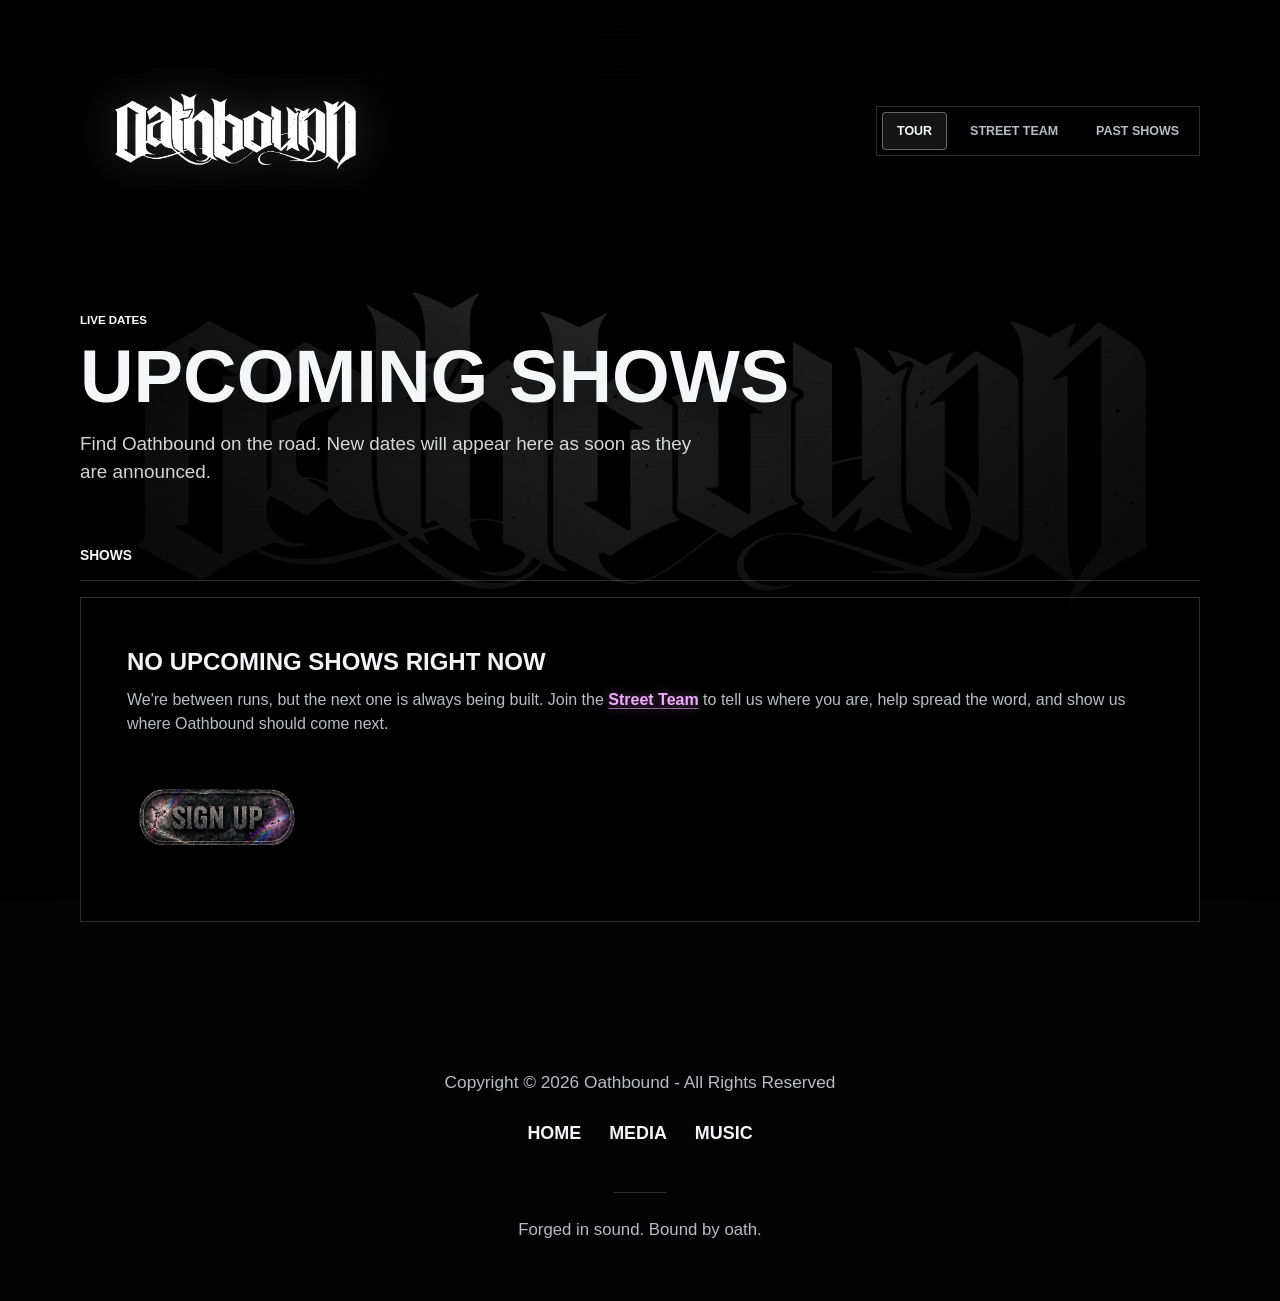
<file: index.html>
﻿<!doctype html>
<html lang="en">
  <head>
    <meta charset="utf-8">
    <meta name="viewport" content="width=device-width, initial-scale=1">
    <title>Oathbound Tour</title>
    <meta name="description" content="Upcoming Oathbound tour dates, tickets, venues, and show details.">
    <link rel="icon" type="image/png" href="assets/favicon.png">
    <link rel="preconnect" href="https://fonts.googleapis.com">
    <link rel="preconnect" href="https://fonts.gstatic.com" crossorigin>
    <link href="https://fonts.googleapis.com/css2?family=Bitcount+Single:wght@100..900&display=swap" rel="stylesheet">
    <link rel="stylesheet" href="styles-active.css?v=20261120-spotify-lineups">
  </head>
  <body data-page="upcoming" data-root=".">
    <video class="background-video" autoplay muted loop playsinline preload="metadata" poster="assets/oathbound-video-poster.png" aria-hidden="true" tabindex="-1">
      <source src="assets/oathbound-background-compressed.mp4" type="video/mp4">
    </video>
    <div class="background-overlay" aria-hidden="true"></div>

    <header class="site-header">
      <p class="tour-window-title" aria-hidden="true">xX PrettySuspect x Oathbound Xx</p>
      <a class="brand" href="https://oathboundband.com" aria-label="Oathbound home">
        <img src="assets/oathbound-logo-white.png" alt="Oathbound">
      </a>
      <nav class="site-nav" aria-label="Main navigation">
        <a href="/" data-nav="upcoming">Tour</a>
        <a href="/street-team/" data-nav="street-team">Street Team</a>
        <a href="/past-shows/" data-nav="past">Past Shows</a>
      </nav>
    </header>

    <main class="site-main">
      <section class="intro" aria-labelledby="page-title">
        <p class="eyebrow">Live Dates</p>
        <h1 id="page-title">Upcoming Shows</h1>
        <p id="page-copy">Find Oathbound on the road. New dates will appear here as soon as they are announced.</p>
        <div class="tour-finder" data-tour-finder hidden>
          <button class="prismatic-button prismatic-button--nearest tour-finder__button" type="button" data-find-nearest-show aria-label="Find nearest show">
            <img src="assets/icons/buttons/300x169/nearest-show-300x169.png" alt="Find nearest show">
          </button>
          <p class="tour-finder__status" data-tour-finder-status aria-live="polite"></p>
        </div>
      </section>

      <section class="shows-shell" aria-labelledby="shows-heading">
        <div class="section-heading">
          <h2 id="shows-heading">Shows</h2>
          <p id="show-count" aria-live="polite"></p>
        </div>
        <div id="shows-list" class="shows-list" aria-live="polite"></div>
      </section>
    </main>

    <template id="show-card-template">
      <article class="show-card">
        <time class="show-date">
          <span class="show-month"></span>
          <span class="show-day"></span>
          <span class="show-year"></span>
        </time>
        <div class="show-details">
          <p class="show-status"></p>
          <div class="show-flags"></div>
          <div class="show-title-row">
            <div>
              <h3 class="show-venue"></h3>
              <p class="show-location"></p>
            </div>
            <div class="show-age"></div>
          </div>
          <p class="show-time"></p>
          <div class="show-primary-actions"></div>
          <p class="show-lineup"></p>
          <p class="show-notes"></p>
        </div>
        <div class="show-actions"></div>
      </article>
    </template>

    <footer class="site-footer">
      <p class="footer-copy">Copyright &copy; 2026 Oathbound - All Rights Reserved</p>
      <nav class="footer-nav" aria-label="Oathbound links">
        <a href="https://oathboundband.com">Home</a>
        <a href="https://oathboundband.com/media">Media</a>
        <a href="https://oathboundband.com/music">Music</a>
      </nav>
      <div class="footer-rule" aria-hidden="true"></div>
      <p class="footer-tagline">Forged in sound. Bound by oath.</p>
    </footer>

    <script src="tour-campaign.js?v=20260712-campaigns" defer></script>
    <script src="analytics.js?v=20260531-ga4" defer></script>
    <script src="site-ui-active.js" defer></script>
    <script src="script-expanded-track-embeds.js?v=20261120-shared-lineup-music" defer></script>
  </body>
</html>
</file>
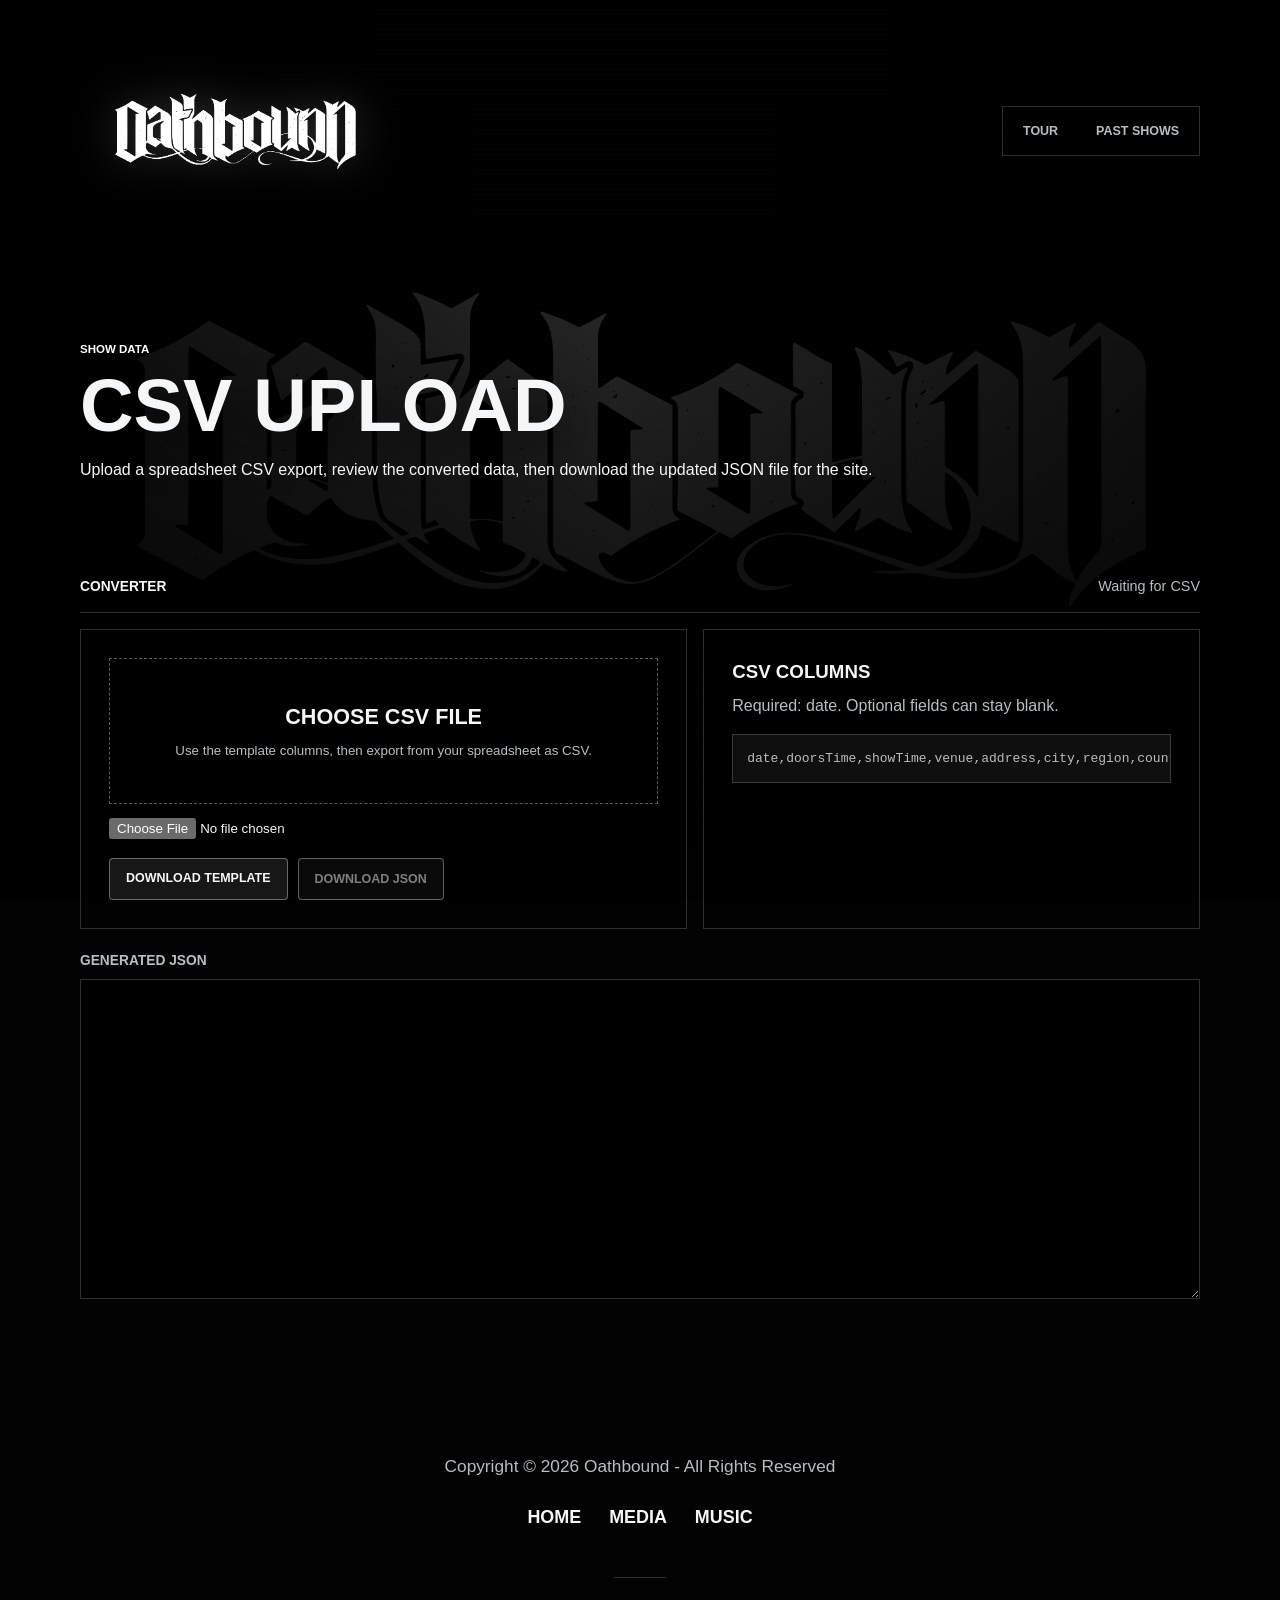
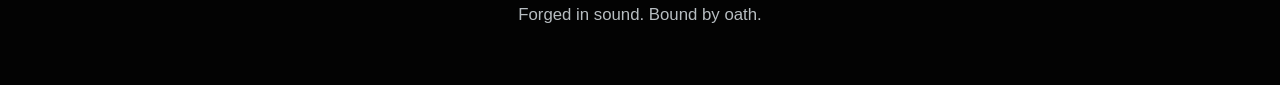
<file: admin/index.html>
﻿<!doctype html>
<html lang="en">
  <head>
    <meta charset="utf-8">
    <meta name="viewport" content="width=device-width, initial-scale=1">
    <title>Oathbound Show CSV Upload</title>
    <meta name="description" content="Convert an Oathbound show CSV export into the site shows.json file.">
    <link rel="icon" type="image/png" href="../assets/favicon.png">
    <link rel="stylesheet" href="../styles.css">
  </head>
  <body data-page="admin" data-root="..">
    <video class="background-video" autoplay muted loop playsinline preload="metadata" poster="../assets/oathbound-video-poster.png" aria-hidden="true" tabindex="-1">
      <source src="../assets/oathbound-background-compressed.mp4" type="video/mp4">
    </video>
    <div class="background-overlay" aria-hidden="true"></div>

    <header class="site-header">
      <a class="brand" href="https://oathboundband.com" aria-label="Oathbound home">
        <img src="../assets/oathbound-logo-white.png" alt="Oathbound">
      </a>
      <nav class="site-nav" aria-label="Main navigation">
        <a href="/" data-nav="upcoming">Tour</a>
        <a href="/past-shows/" data-nav="past">Past Shows</a>
      </nav>
    </header>

    <main class="site-main">
      <section class="intro" aria-labelledby="page-title">
        <p class="eyebrow">Show Data</p>
        <h1 id="page-title">CSV Upload</h1>
        <p>Upload a spreadsheet CSV export, review the converted data, then download the updated JSON file for the site.</p>
      </section>

      <section class="tool-shell" aria-labelledby="upload-heading">
        <div class="section-heading">
          <h2 id="upload-heading">Converter</h2>
          <p id="upload-status" aria-live="polite">Waiting for CSV</p>
        </div>

        <div class="upload-grid">
          <form class="upload-panel" id="csv-form">
            <label class="upload-drop" for="csv-file">
              <span>Choose CSV File</span>
              <small>Use the template columns, then export from your spreadsheet as CSV.</small>
            </label>
            <input id="csv-file" name="csv-file" type="file" accept=".csv,text/csv">
            <div class="tool-actions">
              <a class="button" href="../data/shows-template.csv" download>Download Template</a>
              <button class="button" id="download-json" type="button" disabled>Download JSON</button>
            </div>
          </form>

          <div class="field-guide">
            <h3>CSV Columns</h3>
            <p>Required: date. Optional fields can stay blank.</p>
            <code>date,doorsTime,showTime,venue,address,city,region,country,lineup,status,ageRestriction,ticketUrl,ticketLabel,infoUrl,infoLabel,notes</code>
          </div>
        </div>

        <div id="csv-errors" class="message-list" aria-live="polite"></div>

        <label class="preview-label" for="json-preview">Generated JSON</label>
        <textarea id="json-preview" class="json-preview" spellcheck="false" readonly></textarea>
      </section>
    </main>

    <footer class="site-footer">
      <p class="footer-copy">Copyright &copy; 2026 Oathbound - All Rights Reserved</p>
      <nav class="footer-nav" aria-label="Oathbound links">
        <a href="https://oathboundband.com">Home</a>
        <a href="https://oathboundband.com/media">Media</a>
        <a href="https://oathboundband.com/music">Music</a>
      </nav>
      <div class="footer-rule" aria-hidden="true"></div>
      <p class="footer-tagline">Forged in sound. Bound by oath.</p>
    </footer>

    <script src="../site-ui.js" defer></script>
    <script src="../csv-upload.js?v=2" defer></script>
  </body>
</html>
</file>
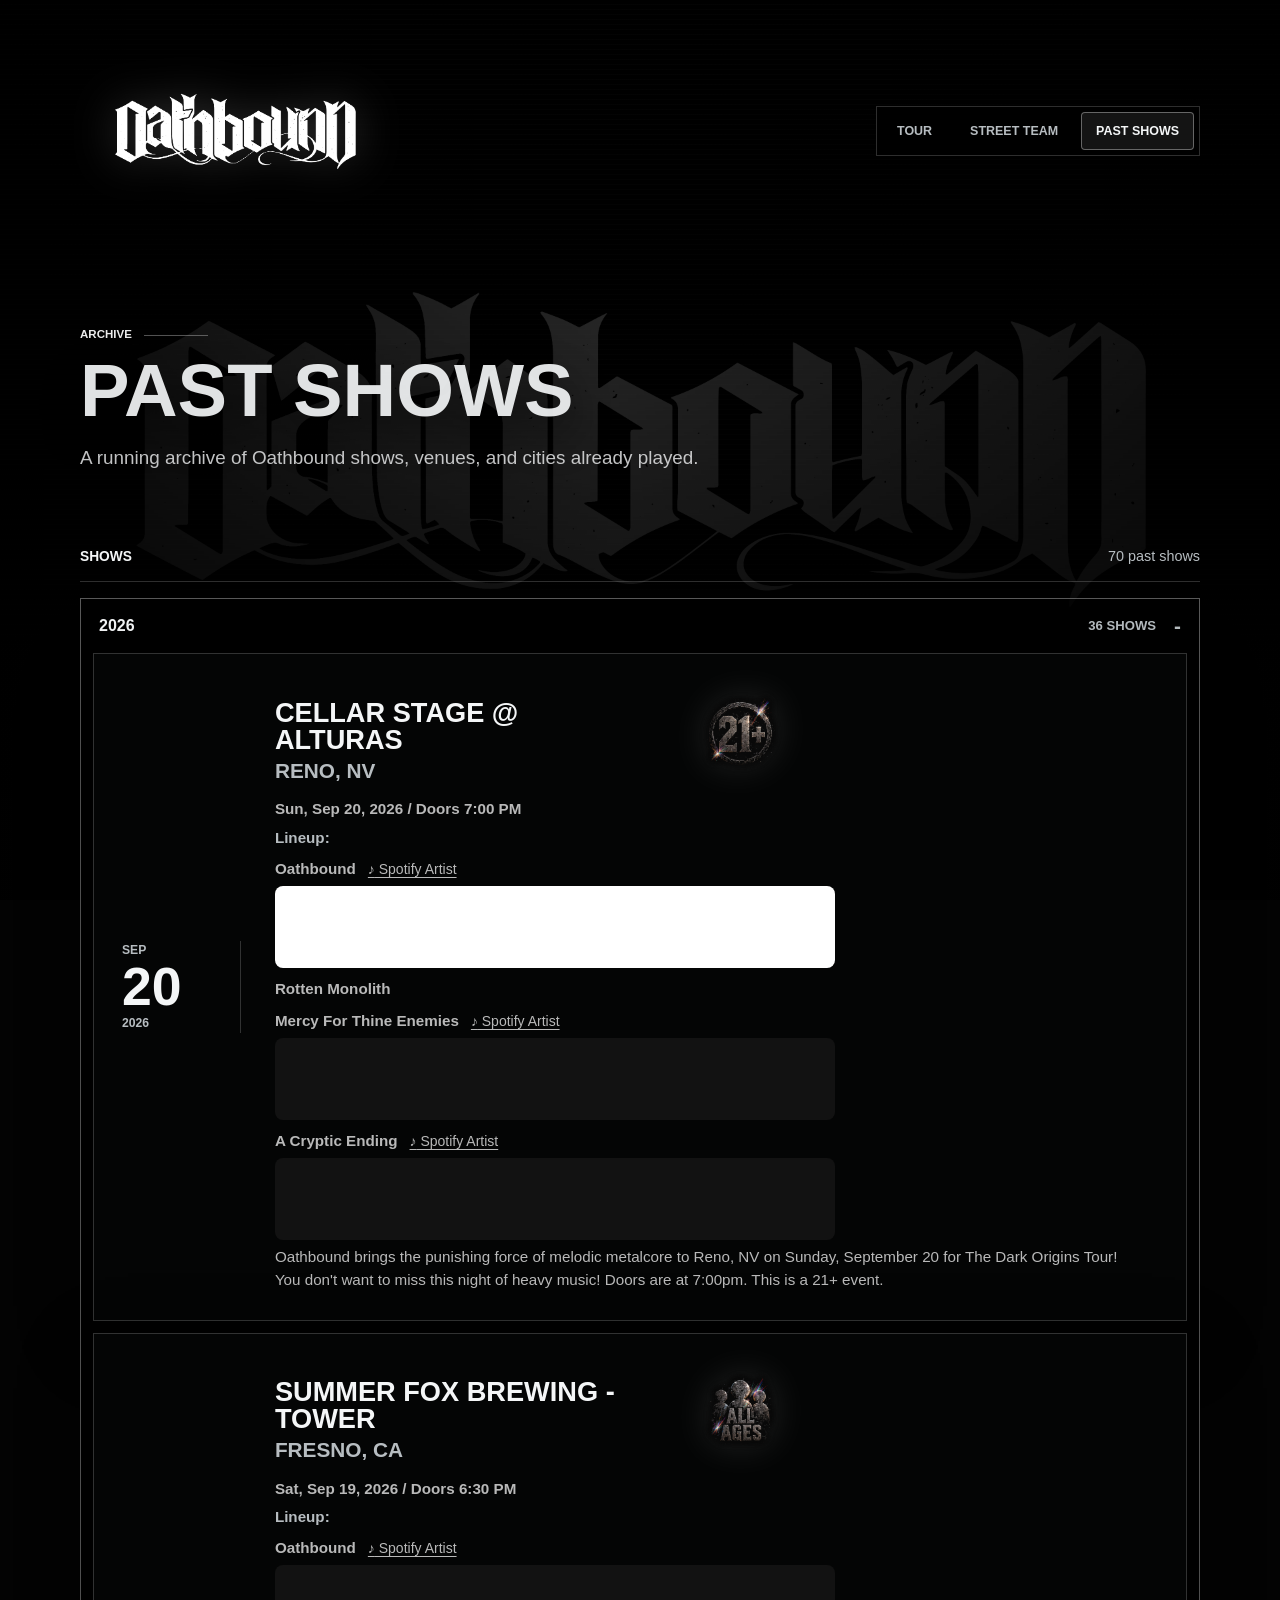
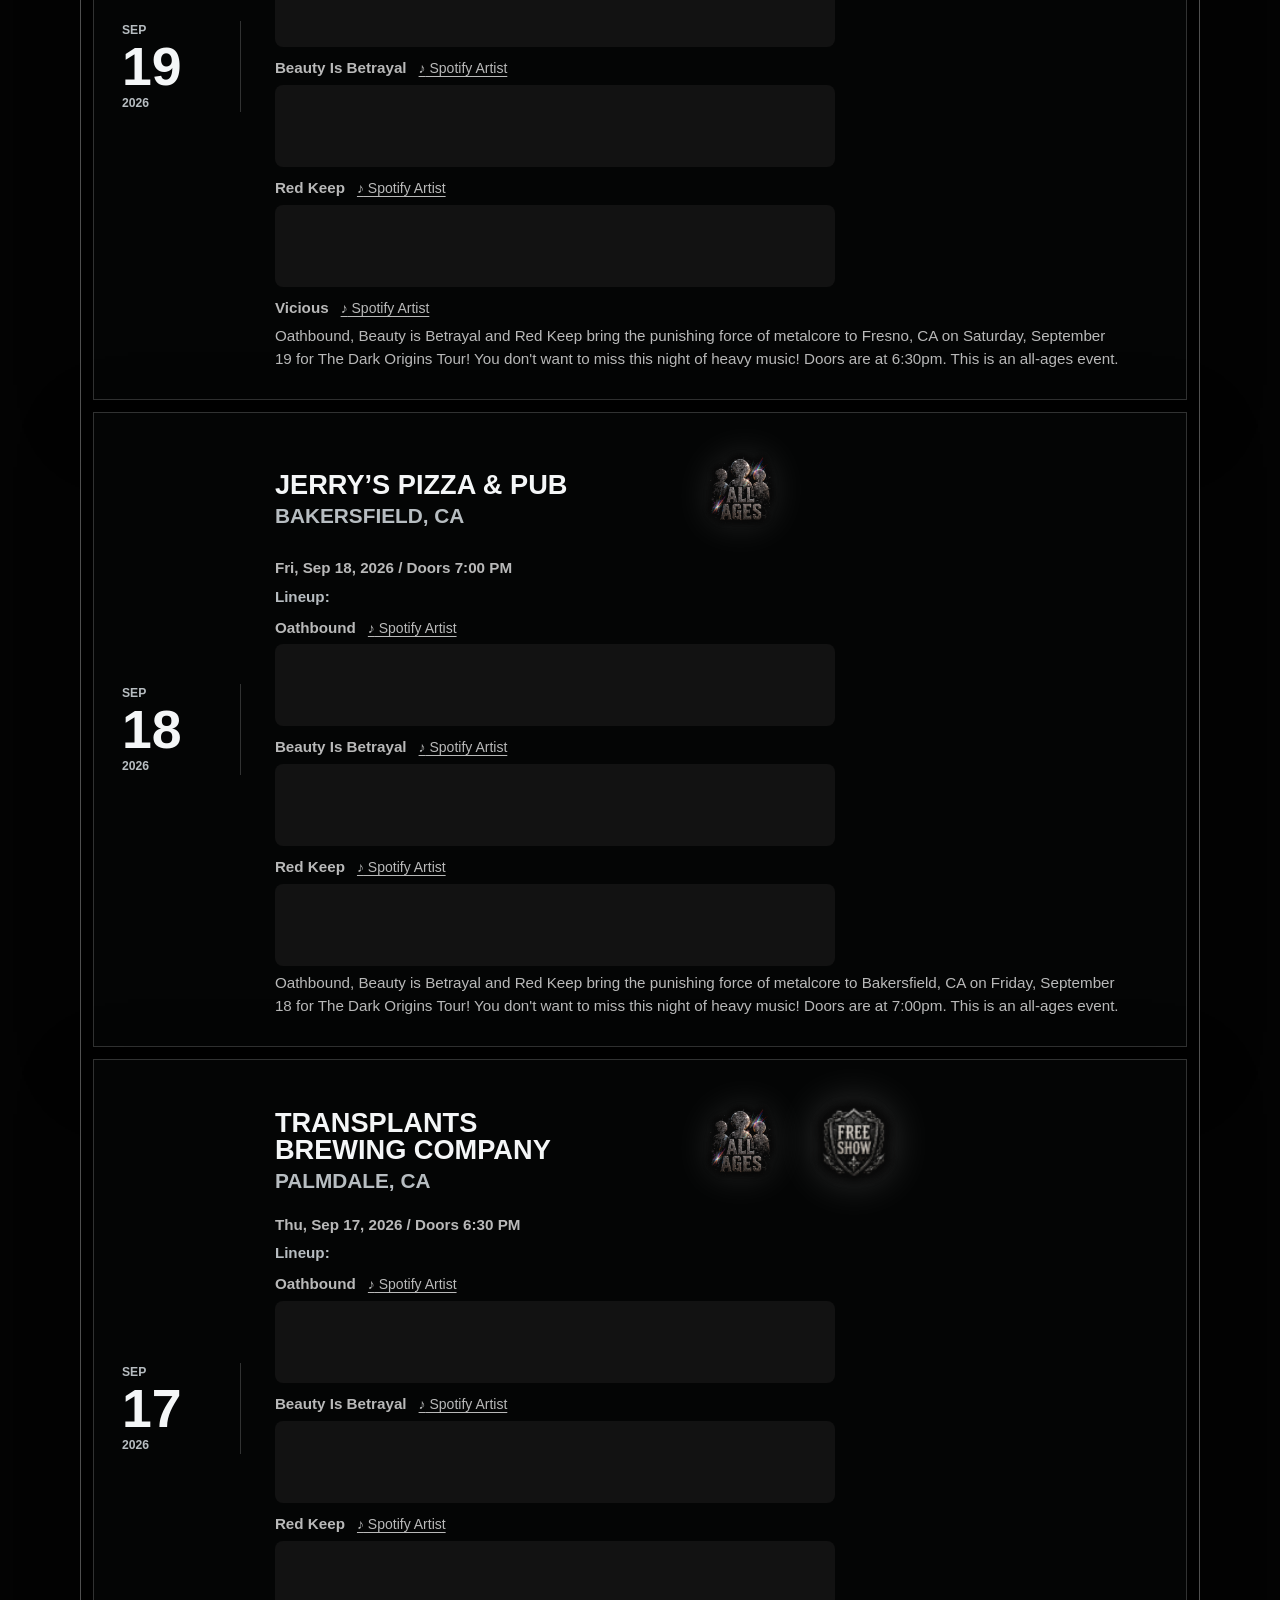
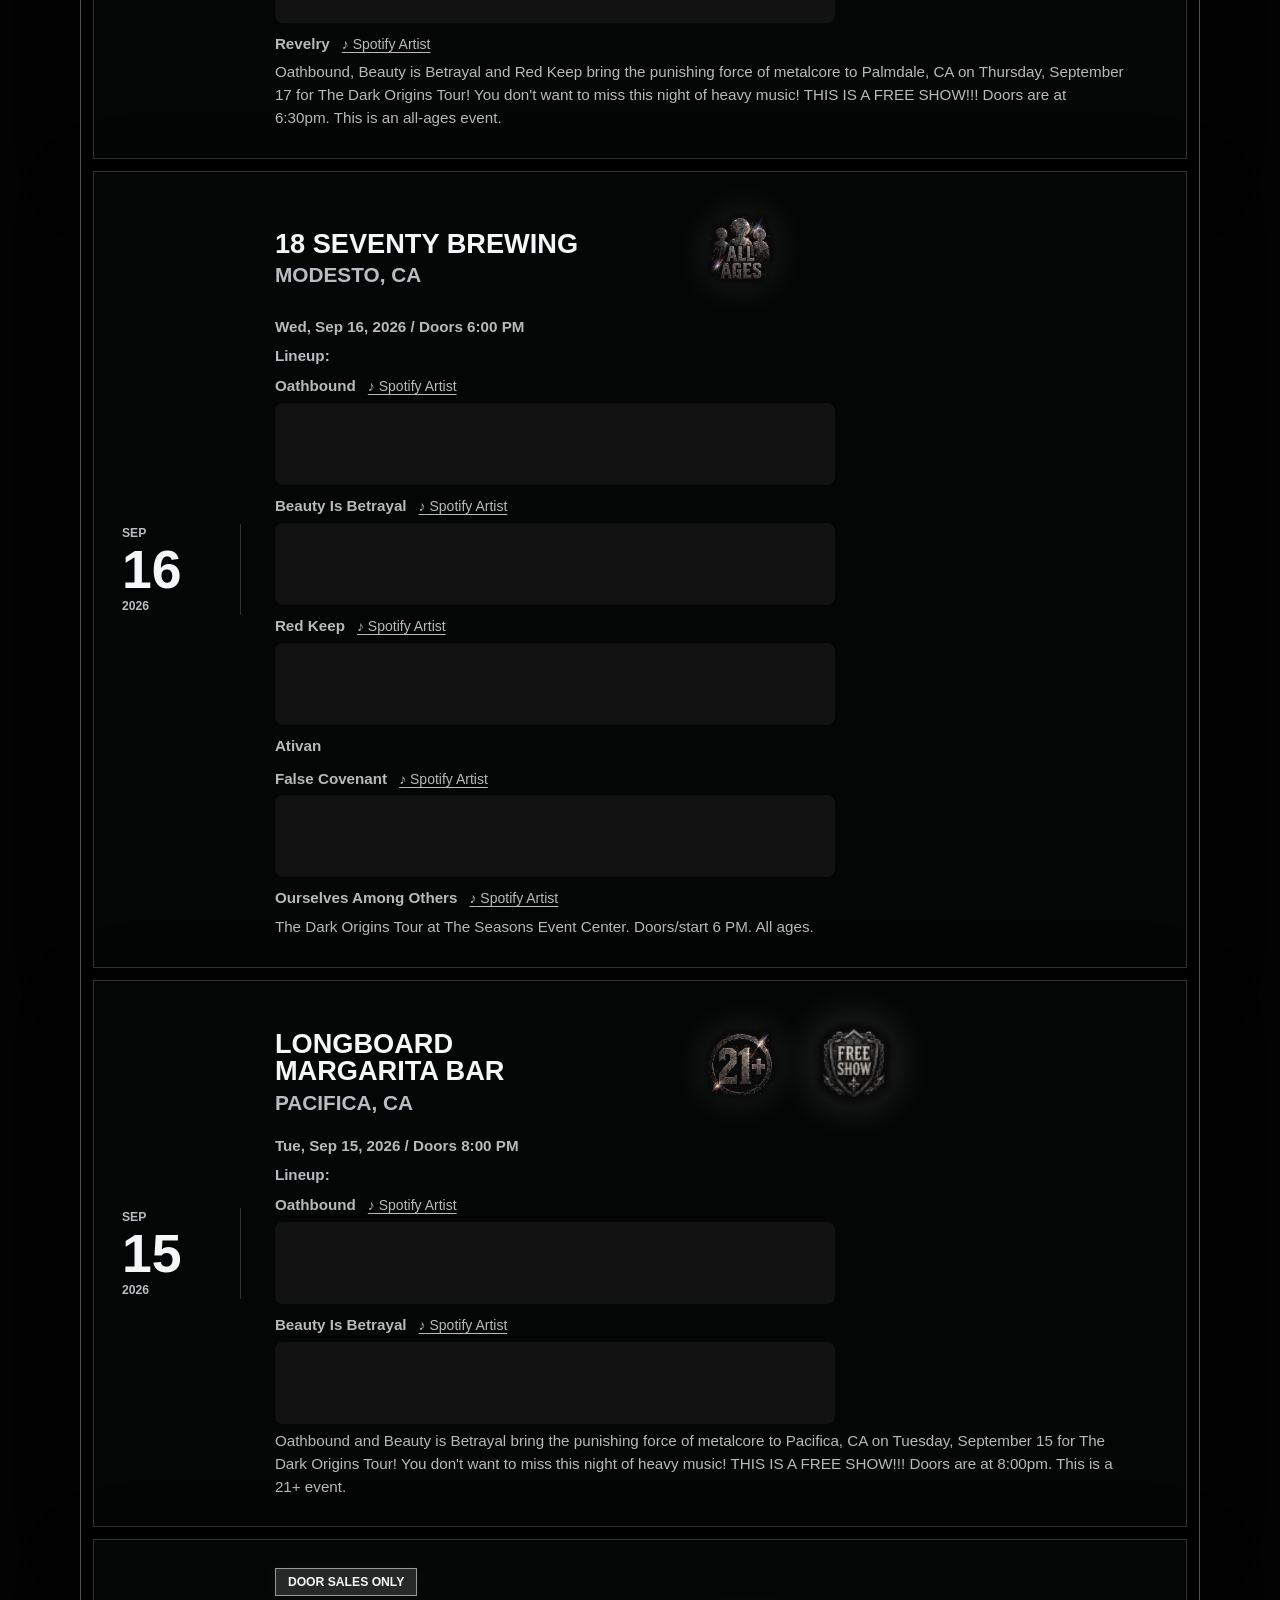
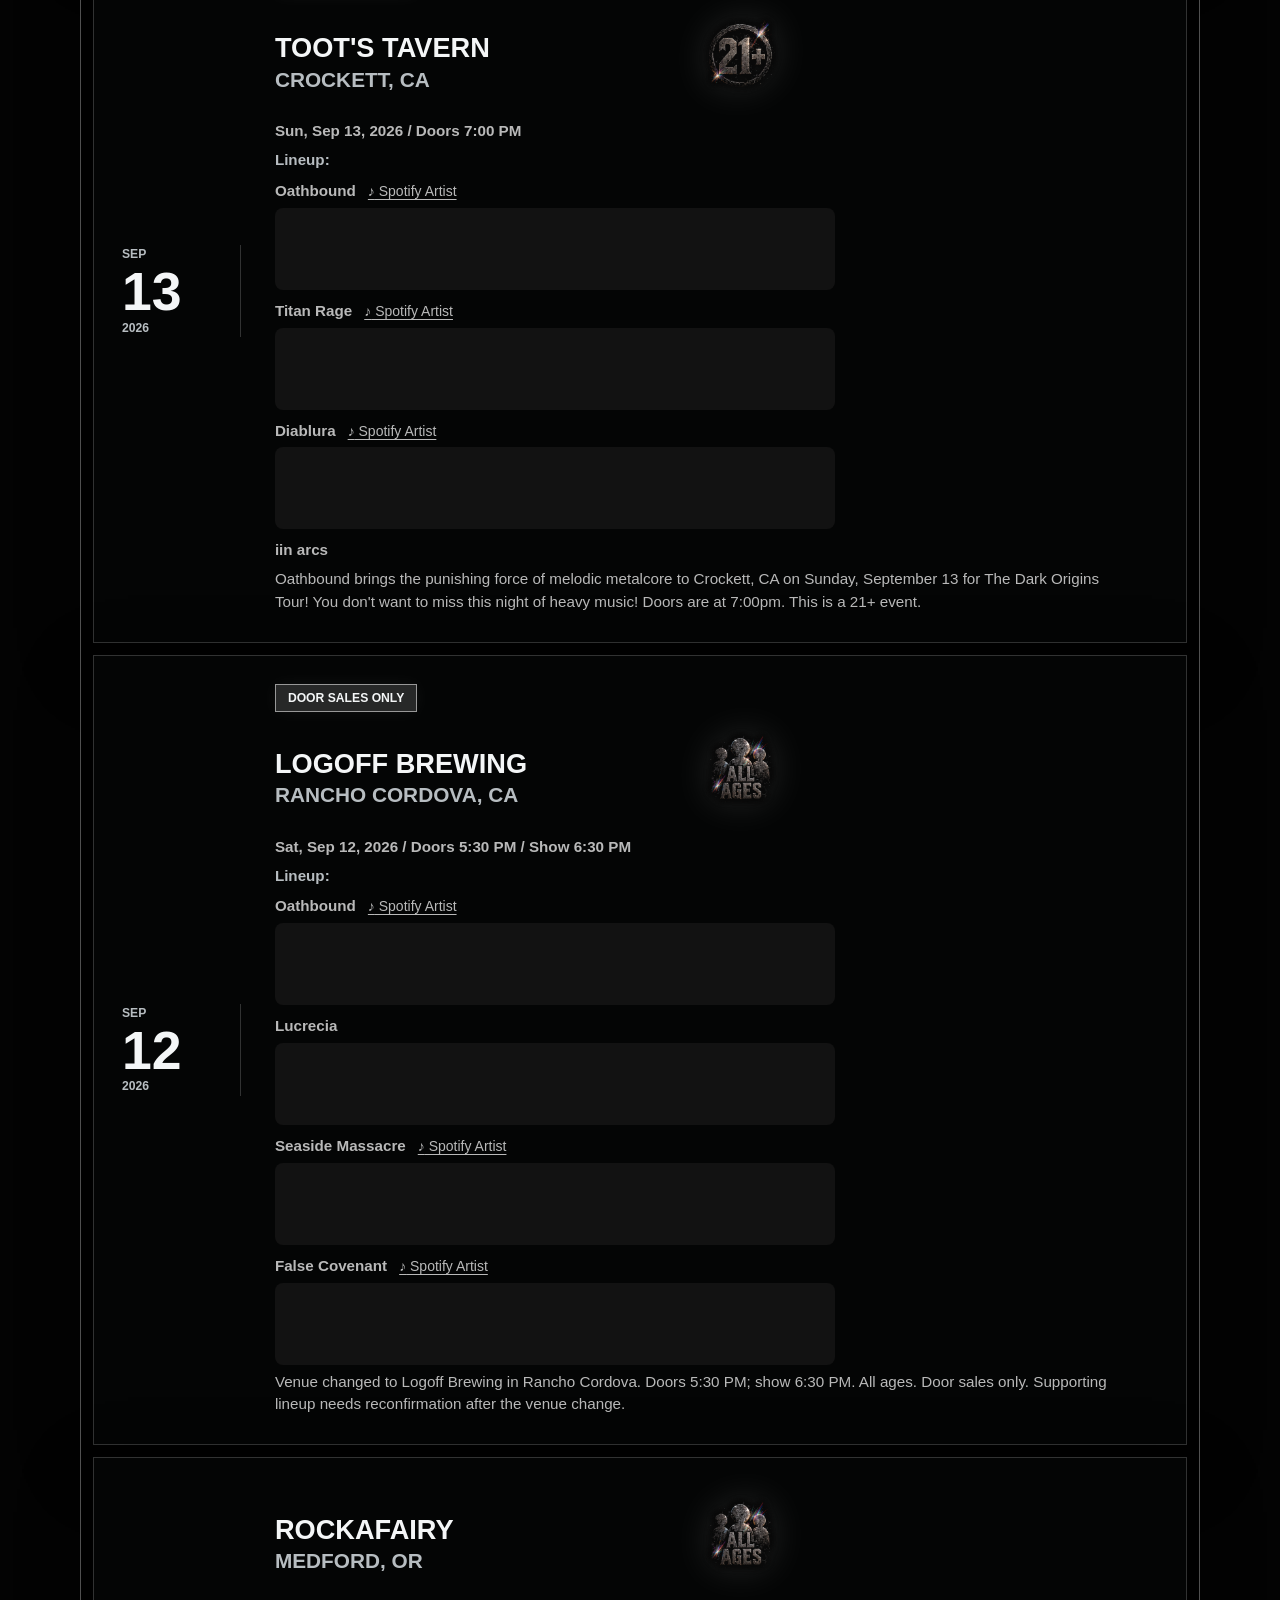
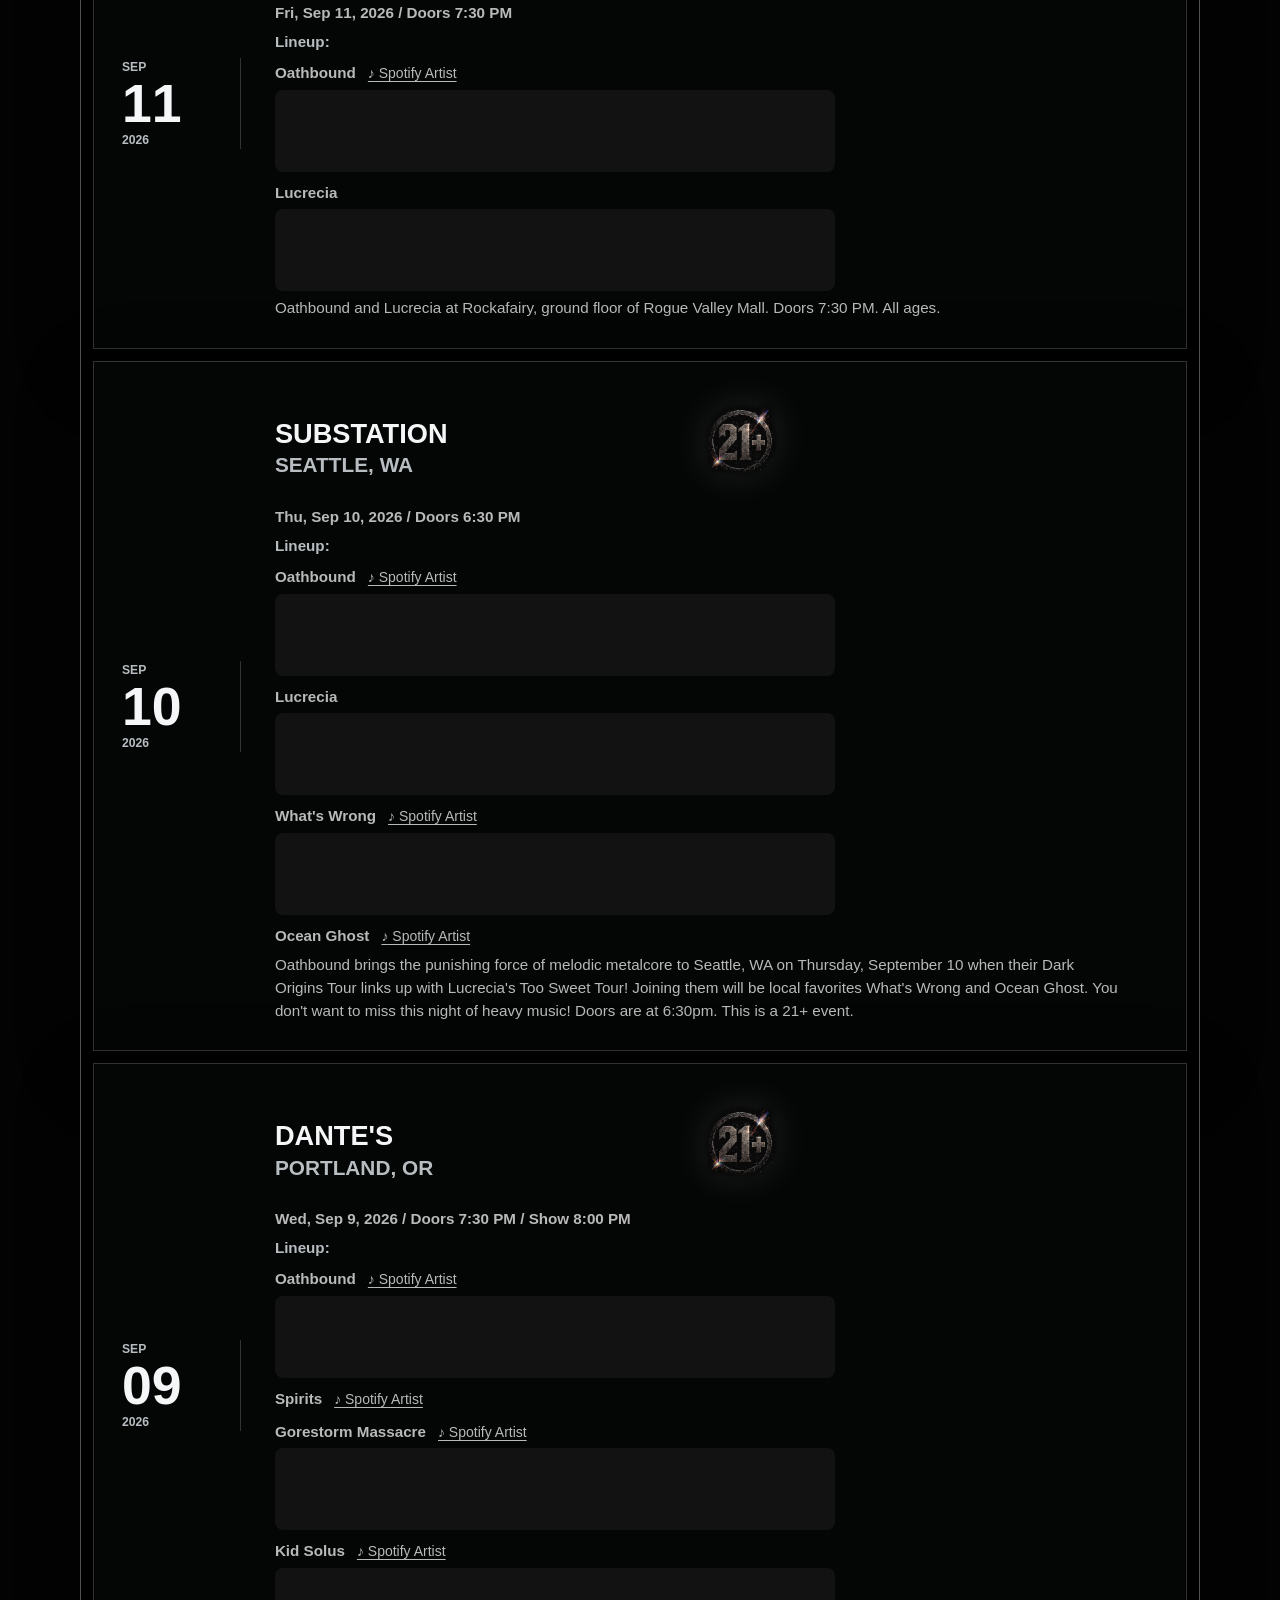
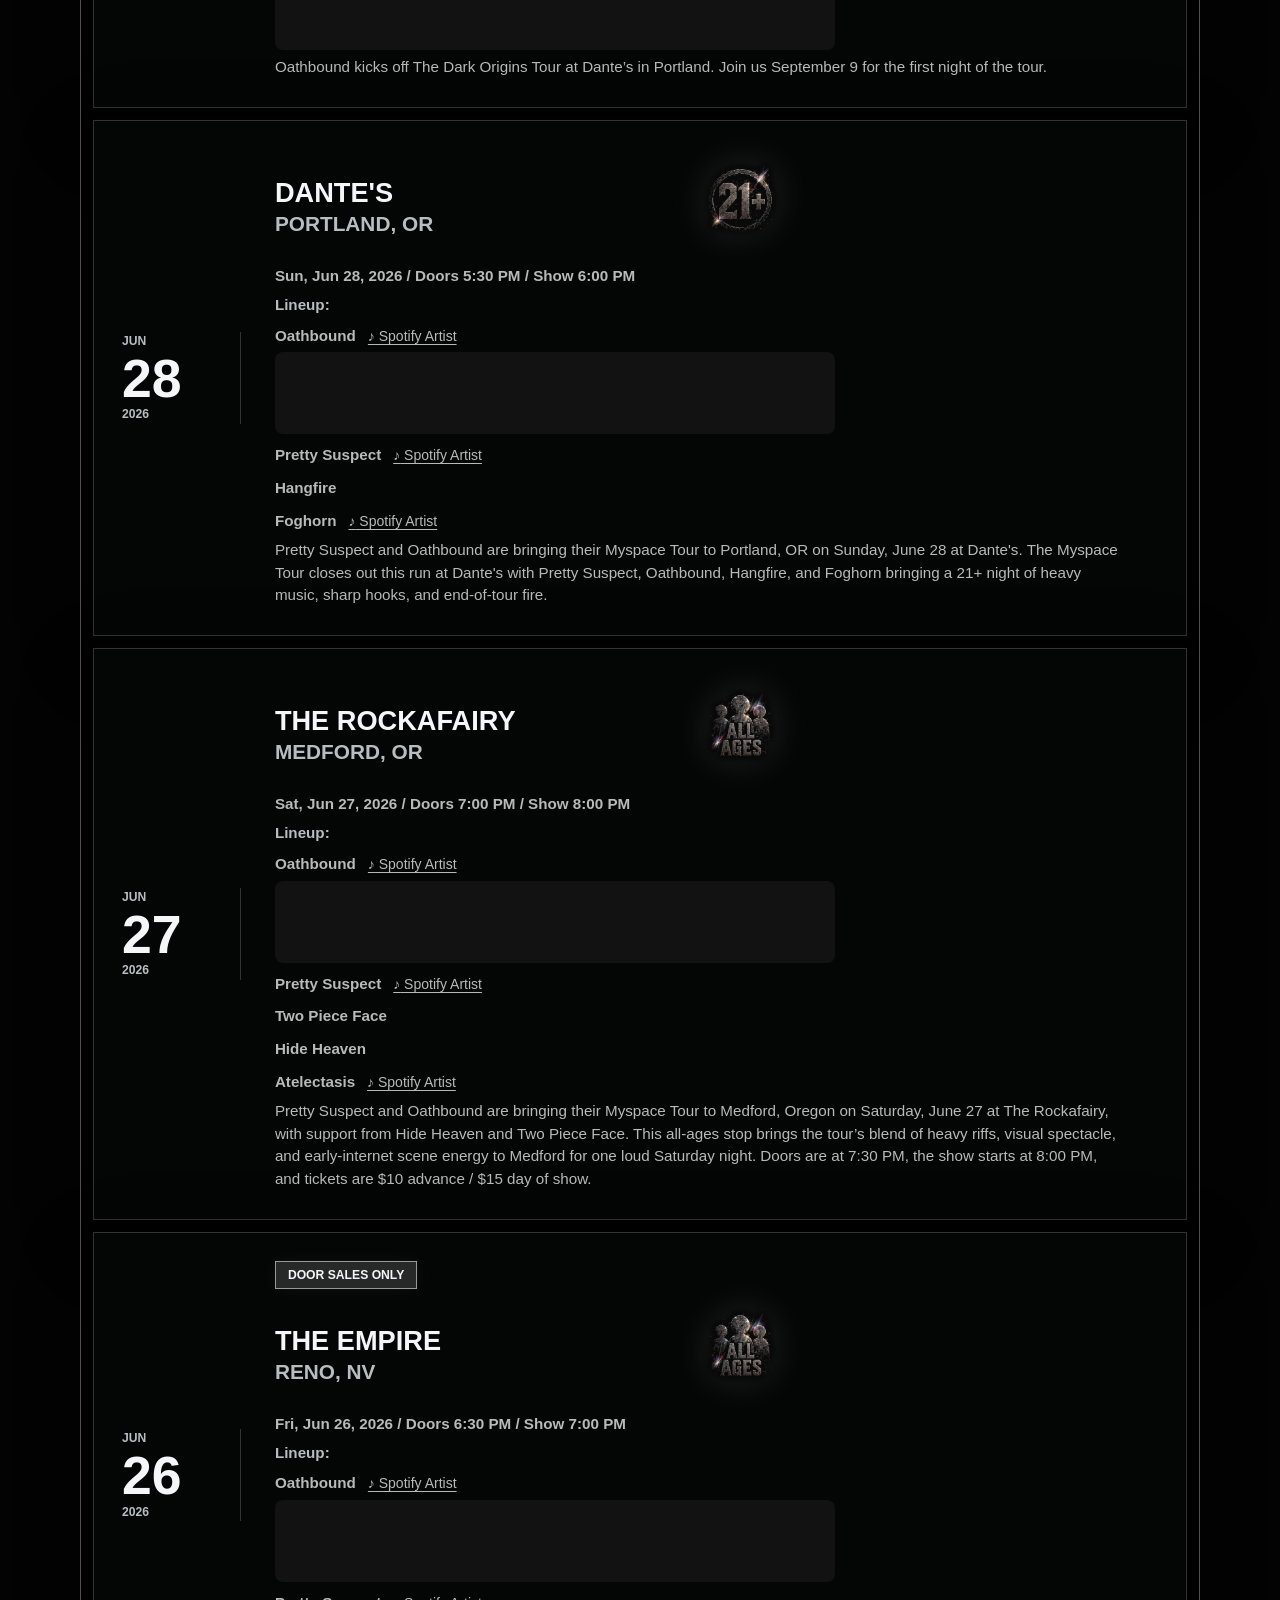
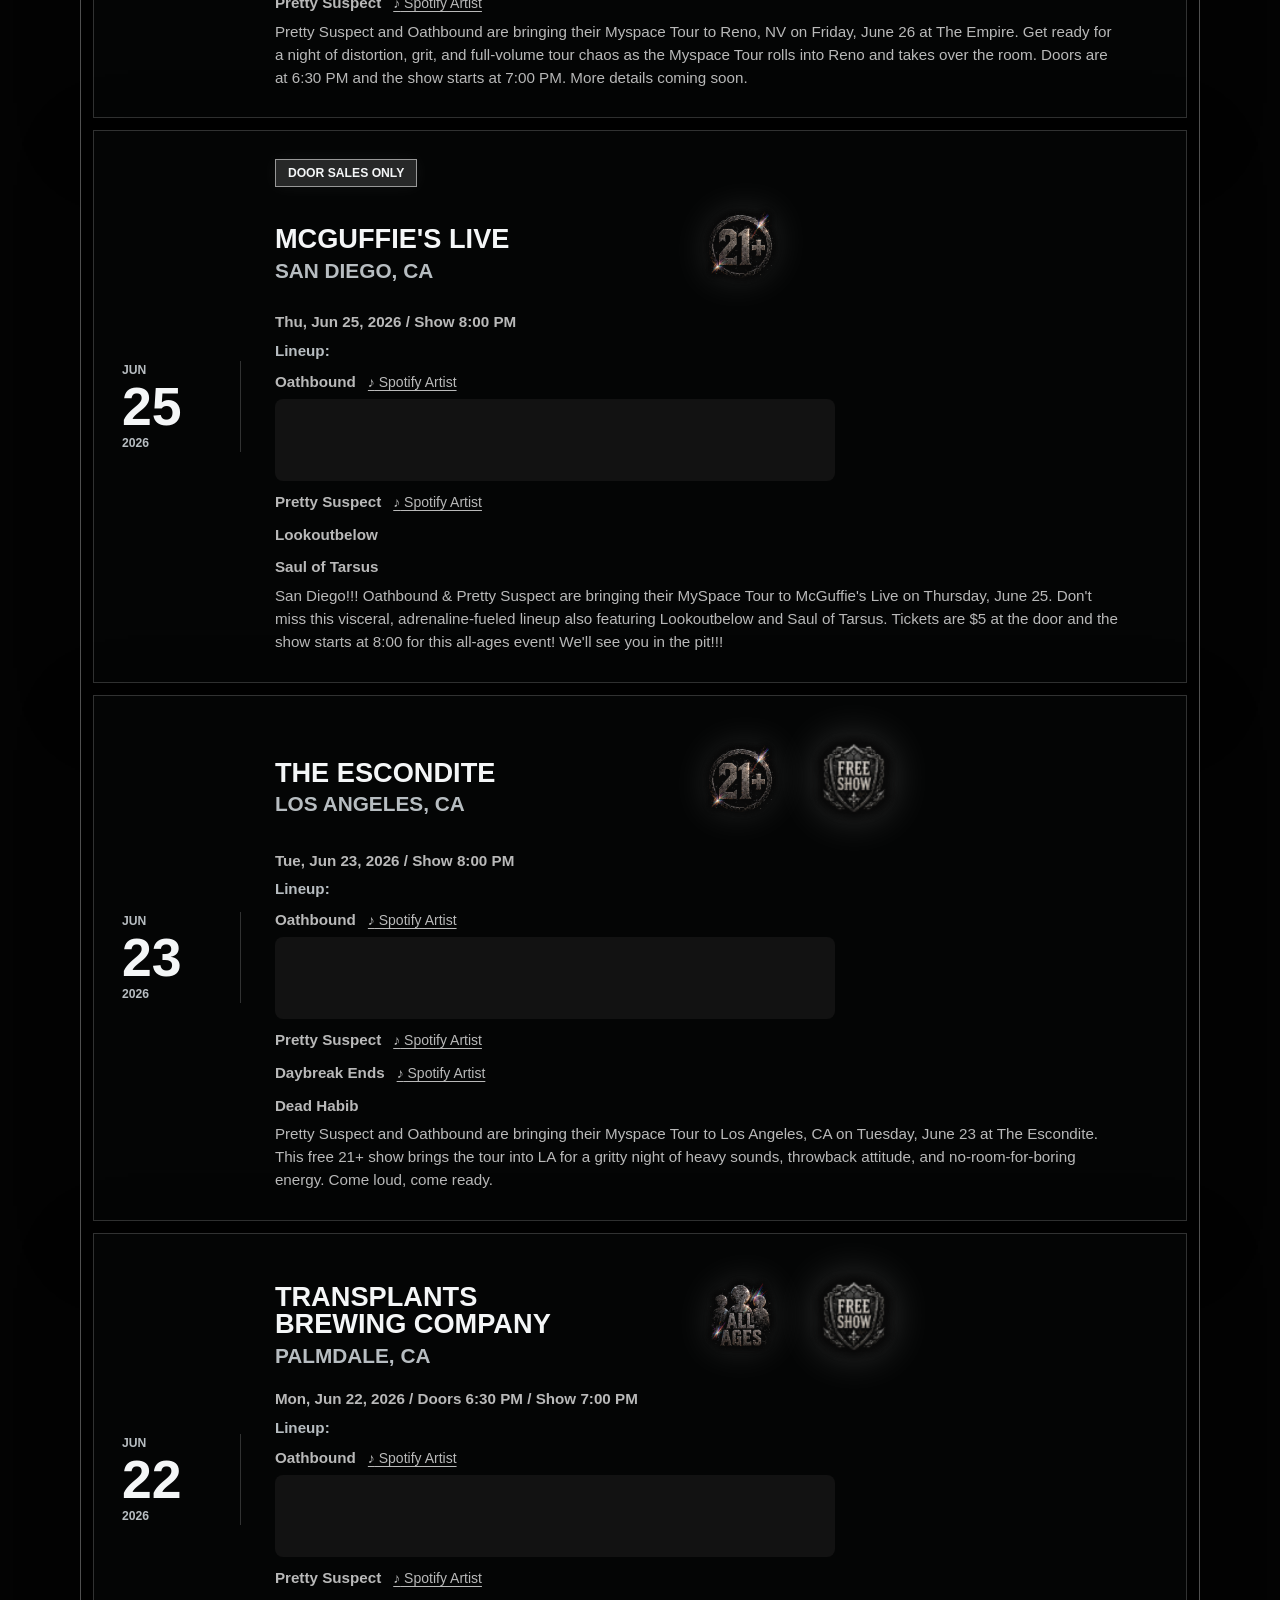
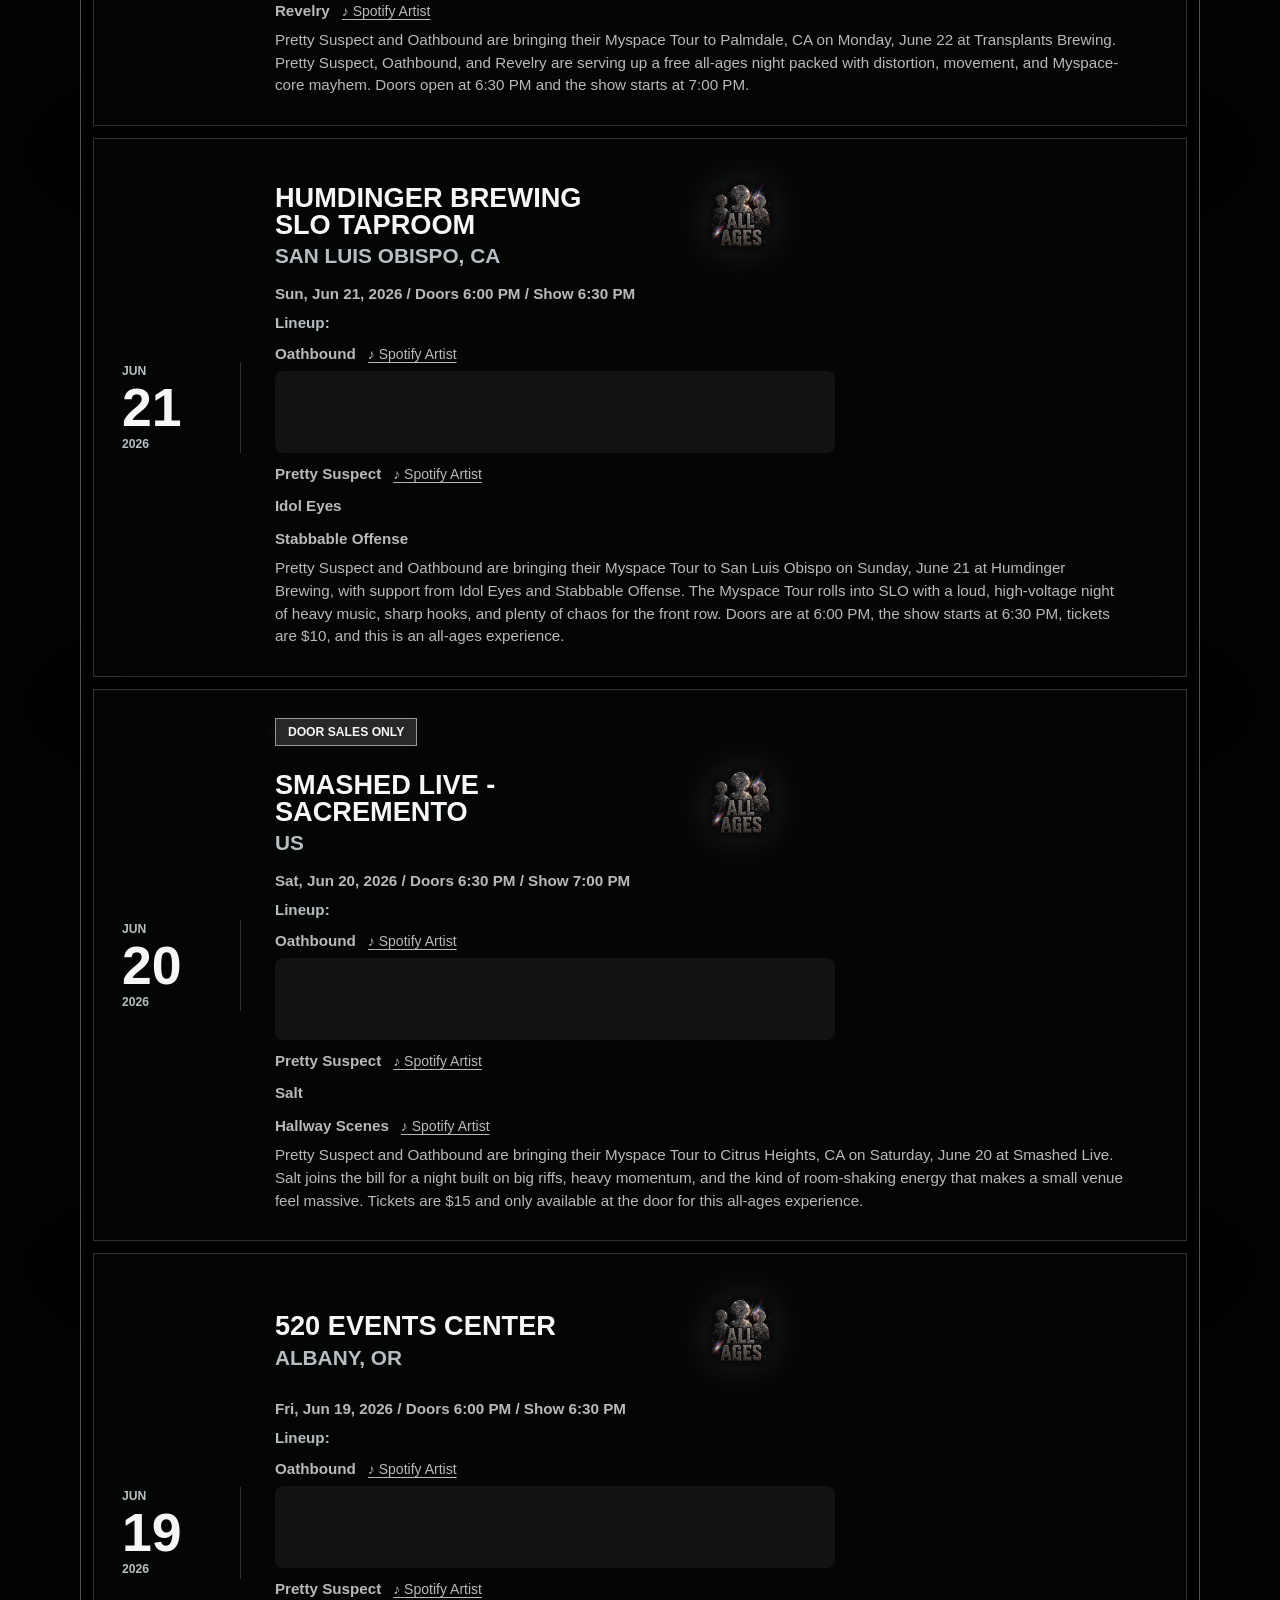
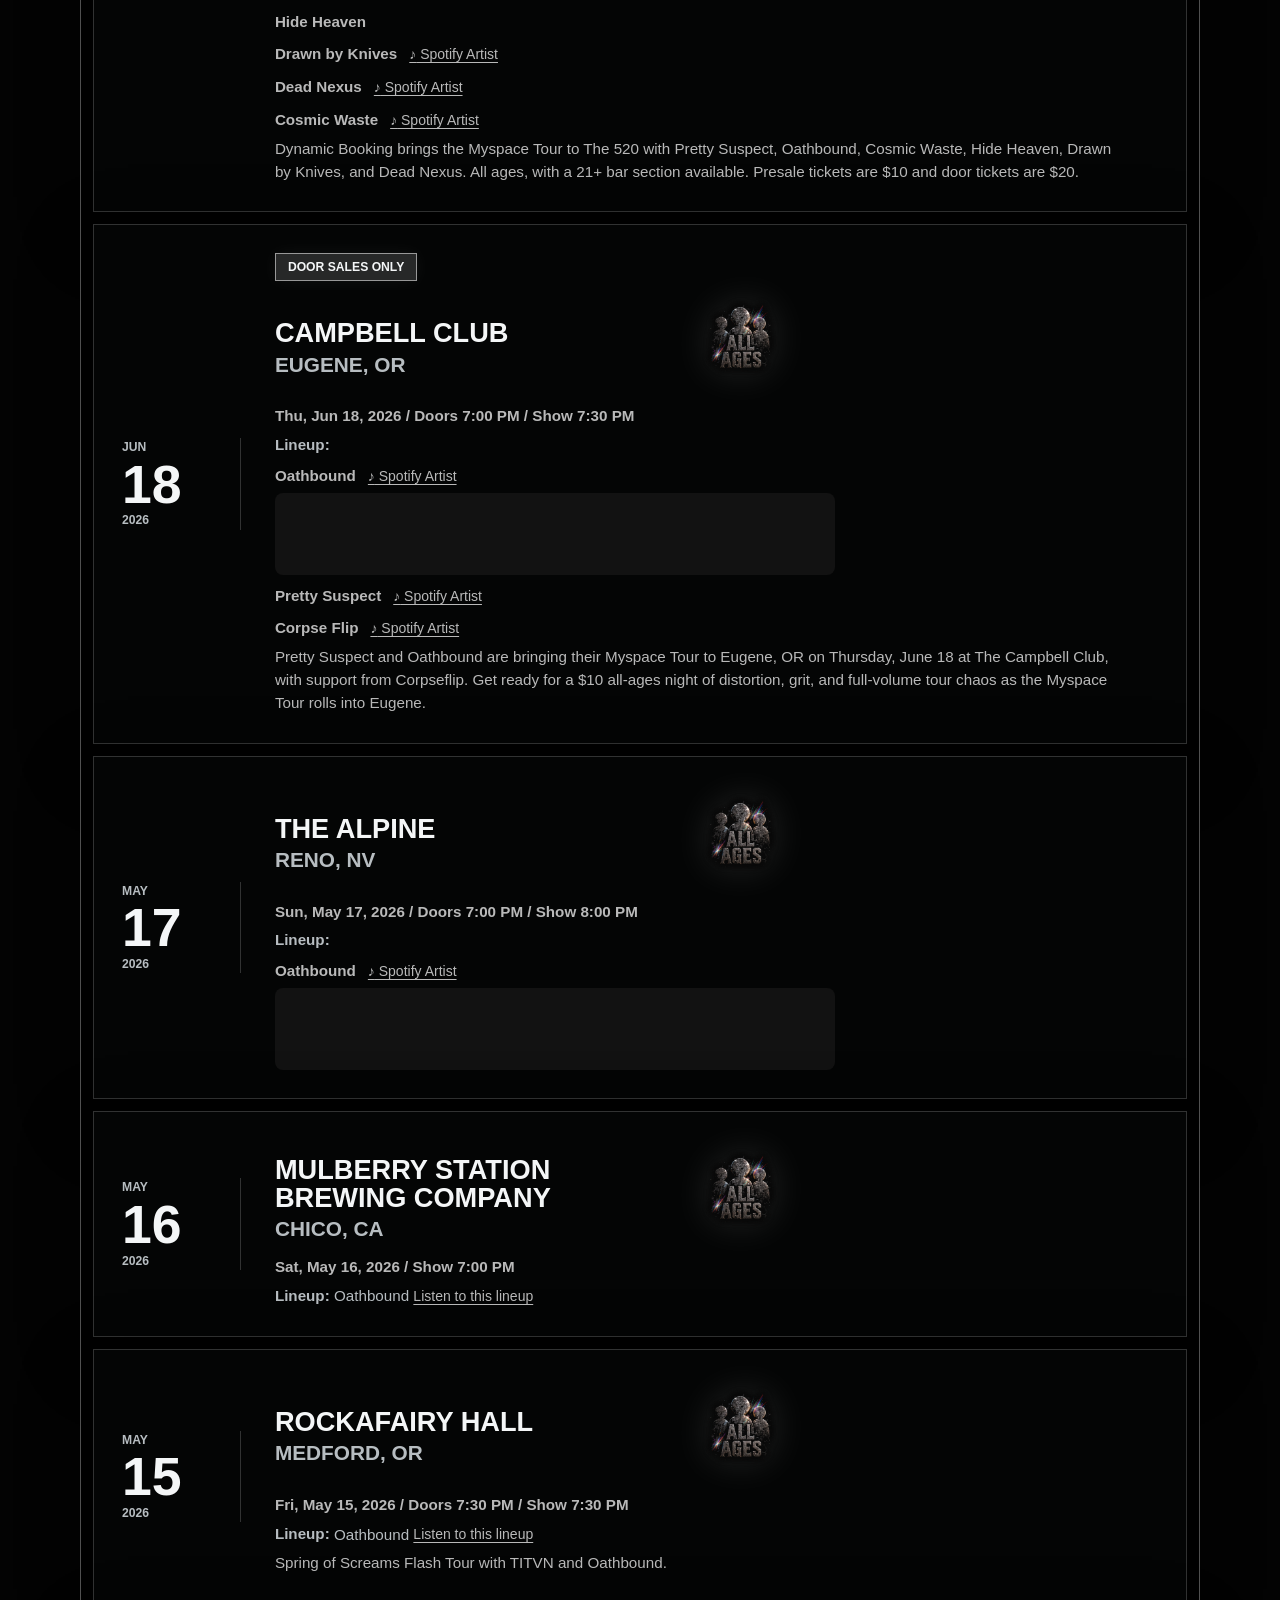
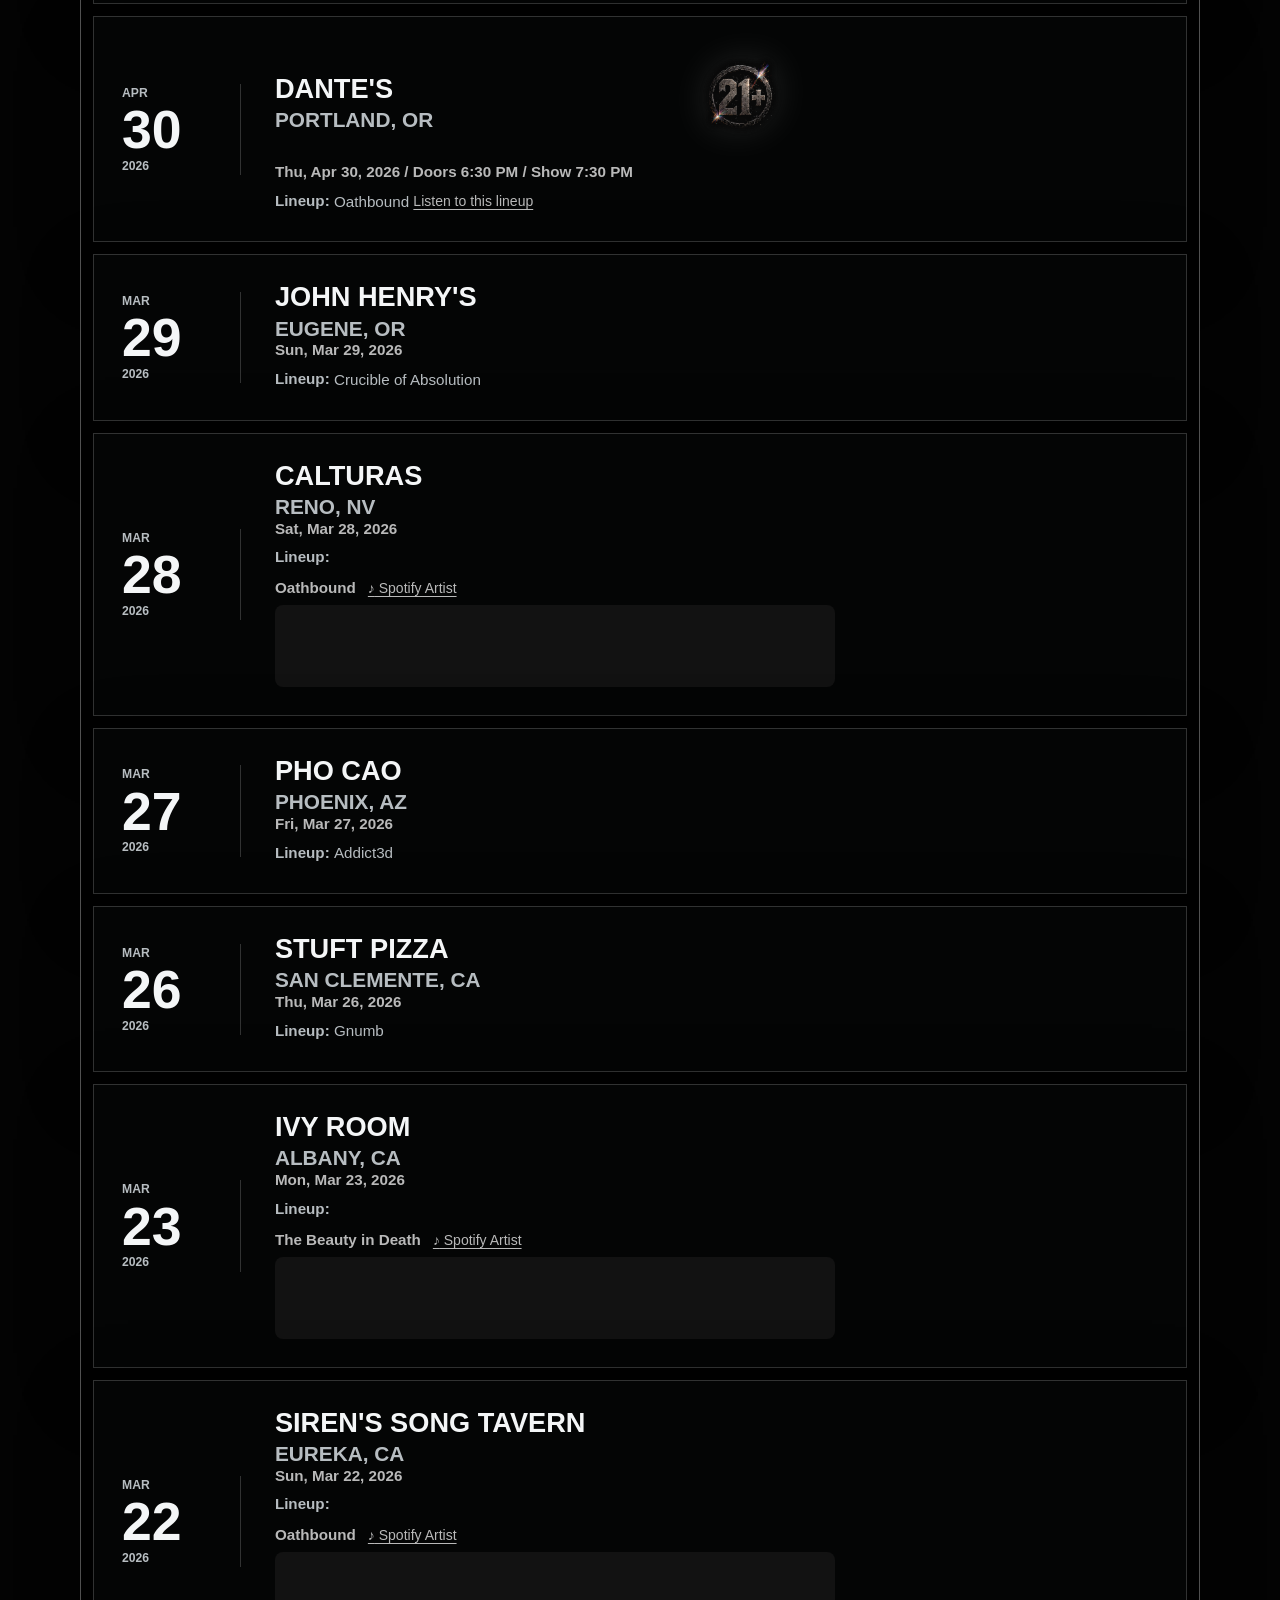
<file: past-shows/index.html>
﻿<!doctype html>
<html lang="en">
  <head>
    <meta charset="utf-8">
    <meta name="viewport" content="width=device-width, initial-scale=1">
    <title>Past Oathbound Shows</title>
    <meta name="description" content="Past Oathbound show dates, venues, and cities.">
    <link rel="icon" type="image/png" href="../assets/favicon.png">
    <link rel="stylesheet" href="../styles-active.css?v=20261120-spotify-lineups">
  </head>
  <body data-page="past" data-root="..">
    <video class="background-video" autoplay muted loop playsinline preload="metadata" poster="../assets/oathbound-video-poster.png" aria-hidden="true" tabindex="-1">
      <source src="../assets/oathbound-background-compressed.mp4" type="video/mp4">
    </video>
    <div class="background-overlay" aria-hidden="true"></div>

    <header class="site-header">
      <a class="brand" href="https://oathboundband.com" aria-label="Oathbound home">
        <img src="../assets/oathbound-logo-white.png" alt="Oathbound">
      </a>
      <nav class="site-nav" aria-label="Main navigation">
        <a href="/" data-nav="upcoming">Tour</a>
        <a href="/street-team/" data-nav="street-team">Street Team</a>
        <a href="/past-shows/" data-nav="past">Past Shows</a>
      </nav>
    </header>

    <main class="site-main">
      <section class="intro" aria-labelledby="page-title">
        <p class="eyebrow">Archive</p>
        <h1 id="page-title">Past Shows</h1>
        <p id="page-copy">A running archive of Oathbound shows, venues, and cities already played.</p>
      </section>

      <section class="shows-shell" aria-labelledby="shows-heading">
        <div class="section-heading">
          <h2 id="shows-heading">Shows</h2>
          <p id="show-count" aria-live="polite"></p>
        </div>
        <div id="shows-list" class="shows-list" aria-live="polite"></div>
      </section>
    </main>

    <template id="show-card-template">
      <article class="show-card">
        <time class="show-date">
          <span class="show-month"></span>
          <span class="show-day"></span>
          <span class="show-year"></span>
        </time>
        <div class="show-details">
          <p class="show-status"></p>
          <div class="show-flags"></div>
          <div class="show-title-row">
            <div>
              <h3 class="show-venue"></h3>
              <p class="show-location"></p>
            </div>
            <div class="show-age"></div>
          </div>
          <p class="show-time"></p>
          <p class="show-lineup"></p>
          <p class="show-notes"></p>
        </div>
        <div class="show-actions"></div>
      </article>
    </template>

    <footer class="site-footer">
      <p class="footer-copy">Copyright &copy; 2026 Oathbound - All Rights Reserved</p>
      <nav class="footer-nav" aria-label="Oathbound links">
        <a href="https://oathboundband.com">Home</a>
        <a href="https://oathboundband.com/media">Media</a>
        <a href="https://oathboundband.com/music">Music</a>
      </nav>
      <div class="footer-rule" aria-hidden="true"></div>
      <p class="footer-tagline">Forged in sound. Bound by oath.</p>
    </footer>

    <script src="../analytics.js?v=20260531-ga4" defer></script>
    <script src="../site-ui-active.js" defer></script>
    <script src="../script-expanded-track-embeds.js?v=20261120-shared-lineup-music" defer></script>
  </body>
</html>
</file>
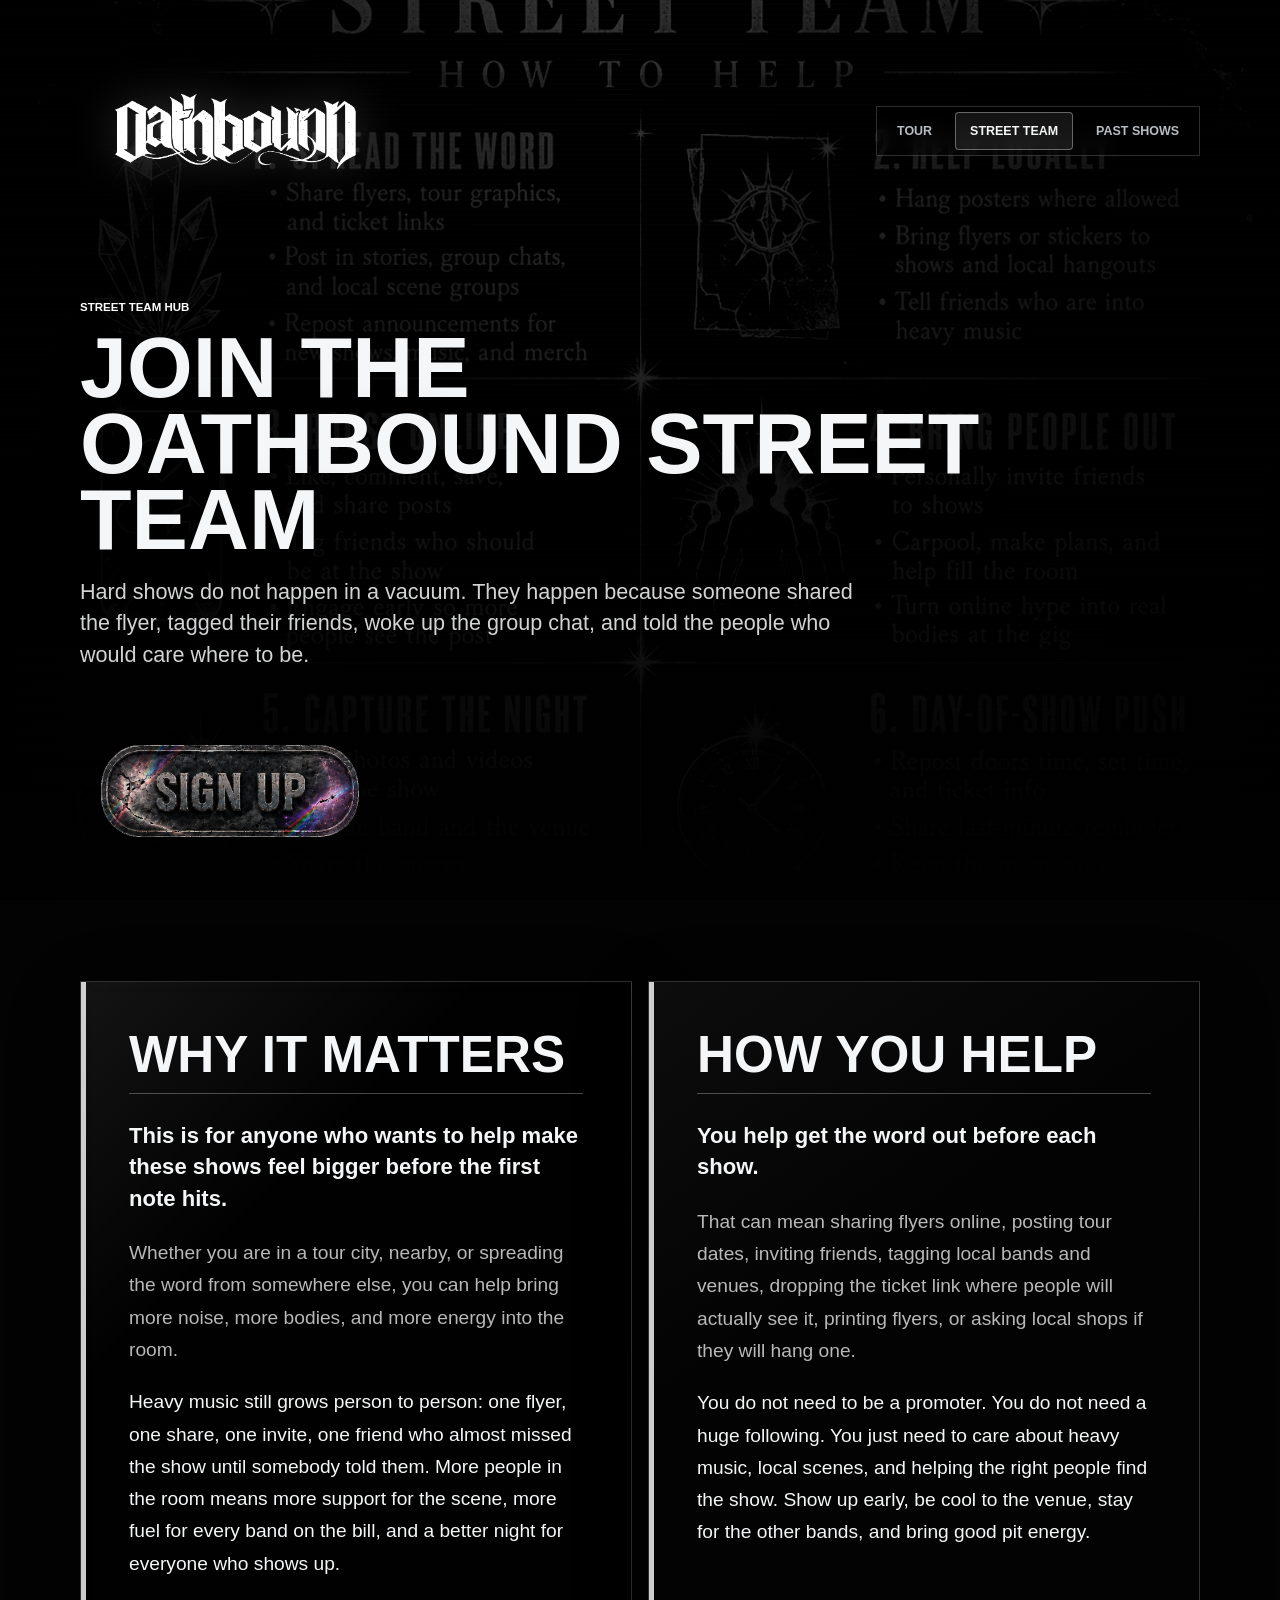
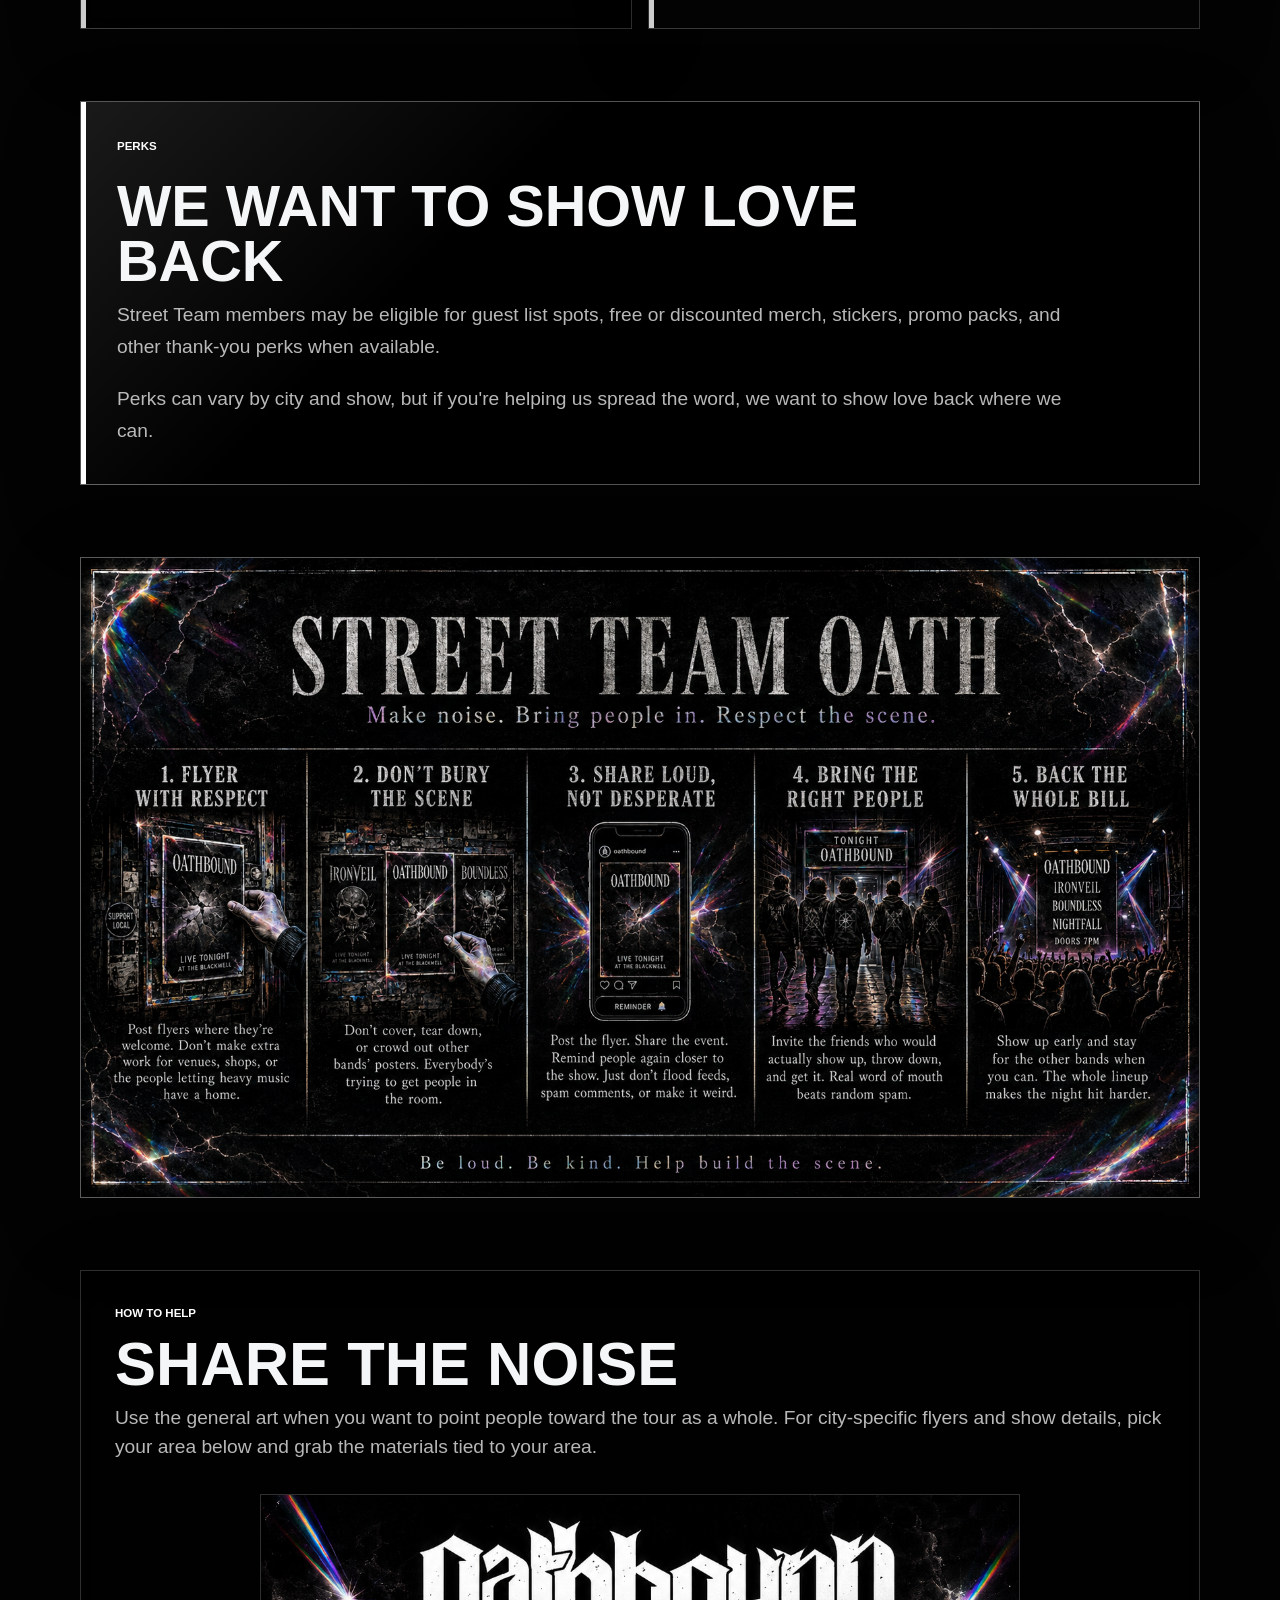
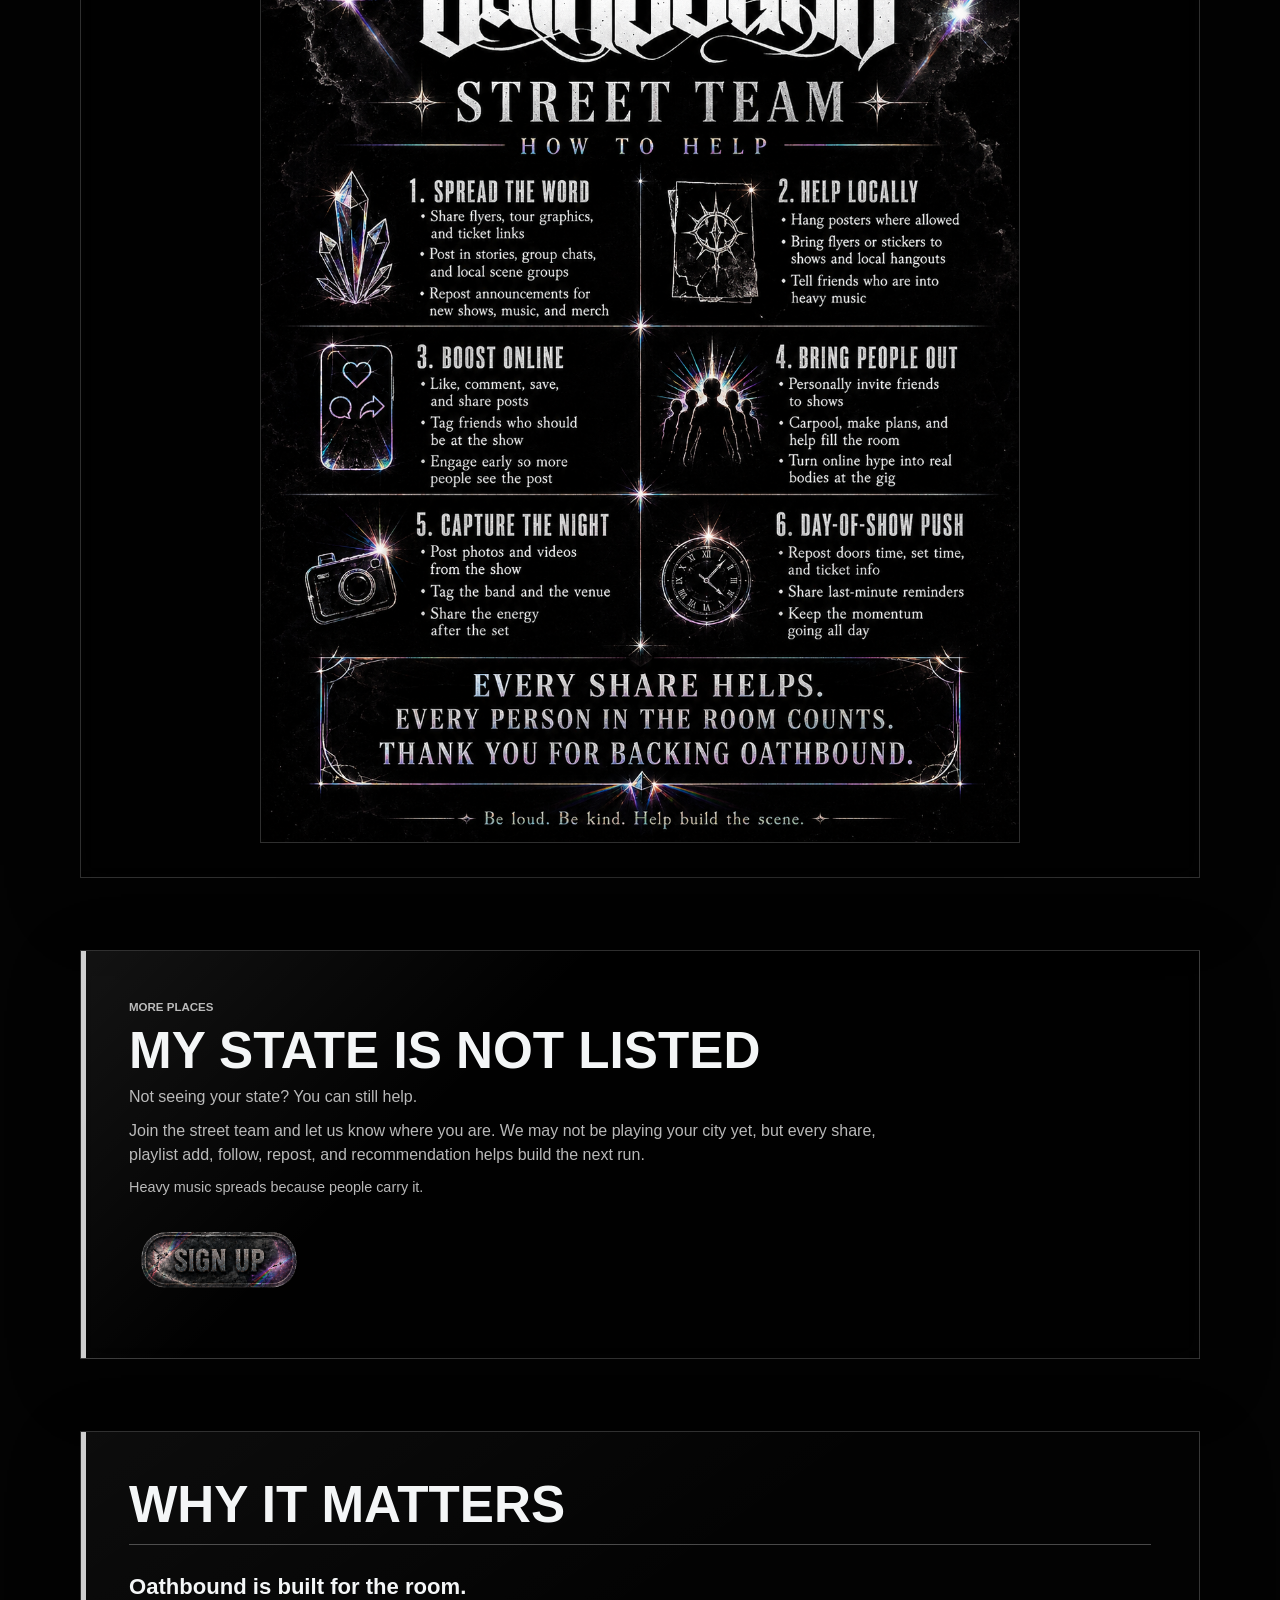
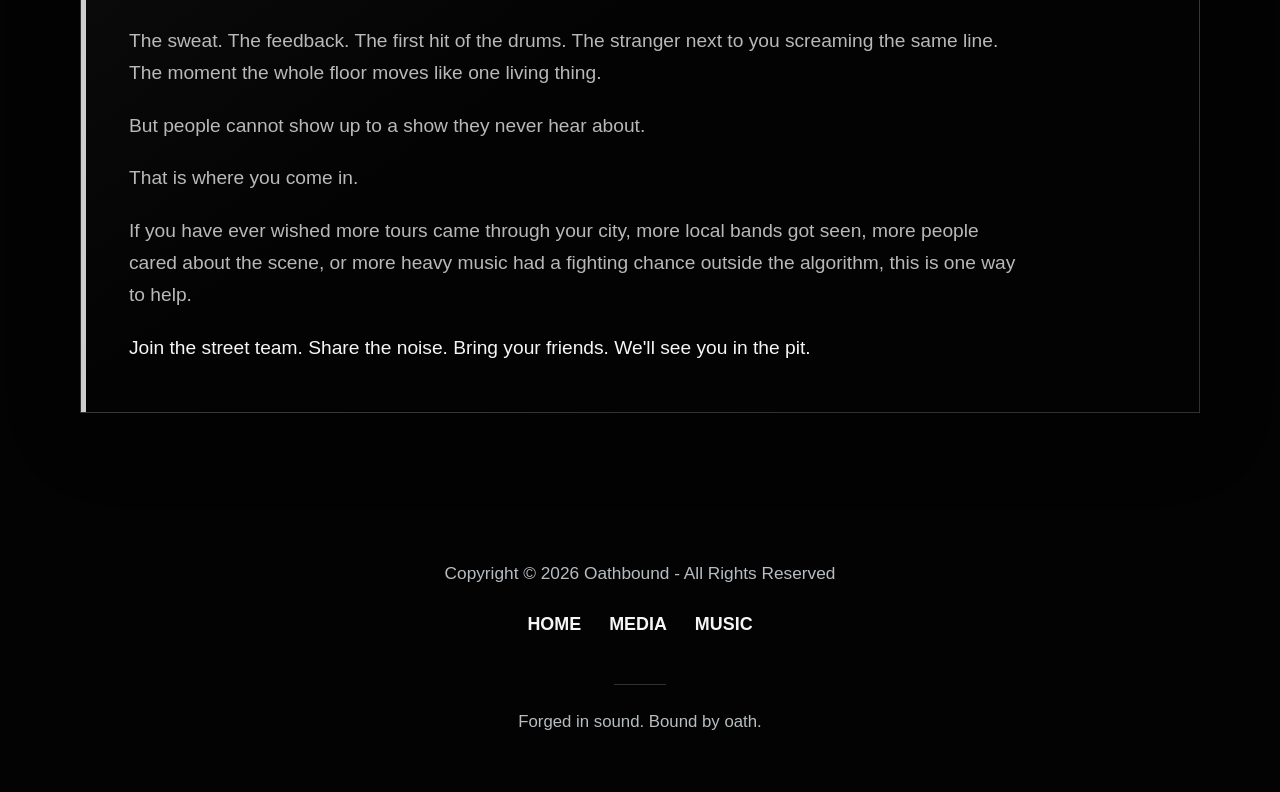
<file: street-team/index.html>
<!doctype html>
<html lang="en">
  <head>
    <meta charset="utf-8">
    <meta name="viewport" content="width=device-width, initial-scale=1">
    <title>Oathbound Street Team</title>
    <meta name="description" content="Join the Oathbound Street Team, find upcoming shows by area, and download approved flyers and graphics.">
    <link rel="icon" type="image/png" href="/assets/favicon.png">
    <link rel="stylesheet" href="/styles.css?v=20260629-empty-state">
  </head>
  <body data-page="street-team" data-root="..">
    <video class="background-video street-team-background-video" autoplay muted loop playsinline preload="metadata" poster="/street-team/assets/oathbound-street-team.png" aria-hidden="true" tabindex="-1">
      <source src="/street-team/assets/street-crew-background-2026-06-compressed.mp4" type="video/mp4">
    </video>
    <div class="background-overlay" aria-hidden="true"></div>

    <header class="site-header">
      <a class="brand" href="https://oathboundband.com" aria-label="Oathbound home">
        <img src="/assets/oathbound-logo-white.png" alt="Oathbound">
      </a>
      <nav class="site-nav" aria-label="Main navigation">
        <a href="/" data-nav="upcoming">Tour</a>
        <a href="/street-team/" data-nav="street-team">Street Team</a>
        <a href="/past-shows/" data-nav="past">Past Shows</a>
      </nav>
    </header>

    <main class="site-main street-team-page">
      <section class="intro street-team-hero" aria-labelledby="page-title">
        <p class="eyebrow">Street Team Hub</p>
        <h1 id="page-title">Join the Oathbound Street Team</h1>
        <p id="page-copy">Hard shows do not happen in a vacuum. They happen because someone shared the flyer, tagged their friends, woke up the group chat, and told the people who would care where to be.</p>
        <div class="street-team-hero__actions">
          <a class="prismatic-button prismatic-button--join" href="https://oathboundband.com/street-team-signup" target="_blank" rel="noopener noreferrer" data-track="street-team-join" data-track-destination="godaddy-form" aria-label="Sign Up">
            <img src="/assets/icons/buttons/300x169/sign-up-button-prismatic-300x169.png" alt="Sign Up">
          </a>
          <button class="prismatic-button prismatic-button--nearest" type="button" data-street-team-nearest-show data-track="street-team-nearest-show" aria-label="Find nearest show">
            <img src="/assets/icons/buttons/300x169/nearest-show-300x169.png" alt="Find nearest show">
          </button>
          <a class="prismatic-button prismatic-button--area" href="#find-your-area" data-track="street-team-find-area" aria-label="Pick your area">
            <img src="/assets/icons/buttons/300x169/pick-your-area-button-prismatic-300x169.png" alt="Pick your area">
          </a>
        </div>
        <p class="street-team-hero__status" data-street-team-nearest-status aria-live="polite"></p>
      </section>

      <section class="street-team-section street-team-purpose-grid" aria-label="Street team purpose">
        <article class="street-team-copy-band" aria-labelledby="street-team-purpose-title">
          <div class="section-heading">
            <h2 id="street-team-purpose-title">Why It Matters</h2>
          </div>
          <div class="street-team-prose">
            <p>This is for anyone who wants to help make these shows feel bigger before the first note hits.</p>
            <p>Whether you are in a tour city, nearby, or spreading the word from somewhere else, you can help bring more noise, more bodies, and more energy into the room.</p>
            <p>Heavy music still grows person to person: one flyer, one share, one invite, one friend who almost missed the show until somebody told them. More people in the room means more support for the scene, more fuel for every band on the bill, and a better night for everyone who shows up.</p>
          </div>
        </article>

        <article class="street-team-copy-band" aria-labelledby="what-street-team-does-title">
          <div class="section-heading">
            <h2 id="what-street-team-does-title">How You Help</h2>
          </div>
          <div class="street-team-prose">
            <p>You help get the word out before each show.</p>
            <p>That can mean sharing flyers online, posting tour dates, inviting friends, tagging local bands and venues, dropping the ticket link where people will actually see it, printing flyers, or asking local shops if they will hang one.</p>
            <p>You do not need to be a promoter. You do not need a huge following. You just need to care about heavy music, local scenes, and helping the right people find the show. Show up early, be cool to the venue, stay for the other bands, and bring good pit energy.</p>
          </div>
        </article>
      </section>

      <section class="street-team-section street-team-perks" aria-labelledby="street-team-perks-title">
        <p class="eyebrow">Perks</p>
        <h2 id="street-team-perks-title">We Want to Show Love Back</h2>
        <div class="street-team-prose">
          <p>Street Team members may be eligible for guest list spots, free or discounted merch, stickers, promo packs, and other thank-you perks when available.</p>
          <p>Perks can vary by city and show, but if you're helping us spread the word, we want to show love back where we can.</p>
        </div>
      </section>

      <section class="street-team-section street-team-oath-section" aria-labelledby="street-team-oath-title">
        <h2 id="street-team-oath-title" class="sr-only">Street Team Oath</h2>
        <a class="street-team-oath-link" href="/street-team/assets/street-team-oath.png" data-artwork-modal data-track="street-team-oath-preview" aria-label="Open the Street Team Oath infographic full screen">
          <img src="/street-team/assets/street-team-oath.png" alt="Street Team Oath. Make noise. Bring people in. Respect the scene. 1. Flyer with respect: post flyers where they're welcome. Don't make extra work for venues, shops, or the people letting heavy music have a home. 2. Don't bury the scene: don't cover, tear down, or crowd out other bands' posters. Everybody's trying to get people in the room. 3. Share loud, not desperate: post the flyer, share the event, and remind people again closer to the show. Don't flood feeds, spam comments, or make it weird. 4. Bring the right people: invite the friends who would actually show up, throw down, and get it. Real word of mouth beats random spam. 5. Back the whole bill: show up early and stay for the other bands when you can. The whole lineup makes the night hit harder. Be loud. Be kind. Help build the scene." loading="lazy">
        </a>
      </section>

      <section class="street-team-section street-team-feature" aria-labelledby="street-team-feature-title">
        <div class="street-team-feature__copy">
          <p class="eyebrow">How to Help</p>
          <h2 id="street-team-feature-title">Share the Noise</h2>
            <p>Use the general art when you want to point people toward the tour as a whole. For city-specific flyers and show details, pick your area below and grab the materials tied to your area.</p>
        </div>
        <a class="street-team-feature__image-link" href="/street-team/assets/oathbound-street-team.png" data-artwork-modal data-track="street-team-artwork-preview">
          <img src="/street-team/assets/oathbound-street-team.png" alt="Oathbound Street Team artwork" loading="lazy">
        </a>
      </section>

      <section id="find-your-area" class="street-team-section" aria-labelledby="find-your-area-title">
        <div class="section-heading">
          <div>
            <h2 id="find-your-area-title">Pick Your Area</h2>
            <p>Grab the materials for your area below. Each state includes flyers, graphics, and show info you can use to help promote the tour. Use what fits. Share what feels natural. Make it loud.</p>
          </div>
          <p id="street-team-show-count" aria-live="polite"></p>
        </div>
        <div id="state-selector" class="state-selector" aria-label="Select a state"></div>
        <div id="street-team-shows" class="street-team-shows" aria-live="polite"></div>
      </section>

      <section id="my-state-is-not-listed" class="street-team-section cta-panel" aria-labelledby="state-not-listed-title">
        <p class="eyebrow">More Places</p>
        <h2 id="state-not-listed-title">My State Is Not Listed</h2>
        <p>Not seeing your state? You can still help.</p>
        <p>Join the street team and let us know where you are. We may not be playing your city yet, but every share, playlist add, follow, repost, and recommendation helps build the next run.</p>
        <p class="street-team-note">Heavy music spreads because people carry it.</p>
        <a class="prismatic-button prismatic-button--join" href="https://oathboundband.com/street-team-signup" target="_blank" rel="noopener noreferrer" data-track="street-team-join" data-track-destination="godaddy-form" aria-label="Join the Street Team">
          <img src="/assets/icons/buttons/300x169/sign-up-button-prismatic-300x169.png" alt="Join the Street Team">
        </a>
      </section>

      <section class="street-team-section street-team-copy-band" aria-labelledby="why-it-matters-title">
        <div class="section-heading">
          <h2 id="why-it-matters-title">Why It Matters</h2>
        </div>
        <div class="street-team-prose">
          <p>Oathbound is built for the room.</p>
          <p>The sweat. The feedback. The first hit of the drums. The stranger next to you screaming the same line. The moment the whole floor moves like one living thing.</p>
          <p>But people cannot show up to a show they never hear about.</p>
          <p>That is where you come in.</p>
          <p>If you have ever wished more tours came through your city, more local bands got seen, more people cared about the scene, or more heavy music had a fighting chance outside the algorithm, this is one way to help.</p>
          <p>Join the street team. Share the noise. Bring your friends. We'll see you in the pit.</p>
        </div>
      </section>
    </main>

    <footer class="site-footer">
      <p class="footer-copy">Copyright &copy; 2026 Oathbound - All Rights Reserved</p>
      <nav class="footer-nav" aria-label="Oathbound links">
        <a href="https://oathboundband.com">Home</a>
        <a href="https://oathboundband.com/media">Media</a>
        <a href="https://oathboundband.com/music">Music</a>
      </nav>
      <div class="footer-rule" aria-hidden="true"></div>
      <p class="footer-tagline">Forged in sound. Bound by oath.</p>
    </footer>

    <div id="street-team-artwork-modal" class="artwork-modal" role="dialog" aria-modal="true" aria-label="Artwork preview" hidden>
      <button class="artwork-modal__close" type="button" aria-label="Close artwork preview">X</button>
      <img src="/street-team/assets/oathbound-street-team.png" alt="Oathbound Street Team artwork">
    </div>

    <script src="/tour-campaign.js?v=20260712-campaigns" defer></script>
    <script src="/analytics.js?v=20260602-street-team-ga4" defer></script>
    <script src="/site-ui.js?v=20260531-street-team" defer></script>
    <script src="/street-team/street-team.js?v=20260720-captions-json" defer></script>
  </body>
</html>
</file>
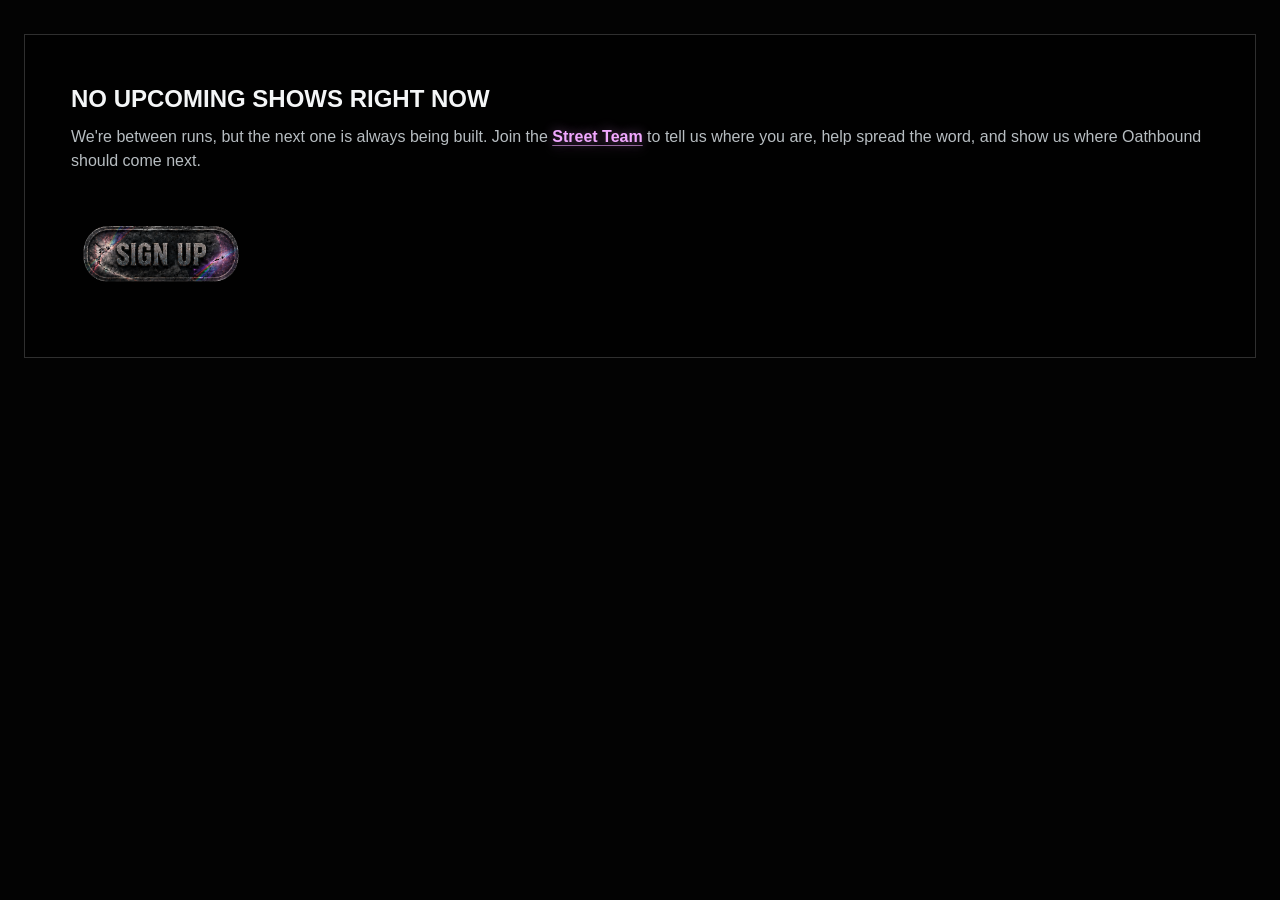
<file: widget/index.html>
<!doctype html>
<html lang="en">
  <head>
    <meta charset="utf-8">
    <meta name="viewport" content="width=device-width, initial-scale=1">
    <title>Oathbound Next Shows</title>
    <meta name="description" content="The next Oathbound tour dates.">
    <link rel="stylesheet" href="../styles-expanded-track-embeds.css">
  </head>
  <body data-page="upcoming" data-root=".." data-show-limit="3" data-show-directions="true" data-widget="compact">
    <main class="widget-main">
      <section class="shows-shell widget-shell" aria-label="Upcoming Oathbound shows">
        <p id="show-count" class="widget-count" aria-live="polite"></p>
        <div id="shows-list" class="shows-list" aria-live="polite"></div>
        <div class="widget-footer" hidden>
          <a class="button button--primary widget-all-link" href="https://tour.oathboundband.com" target="_blank" rel="noopener noreferrer">View All Shows</a>
        </div>
      </section>
    </main>

    <template id="show-card-template">
      <article class="show-card">
        <time class="show-date">
          <span class="show-month"></span>
          <span class="show-day"></span>
          <span class="show-year"></span>
        </time>
        <div class="show-details">
          <p class="show-status"></p>
          <div class="show-flags"></div>
          <div class="show-title-row">
            <div>
              <h3 class="show-venue"></h3>
              <p class="show-location"></p>
            </div>
            <div class="show-age"></div>
          </div>
          <p class="show-time"></p>
          <p class="show-lineup"></p>
        </div>
        <div class="show-actions"></div>
      </article>
    </template>

    <script src="../analytics.js?v=20260531-ga4" defer></script>
    <script src="../script-expanded-track-embeds.js" defer></script>
  </body>
</html>
</file>
<file: styles-active.css>
﻿:root {
  color-scheme: dark;
  --bg: #030303;
  --text: #f4f6f7;
  --muted: #b7bdc1;
  --soft: rgba(255, 255, 255, 0.72);
  --line: rgba(255, 255, 255, 0.18);
  --line-strong: rgba(255, 255, 255, 0.35);
  --surface: rgba(7, 8, 9, 0.66);
  --surface-strong: rgba(9, 10, 12, 0.86);
  --accent: #ffffff;
  --tour-accent: var(--accent);
  --tour-accent-text: #050505;
  --tour-accent-2: #ffffff;
  --tour-kicker-color: #ffffff;
  --tour-glow: rgba(255, 255, 255, 0.12);
  --danger: #d34040;
  --max: 1120px;
}

* {
  box-sizing: border-box;
}

html {
  min-height: 100%;
  background: var(--bg);
}

body {
  min-height: 100%;
  margin: 0;
  color: var(--text);
  font-family: "Trebuchet MS", "Arial Narrow", Arial, sans-serif;
  line-height: 1.5;
  letter-spacing: 0;
}

body::before {
  position: fixed;
  inset: 0;
  z-index: -4;
  content: "";
  background: #020202;
}

a {
  color: inherit;
}

img,
video {
  display: block;
  max-width: 100%;
}

[hidden] {
  display: none !important;
}

.background-video,
.background-overlay {
  position: fixed;
  inset: 0;
  width: 100%;
  height: 100%;
  pointer-events: none;
}

.background-video {
  z-index: -3;
  object-fit: cover;
  object-position: center center;
  opacity: 0.68;
  filter: grayscale(1) contrast(1.22) brightness(0.82);
}

.background-overlay {
  z-index: -1;
  background:
    linear-gradient(90deg, rgba(0, 0, 0, 0.86), rgba(0, 0, 0, 0.5) 48%, rgba(0, 0, 0, 0.84)),
    linear-gradient(180deg, rgba(0, 0, 0, 0.18), rgba(0, 0, 0, 0.76) 70%, #020202),
    repeating-linear-gradient(0deg, rgba(255, 255, 255, 0.035) 0 1px, transparent 1px 5px);
}

body[data-page="street-team"] .background-overlay {
  background:
    linear-gradient(90deg, rgba(0, 0, 0, 0.86), rgba(0, 0, 0, 0.5) 48%, rgba(0, 0, 0, 0.84)),
    linear-gradient(180deg, rgba(0, 0, 0, 0.18), rgba(0, 0, 0, 0.76) 70%, #020202),
    repeating-linear-gradient(0deg, rgba(255, 255, 255, 0.035) 0 1px, transparent 1px 5px);
}

body[data-page="street-team"] .street-team-background-video {
  filter: grayscale(1) contrast(1.22) brightness(0.82);
  opacity: 0.68;
}

.site-header {
  display: flex;
  align-items: center;
  justify-content: space-between;
  width: min(calc(100% - 32px), var(--max));
  margin: 0 auto;
  padding: 24px 0 18px;
  gap: 24px;
}

.brand {
  display: inline-flex;
  align-items: center;
  width: clamp(170px, 28vw, 310px);
  min-width: 0;
}

.brand img {
  width: 100%;
  filter: drop-shadow(0 0 22px rgba(255, 255, 255, 0.2));
}

.brand--tour-logo img {
  filter: drop-shadow(0 0 20px var(--tour-glow));
}

.site-nav {
  display: flex;
  align-items: center;
  flex-wrap: wrap;
  gap: 8px;
  padding: 5px;
  border: 1px solid var(--line);
  background: rgba(0, 0, 0, 0.28);
  backdrop-filter: blur(10px);
}

.site-nav a {
  display: inline-flex;
  min-height: 38px;
  align-items: center;
  justify-content: center;
  padding: 0 14px;
  border: 1px solid transparent;
  border-radius: 4px;
  color: var(--muted);
  font-size: 0.78rem;
  font-weight: 700;
  letter-spacing: 0;
  text-decoration: none;
  text-transform: uppercase;
  white-space: nowrap;
  background: transparent;
}

.site-nav a[aria-current="page"],
.site-nav a:hover {
  border-color: var(--line-strong);
  color: var(--text);
  background: rgba(255, 255, 255, 0.08);
}

.tour-window-title {
  display: none;
}

.site-main {
  width: min(calc(100% - 32px), var(--max));
  margin: 0 auto;
  padding: clamp(8px, 2vw, 22px) 0 70px;
}

.intro {
  display: grid;
  min-height: clamp(180px, 27vh, 300px);
  max-width: 860px;
  align-content: center;
  padding: clamp(8px, 2vw, 20px) 0 clamp(10px, 2vw, 22px);
}

.eyebrow {
  margin: 0 0 14px;
  color: var(--tour-kicker-color);
  font-size: 0.72rem;
  font-weight: 800;
  letter-spacing: 0;
  text-transform: uppercase;
}

h1,
h2,
h3,
p {
  margin-top: 0;
}

h1 {
  margin-bottom: 18px;
  font-size: clamp(2.2rem, 5.8vw, 4.7rem);
  line-height: 0.92;
  text-transform: uppercase;
  text-shadow: 0 18px 42px rgba(0, 0, 0, 0.68);
}

h1 span {
  display: block;
  margin-top: 10px;
  color: var(--tour-accent-2);
  font-size: clamp(1.05rem, 2.5vw, 1.9rem);
  line-height: 1;
}

.intro #page-copy {
  max-width: 640px;
  margin-bottom: 0;
  color: rgba(244, 246, 247, 0.86);
  font-size: clamp(1rem, 2vw, 1.18rem);
}

.tour-finder {
  display: flex;
  align-items: center;
  flex-wrap: wrap;
  gap: 10px 14px;
  margin-top: 22px;
}

.tour-finder[hidden],
.prismatic-button[hidden] {
  display: none;
}

.tour-finder__button {
  appearance: none;
}

.tour-finder__button:disabled {
  cursor: progress;
  opacity: 0.72;
}

.tour-finder__status {
  margin: 0;
  max-width: 560px;
  color: var(--soft);
  font-size: 0.92rem;
  font-weight: 800;
  overflow-wrap: anywhere;
}

body[data-page="past"] .intro {
  opacity: 0.92;
}

body[data-page="past"] .eyebrow::after {
  display: inline-block;
  width: 64px;
  height: 1px;
  margin-left: 12px;
  vertical-align: middle;
  content: "";
  background: var(--line-strong);
}

body[data-page="admin"] .intro {
  min-height: 0;
  padding: clamp(28px, 6vw, 62px) 0 0;
}

.shows-shell {
  margin-top: clamp(10px, 2vw, 24px);
}

.section-heading {
  display: flex;
  align-items: end;
  justify-content: space-between;
  gap: 18px;
  margin-bottom: 16px;
  padding-bottom: 14px;
  border-bottom: 1px solid var(--line);
}

.section-heading h2 {
  margin: 0;
  font-size: 0.86rem;
  letter-spacing: 0;
  text-transform: uppercase;
}

.section-heading p {
  margin: 0;
  color: var(--muted);
  font-size: 0.9rem;
}

.shows-list {
  display: grid;
  gap: 12px;
}

.year-accordion {
  border: 1px solid var(--line);
  background: rgba(0, 0, 0, 0.38);
}

.year-accordion[open] {
  border-color: var(--line-strong);
  background: rgba(0, 0, 0, 0.5);
}

.year-summary {
  display: flex;
  align-items: center;
  justify-content: space-between;
  gap: 18px;
  min-height: 54px;
  padding: 0 18px;
  color: var(--text);
  font-weight: 800;
  text-transform: uppercase;
  cursor: pointer;
}

.year-summary::-webkit-details-marker {
  display: none;
}

.year-summary::after {
  content: "+";
  color: var(--muted);
  font-size: 1.3rem;
  line-height: 1;
}

.year-accordion[open] .year-summary::after {
  content: "-";
}

.year-summary span:last-child {
  margin-left: auto;
  color: var(--muted);
  font-size: 0.82rem;
}

.year-shows {
  display: grid;
  gap: 12px;
  padding: 0 12px 12px;
}

.show-card {
  position: relative;
  display: grid;
  grid-template-columns: minmax(82px, 0.14fr) minmax(0, 1fr) auto;
  align-items: center;
  min-height: 126px;
  gap: clamp(18px, 4vw, 34px);
  padding: clamp(18px, 3vw, 28px);
  border: 1px solid var(--line);
  background: var(--surface);
  box-shadow: 0 20px 70px rgba(0, 0, 0, 0.28);
  backdrop-filter: blur(12px);
}

.show-card:hover {
  border-color: var(--line-strong);
  background: var(--surface-strong);
}

.show-card--next {
  border-color: color-mix(in srgb, var(--tour-accent) 58%, rgba(255, 255, 255, 0.52));
  background: rgba(13, 14, 16, 0.84);
  box-shadow:
    0 0 0 1px rgba(255, 255, 255, 0.08),
    0 0 34px var(--tour-glow),
    0 24px 78px rgba(0, 0, 0, 0.36);
}

.show-card--target {
  border-color: color-mix(in srgb, var(--tour-accent) 82%, white);
  background:
    linear-gradient(90deg, color-mix(in srgb, var(--tour-accent) 18%, transparent), rgba(255, 255, 255, 0.04)),
    var(--surface-strong);
  box-shadow:
    0 0 0 1px color-mix(in srgb, var(--tour-accent) 42%, transparent),
    0 0 34px var(--tour-glow),
    0 24px 78px rgba(0, 0, 0, 0.36);
}

.show-card--target::after {
  position: absolute;
  top: 10px;
  right: 12px;
  padding: 5px 9px;
  border: 1px solid color-mix(in srgb, var(--tour-accent) 68%, transparent);
  color: #ebfffb;
  content: "Matched Show";
  font-size: 0.68rem;
  font-weight: 900;
  line-height: 1;
  text-transform: uppercase;
  background: color-mix(in srgb, var(--tour-accent) 34%, rgba(5, 5, 5, 0.9));
}

.show-card--target:focus {
  outline: 2px solid color-mix(in srgb, var(--tour-accent) 82%, white);
  outline-offset: 4px;
}

.show-status {
  margin: 0 0 8px;
  color: var(--soft);
  font-size: 0.78rem;
  font-weight: 800;
  line-height: 1.1;
  text-transform: uppercase;
  white-space: nowrap;
}

.show-date {
  display: grid;
  justify-items: start;
  min-width: 78px;
  padding-right: 18px;
  border-right: 1px solid var(--line);
  font-weight: 800;
  text-transform: uppercase;
}

.show-month,
.show-year {
  color: var(--muted);
  font-size: 0.76rem;
  letter-spacing: 0;
}

.show-day {
  margin: 2px 0;
  font-size: clamp(2.25rem, 5vw, 3.35rem);
  line-height: 0.95;
}

.show-location,
.show-time,
.show-lineup,
.show-notes {
  margin: 0;
  color: var(--muted);
}

.show-flags {
  display: flex;
  flex-wrap: wrap;
  gap: 8px;
  margin: 0 0 8px;
}

.status-chip {
  display: inline-flex;
  min-height: 28px;
  align-items: center;
  justify-content: center;
  padding: 0 12px;
  border: 1px solid rgba(255, 255, 255, 0.42);
  color: var(--text);
  font-size: 0.76rem;
  font-weight: 800;
  text-transform: uppercase;
  background: rgba(255, 255, 255, 0.12);
  box-shadow: 0 0 18px rgba(255, 255, 255, 0.05);
}

.status-chip--cancelled {
  border-color: rgba(255, 109, 109, 0.9);
  color: #fff2f2;
  background: rgba(156, 20, 20, 0.56);
  box-shadow: 0 0 22px rgba(255, 77, 77, 0.16);
}

.status-chip--relocated {
  border-color: rgba(255, 201, 122, 0.88);
  color: #f4f6f7;
  background: rgba(123, 78, 11, 0.42);
  box-shadow: 0 0 20px rgba(255, 186, 82, 0.12);
}

.status-chip--door-sales {
  border-color: rgba(255, 255, 255, 0.52);
  color: var(--text);
  background: rgba(255, 255, 255, 0.14);
}

.show-title-row {
  display: flex;
  align-items: center;
  justify-content: flex-start;
  gap: clamp(34px, 6vw, 78px);
}

.show-title-row > div:first-child {
  flex: 0 1 clamp(220px, 28vw, 340px);
  min-width: 0;
}

.show-location {
  color: var(--muted);
  font-size: clamp(0.95rem, 1.9vw, 1.3rem);
  font-weight: 800;
  line-height: 1;
  letter-spacing: 0;
  text-transform: uppercase;
}

.show-distance-badge {
  display: inline-flex;
  width: fit-content;
  min-height: 24px;
  align-items: center;
  margin-left: 10px;
  padding: 0 9px;
  border: 1px solid color-mix(in srgb, var(--tour-accent) 66%, transparent);
  color: #ebfffb;
  font-size: 0.68rem;
  font-weight: 900;
  line-height: 1;
  vertical-align: middle;
  text-transform: uppercase;
  background: color-mix(in srgb, var(--tour-accent) 30%, rgba(5, 5, 5, 0.88));
}

.show-venue {
  margin: 0 0 8px;
  color: var(--text);
  font-size: clamp(1.15rem, 2.4vw, 1.7rem);
  line-height: 1;
  text-transform: uppercase;
}

.show-time,
.show-lineup,
.show-notes {
  font-size: 0.95rem;
}

.show-time {
  color: var(--soft);
  font-weight: 800;
}

.show-lineup {
  margin-top: 6px;
}

.show-primary-actions {
  display: flex;
  flex-wrap: wrap;
  gap: 8px;
  margin: 14px 0 12px;
}

.show-primary-actions .button {
  min-height: 46px;
  padding-inline: 18px;
}

.show-primary-actions .button--primary {
  min-width: 154px;
}

.show-lineup-list {
  display: inline-flex;
  align-items: center;
  flex-wrap: wrap;
  gap: 4px 7px;
  vertical-align: middle;
}

.show-lineup-artist {
  display: inline-flex;
  min-width: 0;
  align-items: center;
  gap: 5px;
}

.show-lineup-list--spotify {
  display: grid;
  width: min(100%, 560px);
  grid-template-columns: minmax(0, 1fr);
  gap: 10px;
  margin-top: 8px;
}

.show-lineup-list--spotify .show-lineup-artist {
  display: grid;
  grid-template-columns: minmax(0, 1fr);
  gap: 5px;
}

.show-lineup-list--spotify .show-lineup-name {
  color: var(--soft);
  font-weight: 800;
}

.show-lineup-artist-heading {
  display: flex;
  flex-wrap: wrap;
  align-items: baseline;
  gap: 2px 12px;
}

.show-lineup-spotify-link {
  color: var(--soft);
  font-size: 0.875rem;
  text-decoration: underline;
  text-underline-offset: 0.18em;
}

.show-lineup-spotify-link:hover {
  color: var(--text);
}

.show-lineup-separator {
  margin-left: -2px;
}

.show-lineup-player {
  display: block;
  width: 100%;
}

.show-lineup-embed {
  display: block;
  width: 100%;
  height: 82px;
  border: 0;
  border-radius: 8px;
  background: #121212;
}

.show-notes {
  margin-top: 6px;
  color: var(--soft);
}

.show-age {
  display: flex;
  align-items: center;
  justify-content: flex-end;
  flex: 0 0 auto;
  flex-wrap: wrap;
  gap: clamp(6px, 1vw, 10px);
  padding: 0 0 18px;
}

.age-image-badge,
.status-image-badge {
  width: clamp(68px, 8vw, 98px);
  height: clamp(68px, 8vw, 98px);
  object-fit: contain;
  object-position: center;
  filter: drop-shadow(0 0 18px rgba(255, 255, 255, 0.12));
}

.status-image-badge {
  width: clamp(54px, 6vw, 76px);
  height: clamp(54px, 6vw, 76px);
}

.status-image-badge--free-show {
  width: clamp(78px, 8.8vw, 108px);
  height: clamp(78px, 8.8vw, 108px);
  filter: drop-shadow(0 0 20px rgba(255, 255, 255, 0.18));
}

.age-text-badge {
  display: inline-flex;
  min-width: 64px;
  min-height: 40px;
  align-items: center;
  justify-content: center;
  padding: 0 12px;
  border: 1px solid var(--line-strong);
  color: var(--text);
  font-size: 0.9rem;
  font-weight: 800;
  text-transform: uppercase;
  background: rgba(255, 255, 255, 0.08);
}

.show-actions {
  display: flex;
  flex-wrap: wrap;
  justify-content: flex-end;
  gap: 8px;
}

.button {
  display: inline-flex;
  min-width: 112px;
  min-height: 42px;
  align-items: center;
  justify-content: center;
  padding: 0 16px;
  border: 1px solid var(--line-strong);
  border-radius: 4px;
  color: var(--text);
  font-size: 0.78rem;
  font-weight: 800;
  letter-spacing: 0;
  text-decoration: none;
  text-transform: uppercase;
  background: rgba(255, 255, 255, 0.09);
  cursor: pointer;
}

.button:hover {
  border-color: var(--tour-accent);
  color: var(--text);
  background: color-mix(in srgb, var(--tour-accent) 16%, rgba(255, 255, 255, 0.08));
  box-shadow: 0 0 18px var(--tour-glow);
}

.button--primary {
  border-color: var(--tour-accent);
  color: var(--tour-accent-text);
  background: var(--tour-accent);
  box-shadow: 0 0 22px var(--tour-glow);
}

.button--primary:hover {
  color: var(--tour-accent-text);
  background: color-mix(in srgb, var(--tour-accent) 86%, white);
}

.button:disabled,
.button[aria-disabled="true"] {
  color: rgba(255, 255, 255, 0.48);
  background: rgba(255, 255, 255, 0.04);
  cursor: not-allowed;
  pointer-events: none;
}

.prismatic-button {
  display: inline-flex;
  width: fit-content;
  min-width: 0;
  min-height: 0;
  align-items: center;
  justify-content: center;
  padding: 0;
  border: 0;
  color: inherit;
  line-height: 0;
  text-decoration: none;
  background: transparent;
  cursor: pointer;
  transition: filter 160ms ease, transform 160ms ease;
}

.prismatic-button:hover,
.prismatic-button:focus-visible {
  filter: drop-shadow(0 0 16px rgba(255, 255, 255, 0.36));
  transform: translateY(-1px);
}

.prismatic-button:disabled {
  cursor: progress;
  opacity: 0.72;
  transform: none;
}

.prismatic-button img {
  display: block;
  width: 180px;
  height: auto;
}

.street-team-hero__actions .prismatic-button img {
  width: 300px;
  height: 169px;
  object-fit: contain;
}

.street-team-hero__status {
  margin: 12px 0 0;
  max-width: 760px;
  color: var(--soft);
  font-size: 0.95rem;
  font-weight: 800;
  overflow-wrap: anywhere;
}

.empty-state,
.error-state {
  padding: clamp(26px, 6vw, 46px);
  border: 1px solid var(--line);
  background: rgba(0, 0, 0, 0.56);
  color: var(--muted);
}

.empty-state h3,
.error-state h3 {
  margin-bottom: 8px;
  color: var(--text);
  font-size: 1.5rem;
  text-transform: uppercase;
}

.empty-state__button {
  margin-top: 14px;
}

.empty-state__highlight {
  color: #f1a8ff;
  font-weight: 900;
  text-decoration: underline;
  text-decoration-color: rgba(241, 168, 255, 0.58);
  text-underline-offset: 0.16em;
  text-shadow: 0 0 12px rgba(241, 168, 255, 0.46);
}

.empty-state__highlight:hover,
.empty-state__highlight:focus-visible {
  color: #ffffff;
  text-decoration-color: #ffffff;
}

.tool-shell {
  margin-top: clamp(44px, 8vw, 78px);
}

.upload-grid {
  display: grid;
  grid-template-columns: minmax(0, 1.1fr) minmax(280px, 0.9fr);
  gap: 16px;
}

.upload-panel,
.field-guide {
  border: 1px solid var(--line);
  background: rgba(0, 0, 0, 0.56);
}

.upload-panel {
  padding: clamp(18px, 3vw, 28px);
}

.upload-drop {
  display: grid;
  gap: 8px;
  min-height: 146px;
  align-content: center;
  justify-items: center;
  padding: 22px;
  border: 1px dashed var(--line-strong);
  color: var(--text);
  text-align: center;
  cursor: pointer;
}

.upload-drop span {
  font-size: 1.35rem;
  font-weight: 800;
  text-transform: uppercase;
}

.upload-drop small,
.field-guide p {
  color: var(--muted);
}

#csv-file {
  width: 100%;
  margin-top: 14px;
}

.tool-actions {
  display: flex;
  flex-wrap: wrap;
  gap: 10px;
  margin-top: 18px;
}

.field-guide {
  padding: clamp(18px, 3vw, 28px);
}

.field-guide h3 {
  margin-bottom: 8px;
  text-transform: uppercase;
}

.field-guide code {
  display: block;
  overflow-x: auto;
  padding: 14px;
  border: 1px solid var(--line);
  color: var(--soft);
  background: rgba(255, 255, 255, 0.06);
  white-space: nowrap;
}

.message-list {
  margin-top: 16px;
}

.message-list ul {
  margin: 0;
  padding-left: 20px;
}

.preview-label {
  display: block;
  margin: 22px 0 8px;
  color: var(--muted);
  font-size: 0.86rem;
  font-weight: 800;
  text-transform: uppercase;
}

.sr-only {
  position: absolute;
  width: 1px;
  height: 1px;
  margin: -1px;
  overflow: hidden;
  clip: rect(0, 0, 0, 0);
  white-space: nowrap;
}

.json-preview {
  width: 100%;
  min-height: 320px;
  padding: 16px;
  border: 1px solid var(--line);
  color: var(--text);
  font: 0.9rem/1.45 Consolas, "Courier New", monospace;
  background: rgba(0, 0, 0, 0.68);
  resize: vertical;
}

.site-footer {
  width: min(calc(100% - 32px), var(--max));
  margin: 0 auto;
  padding: clamp(42px, 7vw, 78px) 0 clamp(34px, 6vw, 58px);
  color: var(--muted);
  text-align: center;
}

.footer-copy,
.footer-tagline {
  margin: 0;
}

.footer-copy {
  font-size: clamp(0.95rem, 2vw, 1.08rem);
}

.footer-nav {
  display: flex;
  flex-wrap: wrap;
  justify-content: center;
  gap: clamp(18px, 4vw, 28px);
  margin-top: 24px;
}

.footer-nav a {
  color: var(--text);
  font-size: clamp(0.95rem, 2vw, 1.12rem);
  font-weight: 800;
  letter-spacing: 0;
  text-decoration: none;
  text-transform: uppercase;
}

.footer-nav a:hover {
  color: var(--muted);
}

.footer-rule {
  width: 52px;
  height: 1px;
  margin: 46px auto 24px;
  background: var(--line);
}

.footer-tagline {
  font-size: clamp(0.95rem, 2vw, 1.05rem);
}

.street-team-page {
  display: grid;
  gap: clamp(38px, 6vw, 72px);
}

.street-team-hero {
  min-height: clamp(330px, 48vh, 520px);
  max-width: 980px;
}

.street-team-hero__actions,
.street-show-card__actions {
  display: flex;
  flex-wrap: wrap;
  gap: 10px;
  margin-top: clamp(24px, 4vw, 36px);
}

.street-team-hero .eyebrow {
  color: var(--tour-kicker-color);
}

.street-team-hero h1 {
  max-width: 940px;
  font-size: clamp(2.65rem, 6.6vw, 5.8rem);
  line-height: 0.9;
}

.street-team-hero #page-copy {
  max-width: 800px;
  font-size: clamp(1.08rem, 2vw, 1.35rem);
  line-height: 1.45;
}

.street-team-section {
  scroll-margin-top: 24px;
}

.street-team-section .section-heading {
  align-items: start;
  margin-bottom: clamp(18px, 3vw, 26px);
}

.street-team-section .section-heading > div {
  display: grid;
  gap: 8px;
}

.street-team-section .section-heading p {
  max-width: 720px;
  line-height: 1.45;
}

.street-team-copy-band,
.cta-panel {
  position: relative;
  overflow: hidden;
  padding: clamp(26px, 5vw, 48px);
  border: 1px solid var(--line);
  background:
    linear-gradient(135deg, rgba(255, 255, 255, 0.075), transparent 34%),
    rgba(0, 0, 0, 0.58);
  box-shadow: 0 20px 70px rgba(0, 0, 0, 0.24);
  backdrop-filter: blur(12px);
}

.street-team-copy-band::before,
.cta-panel::before {
  position: absolute;
  inset: 0 auto 0 0;
  width: 5px;
  content: "";
  background: var(--tour-accent);
  opacity: 0.8;
}

.street-team-copy-band:nth-of-type(2n),
.cta-panel:nth-of-type(2n) {
  background:
    linear-gradient(145deg, rgba(255, 255, 255, 0.04), transparent 42%),
    rgba(5, 5, 5, 0.72);
}

.street-team-prose {
  max-width: 900px;
  color: var(--soft);
  font-size: clamp(1rem, 2vw, 1.14rem);
}

.street-team-prose p {
  margin-bottom: 1.05em;
  font-size: clamp(1.02rem, 1.6vw, 1.2rem);
  line-height: 1.68;
}

.street-team-copy-band .section-heading h2,
.cta-panel h2,
#find-your-area .section-heading h2 {
  font-size: clamp(1.7rem, 4vw, 3.25rem);
  line-height: 0.96;
  text-transform: uppercase;
  text-wrap: balance;
}

.street-team-copy-band .section-heading h2,
.cta-panel h2 {
  max-width: 820px;
}

.street-team-copy-band .section-heading {
  border-bottom-color: rgba(255, 255, 255, 0.28);
}

.street-team-prose p:last-child,
.cta-panel p:last-child {
  margin-bottom: 0;
}

.street-team-copy-band .street-team-prose p:first-child {
  color: var(--text);
  font-size: clamp(1.16rem, 2vw, 1.38rem);
  font-weight: 800;
  line-height: 1.42;
}

.street-team-copy-band .street-team-prose p:last-child {
  color: var(--text);
}

.street-team-purpose-grid {
  display: grid;
  grid-template-columns: repeat(2, minmax(0, 1fr));
  gap: 16px;
}

.street-team-purpose-grid .street-team-copy-band {
  min-height: 100%;
}

.street-team-perks {
  position: relative;
  display: grid;
  gap: 10px;
  overflow: hidden;
  padding: clamp(22px, 4vw, 36px);
  border: 1px solid rgba(255, 255, 255, 0.32);
  background:
    linear-gradient(135deg, rgba(255, 255, 255, 0.1), transparent 34%),
    linear-gradient(90deg, rgba(0, 0, 0, 0.76), rgba(0, 0, 0, 0.48)),
    rgba(0, 0, 0, 0.62);
  box-shadow: 0 24px 70px rgba(0, 0, 0, 0.28);
}

.street-team-perks::before {
  position: absolute;
  inset: 0 auto 0 0;
  width: 5px;
  content: "";
  background: var(--tour-accent);
}

.street-team-perks h2 {
  max-width: 820px;
  margin: 0;
  font-size: clamp(1.9rem, 4.5vw, 3.8rem);
  line-height: 0.95;
  text-transform: uppercase;
}

.street-team-perks .street-team-prose {
  max-width: 980px;
}

.street-team-feature {
  display: grid;
  grid-template-columns: minmax(0, 1fr);
  justify-items: start;
  gap: clamp(18px, 4vw, 32px);
  padding: clamp(18px, 4vw, 34px);
  border: 1px solid var(--line);
  background: rgba(0, 0, 0, 0.56);
  box-shadow: 0 22px 70px rgba(0, 0, 0, 0.28);
  backdrop-filter: blur(12px);
}

.street-team-feature h2 {
  margin: 0 0 12px;
  font-size: clamp(2rem, 4.8vw, 4rem);
  line-height: 0.92;
  text-transform: uppercase;
}

.street-team-feature p:not(.eyebrow) {
  max-width: 100%;
  margin-bottom: 0;
  color: var(--soft);
  font-size: clamp(1rem, 1.7vw, 1.2rem);
}

.street-team-feature__image-link {
  display: block;
  width: min(100%, 760px);
  justify-self: center;
  cursor: zoom-in;
}

.street-team-oath-section {
  width: 100%;
}

.street-team-oath-link {
  display: block;
  width: 100%;
  cursor: zoom-in;
}

.street-team-feature img {
  width: 100%;
  border: 1px solid var(--line);
  object-fit: contain;
  box-shadow: 0 24px 70px rgba(0, 0, 0, 0.34);
}

.street-team-oath-link img {
  width: 100%;
  border: 1px solid var(--line-strong);
  object-fit: contain;
  background: #050505;
  box-shadow: 0 24px 70px rgba(0, 0, 0, 0.34);
}

.artwork-modal {
  position: fixed;
  inset: 0;
  z-index: 40;
  display: grid;
  place-items: center;
  padding: clamp(14px, 3vw, 32px);
  background: rgba(0, 0, 0, 0.9);
}

.artwork-modal[hidden] {
  display: none;
}

.artwork-modal img {
  max-width: calc(100vw - clamp(28px, 6vw, 64px));
  max-height: calc(100vh - clamp(28px, 6vw, 64px));
  object-fit: contain;
  border: 1px solid var(--line-strong);
  background: #050505;
}

.artwork-modal__close {
  position: fixed;
  top: 16px;
  right: 16px;
  z-index: 1;
  min-height: 42px;
  padding: 10px 14px;
  border: 1px solid var(--line-strong);
  color: var(--text);
  font: inherit;
  font-size: 0.72rem;
  font-weight: 900;
  line-height: 1;
  background: rgba(0, 0, 0, 0.82);
  cursor: pointer;
}

body.has-artwork-modal {
  overflow: hidden;
}

.state-selector {
  display: grid;
  grid-template-columns: repeat(auto-fit, minmax(220px, 1fr));
  gap: 18px;
  margin: 0 0 30px;
}

.state-selector--compact {
  display: flex;
  overflow-x: auto;
  padding-bottom: 6px;
}

.state-button {
  position: relative;
  display: grid;
  min-height: 238px;
  align-items: center;
  align-content: center;
  justify-content: center;
  justify-items: center;
  gap: 12px;
  padding: 20px 16px 18px;
  border: 1px solid var(--line);
  border-radius: 4px;
  color: var(--muted);
  font: inherit;
  font-size: 0.78rem;
  font-weight: 800;
  letter-spacing: 0;
  text-transform: uppercase;
  background:
    radial-gradient(circle at 50% 42%, rgba(255, 255, 255, 0.08), transparent 44%),
    rgba(0, 0, 0, 0.46);
  cursor: pointer;
  box-shadow: 0 20px 55px rgba(0, 0, 0, 0.22);
  text-decoration: none;
}

.state-selector--compact .state-button {
  flex: 0 0 220px;
}

.state-button img {
  width: clamp(156px, 17vw, 190px);
  height: clamp(156px, 17vw, 190px);
  object-fit: contain;
  filter: drop-shadow(0 0 14px rgba(111, 185, 255, 0.2));
}

.state-button small {
  display: block;
  text-align: center;
}

.state-button small {
  color: var(--muted);
  font-size: 0.78rem;
  line-height: 1;
  letter-spacing: 0.04em;
}

.state-button:hover,
.state-button[aria-pressed="true"] {
  border-color: color-mix(in srgb, var(--tour-accent) 58%, var(--line-strong));
  color: var(--text);
  background:
    radial-gradient(circle at 50% 42%, color-mix(in srgb, var(--tour-accent) 18%, transparent), transparent 48%),
    rgba(255, 255, 255, 0.09);
  box-shadow:
    0 0 0 1px rgba(255, 255, 255, 0.08),
    0 0 32px var(--tour-glow),
    0 22px 62px rgba(0, 0, 0, 0.3);
}

.state-button[aria-pressed="true"]::after {
  position: absolute;
  inset: auto 14px 10px;
  height: 3px;
  content: "";
  background: var(--tour-accent);
}

.street-team-shows {
  display: grid;
  gap: 18px;
}

.market-section {
  display: grid;
  gap: 12px;
}

.market-heading {
  display: flex;
  align-items: end;
  justify-content: space-between;
  gap: 18px;
  padding-bottom: 10px;
  border-bottom: 1px solid var(--line);
}

.market-heading h3 {
  margin: 0;
  font-size: clamp(1.1rem, 2.5vw, 1.55rem);
  line-height: 1;
  text-transform: uppercase;
}

.market-heading p {
  margin: 0;
  color: var(--muted);
  font-size: 0.88rem;
  font-weight: 800;
  text-transform: uppercase;
}

.market-heading--action {
  display: block;
  padding-bottom: 0;
}

.market-toggle {
  display: flex;
  width: 100%;
  min-height: 64px;
  align-items: center;
  justify-content: space-between;
  gap: 18px;
  padding: 14px 16px;
  border: 1px solid var(--line);
  border-radius: 4px;
  color: var(--text);
  font: inherit;
  text-align: left;
  background:
    linear-gradient(90deg, rgba(255, 255, 255, 0.075), transparent 52%),
    rgba(0, 0, 0, 0.52);
  cursor: pointer;
}

.market-toggle:hover,
.market-toggle[aria-expanded="true"] {
  border-color: color-mix(in srgb, var(--tour-accent) 58%, var(--line-strong));
  background: color-mix(in srgb, var(--tour-accent) 14%, rgba(255, 255, 255, 0.08));
  box-shadow: 0 0 22px var(--tour-glow);
}

.market-toggle strong,
.market-toggle small {
  display: block;
}

.market-toggle strong {
  font-size: clamp(1.18rem, 2.7vw, 1.85rem);
  line-height: 0.98;
  text-transform: uppercase;
}

.market-toggle small {
  margin-top: 5px;
  color: var(--muted);
  font-size: 0.78rem;
  font-weight: 800;
  text-transform: uppercase;
}

.market-toggle__cue {
  display: inline-grid;
  flex: 0 0 32px;
  width: 32px;
  height: 32px;
  place-items: center;
  border: 1px solid var(--line);
  color: var(--text);
  font-size: 1.25rem;
  font-weight: 800;
  line-height: 1;
  background: rgba(255, 255, 255, 0.06);
}

.market-panel {
  display: grid;
  gap: 16px;
  padding: clamp(14px, 2vw, 20px);
  border: 1px solid var(--line);
  border-top: 0;
  background: rgba(0, 0, 0, 0.28);
}

.market-panel[hidden] {
  display: none;
}

.market-show-list {
  display: grid;
  gap: 12px;
}

.area-actions {
  display: flex;
  flex-wrap: wrap;
  gap: 8px;
}

.area-show-list {
  display: grid;
  gap: 8px;
  padding-top: 4px;
  border-top: 1px solid var(--line);
}

.street-show-card {
  display: grid;
  gap: 12px;
  padding: clamp(16px, 3vw, 24px);
  border: 1px solid var(--line);
  background: var(--surface);
  box-shadow: 0 20px 70px rgba(0, 0, 0, 0.28);
  backdrop-filter: blur(12px);
}

.street-show-card:hover {
  border-color: var(--line-strong);
  background: var(--surface-strong);
}

.street-show-card--cancelled {
  border-color: rgba(255, 109, 109, 0.62);
}

.street-show-card--compact {
  gap: 6px;
  padding: 12px;
  background: rgba(255, 255, 255, 0.045);
  box-shadow: none;
  backdrop-filter: none;
}

.street-show-card--target {
  position: relative;
  border-color: color-mix(in srgb, var(--tour-accent) 82%, white);
  background:
    linear-gradient(90deg, color-mix(in srgb, var(--tour-accent) 18%, transparent), rgba(255, 255, 255, 0.05)),
    rgba(255, 255, 255, 0.06);
  box-shadow:
    0 0 0 1px color-mix(in srgb, var(--tour-accent) 42%, transparent),
    0 0 28px var(--tour-glow);
}

.street-show-card--target::after {
  position: absolute;
  top: 8px;
  right: 8px;
  padding: 5px 8px;
  border: 1px solid color-mix(in srgb, var(--tour-accent) 68%, transparent);
  color: #ebfffb;
  content: "Matched Show";
  font-size: 0.64rem;
  font-weight: 900;
  line-height: 1;
  text-transform: uppercase;
  background: color-mix(in srgb, var(--tour-accent) 34%, rgba(5, 5, 5, 0.9));
}

.street-show-card--target:focus {
  outline: 2px solid color-mix(in srgb, var(--tour-accent) 82%, white);
  outline-offset: 4px;
}

.street-show-card__main {
  display: grid;
  grid-template-columns: minmax(68px, 0.12fr) minmax(0, 1fr) auto;
  gap: clamp(14px, 3vw, 26px);
  align-items: start;
}

.street-show-card__date {
  display: grid;
  justify-items: start;
  min-width: 62px;
  padding-right: 14px;
  border-right: 1px solid var(--line);
  font-weight: 800;
  text-transform: uppercase;
}

.street-show-card__date span {
  color: var(--muted);
  font-size: 0.76rem;
}

.street-show-card__date strong {
  font-size: clamp(2rem, 5vw, 3rem);
  line-height: 0.95;
}

.street-show-card--compact .street-show-card__main {
  grid-template-columns: 54px minmax(0, 1fr) auto;
  gap: 10px;
}

.street-show-card--compact .street-show-card__date {
  min-width: 0;
  padding-right: 10px;
}

.street-show-card--compact .street-show-card__date span {
  font-size: 0.64rem;
}

.street-show-card--compact .street-show-card__date strong {
  font-size: 1.55rem;
}

.street-show-card__body {
  min-width: 0;
}

.street-show-card__body h4 {
  margin: 0 0 6px;
  font-size: clamp(1.05rem, 2.2vw, 1.45rem);
  line-height: 1;
  text-transform: uppercase;
}

.street-show-card--compact .street-show-card__body h4 {
  margin-bottom: 3px;
  color: var(--text);
  font-size: clamp(1.22rem, 2.6vw, 1.65rem);
  letter-spacing: 0;
}

.street-show-card--compact .show-location,
.street-show-card--compact .show-time {
  font-size: 0.86rem;
}

.street-show-card__meta {
  display: flex;
  align-items: center;
  justify-content: flex-end;
}

.street-show-card--compact .street-show-card__meta {
  flex-wrap: wrap;
  gap: 8px;
  color: var(--muted);
  font-size: 0.74rem;
  font-weight: 800;
  text-transform: uppercase;
}

.street-icon-badge {
  display: inline-flex;
  align-items: center;
  justify-content: center;
}

.street-icon-badge--link {
  transition: transform 160ms ease, filter 160ms ease;
}

.street-icon-badge--link:hover {
  filter: drop-shadow(0 0 14px rgba(255, 255, 255, 0.35));
  transform: translateY(-1px);
}

.street-icon-badge img {
  width: 112px;
  height: 112px;
  object-fit: contain;
}

.street-icon-badge--ticket img {
  width: 180px;
  height: auto;
}

.street-text-badge {
  display: inline-flex;
  align-self: center;
  min-height: 34px;
  align-items: center;
  justify-content: center;
  padding: 0 11px;
  border: 1px solid var(--line-strong);
  color: var(--text);
  font-size: 0.72rem;
  font-weight: 900;
  line-height: 1.05;
  text-align: center;
  text-transform: uppercase;
  background: rgba(255, 255, 255, 0.1);
}

.street-text-badge--door-sales {
  border-color: rgba(255, 255, 255, 0.52);
  color: var(--text);
  background: rgba(255, 255, 255, 0.14);
  box-shadow: 0 0 18px rgba(255, 255, 255, 0.05);
}

.street-show-card--compact .street-show-card__actions {
  margin: -2px 0 0 64px;
}

.street-show-resources {
  display: grid;
  gap: 12px;
  margin-top: 12px;
}

.street-action-grid {
  display: grid;
  grid-template-columns: repeat(auto-fit, minmax(230px, 1fr));
  gap: 12px;
}

.street-action-item {
  display: grid;
  gap: 8px;
  align-items: center;
  padding: 12px;
  border: 1px solid var(--line);
  background: rgba(0, 0, 0, 0.34);
}

.street-action-item strong,
.street-action-item span {
  display: block;
}

.street-action-item strong {
  color: var(--text);
  font-size: 0.76rem;
  text-transform: uppercase;
}

.street-action-item span {
  color: var(--muted);
  font-size: 0.88rem;
  line-height: 1.42;
}

.street-card-link {
  display: inline-flex;
  width: fit-content;
  margin-top: 8px;
  color: #74f7ff;
  font-size: 0.76rem;
  font-weight: 900;
  text-decoration: underline;
  text-transform: uppercase;
}

.street-card-link:hover {
  color: #ff5bd6;
}

.text-link {
  display: inline-flex;
  min-height: 0;
  align-items: center;
  color: var(--soft);
  font-size: 0.78rem;
  font-weight: 800;
  text-decoration: underline;
  text-transform: uppercase;
}

.text-link:hover {
  color: var(--text);
}

.street-show-card .show-flags:empty {
  display: none;
}

.show-downloads {
  display: grid;
  gap: 10px;
  margin-top: 4px;
  padding-top: 14px;
  border-top: 1px solid var(--line);
}

.show-downloads h5 {
  margin: 0;
  color: var(--text);
  font-size: 0.82rem;
  font-weight: 800;
  text-transform: uppercase;
}

.download-grid {
  display: grid;
  grid-template-columns: repeat(auto-fit, minmax(220px, 1fr));
  gap: 12px;
}

.download-grid--compact {
  grid-template-columns: repeat(auto-fit, minmax(190px, 1fr));
}

.download-grid--tiny {
  grid-template-columns: repeat(auto-fit, minmax(210px, 1fr));
}

.download-card {
  display: grid;
  grid-template-columns: minmax(150px, 0.38fr) minmax(0, 1fr);
  min-height: 100%;
  overflow: hidden;
  border: 1px solid var(--line);
  background: rgba(0, 0, 0, 0.46);
}

.download-card:hover {
  border-color: color-mix(in srgb, var(--tour-accent) 58%, var(--line-strong));
  box-shadow: 0 0 20px var(--tour-glow);
}

.download-card img {
  width: 100%;
  height: auto;
  min-height: 0;
  aspect-ratio: 0.72;
  object-fit: contain;
  object-position: center;
  background: rgba(255, 255, 255, 0.06);
}

.download-card__body {
  display: grid;
  align-content: start;
  align-self: start;
  justify-items: start;
  gap: 6px;
  padding: 10px;
}

.download-card h4 {
  margin: 0;
  font-size: 0.86rem;
  line-height: 1.1;
  text-transform: uppercase;
}

.download-card p,
.street-team-note {
  margin: 0;
  color: var(--muted);
  font-size: 0.9rem;
}

.street-team-note--inline {
  padding: 10px 12px;
  border: 1px solid rgba(255, 255, 255, 0.16);
  color: var(--soft);
  background: rgba(255, 255, 255, 0.06);
}

.download-card__hint {
  color: var(--soft);
  font-size: 0.8rem;
  line-height: 1.35;
}

.download-card .button {
  width: fit-content;
  min-width: 118px;
  min-height: 32px;
  margin-top: 2px;
  font-size: 0.68rem;
}

.download-card .prismatic-button {
  margin-top: 6px;
}

.download-card .prismatic-button img {
  width: 180px;
  height: auto;
  min-height: 0;
  aspect-ratio: auto;
  object-fit: contain;
  background: transparent;
}

.caption-generator {
  display: grid;
  grid-template-columns: minmax(0, 1fr);
  width: 100%;
  gap: 10px;
  justify-items: stretch;
  padding: 14px;
  border: 1px solid var(--line);
  background:
    linear-gradient(135deg, rgba(255, 255, 255, 0.07), rgba(255, 255, 255, 0.02)),
    rgba(0, 0, 0, 0.44);
  box-shadow: inset 0 0 0 1px rgba(255, 255, 255, 0.02);
}

.caption-generator > * {
  min-width: 0;
}

.caption-generator h5 {
  margin: 0;
  color: var(--text);
  font-size: 0.88rem;
  font-weight: 900;
  text-transform: uppercase;
}

.caption-generator__subtext,
.caption-status {
  margin: 0;
  color: var(--muted);
  font-size: 0.86rem;
  line-height: 1.4;
}

.caption-platform-buttons,
.caption-actions {
  display: flex;
  flex-wrap: wrap;
  gap: 8px;
}

.caption-platform-buttons .button,
.caption-actions .button {
  position: relative;
  min-width: 0;
  min-height: 36px;
  overflow: hidden;
  padding: 0 12px;
  font-size: 0.68rem;
  isolation: isolate;
  transition:
    border-color 160ms ease,
    box-shadow 160ms ease,
    color 160ms ease,
    transform 160ms ease,
    background 160ms ease;
}

.caption-platform-buttons .button::before,
.caption-actions .button::before {
  position: absolute;
  inset: 0;
  z-index: -1;
  content: "";
  opacity: 0.16;
  background: linear-gradient(135deg, var(--button-glow, #ffffff), transparent 58%);
  transition: opacity 160ms ease;
}

.caption-platform-buttons .button:hover,
.caption-platform-buttons .button:focus-visible,
.caption-actions .button:hover,
.caption-actions .button:focus-visible {
  border-color: var(--button-glow, var(--accent));
  color: var(--text);
  background: rgba(255, 255, 255, 0.12);
  box-shadow:
    0 0 0 1px rgba(255, 255, 255, 0.08),
    0 0 20px color-mix(in srgb, var(--button-glow, #ffffff) 34%, transparent);
  transform: translateY(-1px);
}

.caption-platform-buttons .button:hover::before,
.caption-platform-buttons .button:focus-visible::before,
.caption-actions .button:hover::before,
.caption-actions .button:focus-visible::before {
  opacity: 0.32;
}

.caption-platform-button--instagram {
  --button-glow: #ff5bd6;
}

.caption-platform-button--tiktok {
  --button-glow: #25f4ee;
}

.caption-platform-button--facebook {
  --button-glow: #7bb6ff;
}

.caption-platform-button--general {
  --button-glow: #f5f5f5;
}

.caption-platform-button[aria-pressed="true"] {
  border-color: var(--button-glow, var(--accent));
  color: #050505;
  background: var(--button-glow, var(--accent));
  box-shadow: 0 0 22px color-mix(in srgb, var(--button-glow, #ffffff) 42%, transparent);
}

.caption-platform-button[aria-pressed="true"]::before {
  opacity: 0;
}

.caption-actions .button--primary {
  --button-glow: #ffffff;
  box-shadow:
    0 0 0 1px rgba(255, 255, 255, 0.16),
    0 0 24px rgba(255, 255, 255, 0.12);
}

.caption-actions .generate-caption-button {
  --button-glow: #ffe073;
}

.caption-actions .native-share-button {
  --button-glow: #74f7ff;
}

.caption-actions .open-platform-button {
  --button-glow: #ff8fdc;
}

.caption-output {
  display: block;
  width: 100%;
  min-width: 100%;
  max-width: 100%;
  min-height: 218px;
  padding: 13px 14px;
  resize: vertical;
  border: 1px solid var(--line-strong);
  border-radius: 4px;
  color: var(--text);
  font: 0.92rem/1.48 "Trebuchet MS", "Arial Narrow", Arial, sans-serif;
  letter-spacing: 0;
  white-space: pre-wrap;
  background:
    linear-gradient(180deg, rgba(255, 255, 255, 0.045), rgba(255, 255, 255, 0.015)),
    rgba(0, 0, 0, 0.68);
  box-shadow:
    inset 0 0 0 1px rgba(0, 0, 0, 0.52),
    inset 0 18px 38px rgba(0, 0, 0, 0.18);
}

.caption-output:focus {
  outline: 2px solid rgba(255, 255, 255, 0.36);
  outline-offset: 2px;
}

.caption-status {
  min-height: 1.3em;
  color: var(--soft);
}

.cta-panel {
  display: grid;
  justify-items: start;
  gap: 10px;
}

.cta-panel h2 {
  margin: 0;
  font-size: clamp(1.5rem, 3.6vw, 2.4rem);
  line-height: 1;
  text-transform: uppercase;
}

.cta-panel p {
  max-width: 760px;
  margin-bottom: 0;
  color: var(--soft);
}

.cta-panel--primary {
  border-color: var(--line-strong);
  background: rgba(12, 13, 15, 0.82);
}

.button:focus-visible,
.prismatic-button:focus-visible,
.site-nav a:focus-visible,
.state-button:focus-visible,
.footer-nav a:focus-visible {
  outline: 2px solid var(--tour-accent);
  outline-offset: 3px;
}

body[data-widget="compact"] {
  min-height: auto;
  background: transparent;
}

body[data-widget="compact"]::before {
  display: none;
}

body[data-widget="compact"] .widget-main {
  width: 100%;
  margin: 0;
  padding: clamp(12px, 2.8vw, 24px);
}

body[data-widget="compact"] .widget-shell {
  margin: 0;
}

body[data-widget="compact"] .widget-count {
  margin: 0 0 10px;
  color: var(--muted);
  font-size: 0.9rem;
}

body[data-widget="compact"] .show-card {
  grid-template-columns: minmax(74px, max-content) minmax(260px, 680px) auto;
  justify-content: start;
  min-height: 112px;
  padding: clamp(12px, 2vw, 18px);
  gap: clamp(14px, 3vw, 26px);
}

body[data-widget="compact"] .show-day {
  font-size: clamp(2rem, 4vw, 2.8rem);
}

body[data-widget="compact"] .show-venue {
  font-size: clamp(1rem, 2.1vw, 1.35rem);
}

body[data-widget="compact"] .show-location {
  font-size: clamp(0.86rem, 1.7vw, 1.05rem);
}

body[data-widget="compact"] .show-age {
  padding-bottom: 2px;
}

body[data-widget="compact"] .button {
  min-width: 104px;
}

body[data-widget="compact"] .show-actions {
  grid-column: 3;
  align-self: center;
  justify-content: flex-start;
  margin-top: 0;
}

body[data-widget="compact"] .widget-footer {
  display: flex;
  justify-content: center;
  margin-top: 18px;
  padding-top: 6px;
}

body[data-widget="compact"] .widget-footer[hidden] {
  display: none;
}

body[data-widget="compact"] .widget-all-link {
  min-width: min(100%, 220px);
}

@media (max-width: 760px) {
  body[data-page="street-team"] {
    overflow-x: hidden;
  }

  .site-header {
    align-items: flex-start;
    flex-direction: column;
  }

  .site-nav {
    width: 100%;
    align-items: stretch;
  }

  .site-nav a {
    flex: 1;
  }

  .site-nav a {
    padding-inline: 8px;
    font-size: 0.72rem;
  }

  .site-main {
    padding-top: 12px;
  }

  .intro {
    min-height: clamp(150px, 24vh, 230px);
    padding: 8px 0 12px;
  }

  .show-card {
    grid-template-columns: auto minmax(0, 1fr);
    align-items: start;
    gap: 12px 14px;
    min-height: 0;
    padding: 16px;
  }

  .year-summary {
    min-height: 46px;
    padding: 0 12px;
  }

  .year-shows {
    gap: 8px;
    padding: 0 8px 8px;
  }

  .show-date {
    grid-row: 1;
    grid-column: 1;
    min-width: 54px;
    padding: 0 12px 0 0;
    border-right: 1px solid var(--line);
    border-bottom: 0;
  }

  .show-day {
    font-size: 2.25rem;
  }

  .show-month,
  .show-year {
    font-size: 0.68rem;
  }

  .show-details {
    grid-row: 1;
    grid-column: 2;
    min-width: 0;
  }

  .show-title-row {
    align-items: start;
    gap: 8px;
  }

  .show-title-row > div:first-child {
    flex-basis: auto;
  }

  .show-location {
    font-size: 0.86rem;
  }

  .show-venue {
    margin: 0 0 5px;
    font-size: 1rem;
  }

  .show-time,
  .show-lineup,
  .show-notes {
    font-size: 0.84rem;
  }

  .show-flags {
    margin-bottom: 6px;
    gap: 6px;
  }

  .status-chip {
    min-height: 24px;
    padding: 0 9px;
    font-size: 0.66rem;
  }

  .show-lineup,
  .show-notes {
    margin-top: 4px;
  }

  .show-age {
    margin-left: auto;
    justify-content: flex-end;
    padding: 0 0 6px 10px;
  }

  .show-actions {
    grid-row: 2;
    grid-column: 1 / -1;
    justify-content: stretch;
    gap: 6px;
    margin-top: 4px;
  }

  .button {
    flex: 1;
    min-height: 34px;
    min-width: 0;
    padding: 0 10px;
    font-size: 0.68rem;
  }

  .button--primary {
    flex-basis: 100%;
  }

  .age-image-badge,
  .status-image-badge {
    width: 52px;
    height: 52px;
  }

  .status-image-badge--free-show {
    width: 62px;
    height: 62px;
  }

  .age-text-badge {
    min-width: 48px;
    min-height: 32px;
    padding: 0 8px;
    font-size: 0.76rem;
  }

  .show-status {
    margin-bottom: 6px;
    font-size: 0.66rem;
  }

  .upload-grid {
    grid-template-columns: 1fr;
  }

  .site-footer {
    padding-top: 36px;
  }

  .footer-nav {
    gap: 18px;
    margin-top: 18px;
  }

  .footer-rule {
    margin: 32px auto 18px;
  }

  .street-team-page {
    gap: 28px;
  }

  .street-team-hero {
    min-height: 0;
    padding-top: 0;
  }

  .street-team-hero h1 {
    font-size: clamp(2.15rem, 12vw, 3.6rem);
    line-height: 0.92;
  }

  .street-team-hero #page-copy {
    font-size: 1rem;
    line-height: 1.42;
  }

  .street-team-hero__actions,
  .street-show-card__actions {
    align-items: stretch;
  }

  .street-team-hero__actions {
    width: 100%;
    justify-content: flex-start;
    gap: 6px 10px;
  }

  .street-team-hero__actions .prismatic-button {
    flex: 0 1 160px;
    max-width: 160px;
  }

  .street-team-hero__actions .prismatic-button img {
    width: 160px;
    height: auto;
  }

  .prismatic-button img,
  .download-card .prismatic-button img,
  .street-icon-badge--ticket img {
    width: 150px;
  }

  .street-team-hero__actions .button,
  .street-show-card__actions .button {
    flex: 1 1 100%;
  }

  .street-team-copy-band,
  .cta-panel {
    padding: 16px;
  }

  .street-team-perks {
    padding: 16px;
  }

  .street-team-perks h2 {
    font-size: clamp(1.75rem, 9vw, 2.55rem);
  }

  .street-team-feature {
    padding: 16px;
  }

  .street-team-feature h2 {
    font-size: clamp(1.8rem, 10vw, 2.8rem);
  }

  .street-team-feature p:not(.eyebrow),
  .street-team-prose p,
  .cta-panel p {
    font-size: 0.98rem;
    line-height: 1.5;
  }

  .street-team-purpose-grid,
  .street-team-feature {
    grid-template-columns: 1fr;
  }

  .street-team-feature__image-link {
    width: 100%;
    justify-self: start;
  }

  .street-team-section .section-heading {
    display: grid;
    align-items: start;
  }

  .state-selector {
    display: grid;
    grid-template-columns: repeat(2, minmax(0, 1fr));
    gap: 8px;
    overflow-x: visible;
    padding-bottom: 0;
    margin-bottom: 20px;
  }

  .state-button {
    min-width: 0;
    min-height: 142px;
    padding: 8px 6px 10px;
    gap: 8px;
  }

  .state-button img {
    width: min(100%, 104px);
    height: min(28vw, 104px);
  }

  .state-button small {
    font-size: 0.7rem;
    line-height: 1.15;
  }

  .market-heading {
    align-items: start;
    flex-direction: column;
    gap: 5px;
  }

  .market-toggle {
    min-height: 54px;
    padding: 10px;
  }

  .market-panel {
    padding: 8px;
  }

  .street-show-card__main {
    grid-template-columns: auto minmax(0, 1fr);
    gap: 12px 14px;
  }

  .street-show-card__meta {
    grid-column: 2;
    justify-content: flex-start;
  }

  .street-icon-badge img {
    width: 88px;
    height: 88px;
  }

  .street-icon-badge--ticket img {
    width: 150px;
    height: auto;
  }

  .street-action-grid {
    grid-template-columns: 1fr;
  }

  .caption-platform-buttons,
  .caption-actions {
    display: grid;
    grid-template-columns: 1fr 1fr;
  }

  .caption-platform-buttons .button,
  .caption-actions .button {
    width: 100%;
  }

  .caption-output {
    min-height: 210px;
  }

  .street-show-card__date {
    min-width: 54px;
  }

  .download-grid,
  .download-grid--compact {
    grid-template-columns: 1fr;
  }

  .download-card {
    grid-template-columns: minmax(96px, 0.34fr) minmax(0, 1fr);
  }

  .download-card img {
    height: auto;
    min-height: 0;
    aspect-ratio: 0.72;
  }

  .download-card__body {
    min-width: 0;
    padding: 10px 8px;
  }

  .download-card h4,
  .download-card p {
    overflow-wrap: anywhere;
  }

  body[data-widget="compact"] .show-card {
    grid-template-columns: auto minmax(0, 1fr);
    min-height: 0;
    padding: 12px;
  }

  body[data-widget="compact"] .show-age {
    padding: 0 0 2px;
  }

  body[data-widget="compact"] .show-actions {
    grid-column: 1 / -1;
    margin-top: 4px;
  }

  body[data-widget="compact"] .widget-all-link {
    width: 100%;
  }
}

body[data-page="street-team"] .street-team-copy-band .section-heading h2,
body[data-page="street-team"] .cta-panel h2,
body[data-page="street-team"] #find-your-area .section-heading h2 {
  font-size: clamp(1.7rem, 4vw, 3.25rem);
  line-height: 0.96;
  text-transform: uppercase;
  text-wrap: balance;
}

body[data-page="street-team"] .market-toggle strong {
  font-size: clamp(1.18rem, 2.7vw, 1.85rem);
  line-height: 0.98;
}

@media (max-width: 760px) {
  body[data-page="street-team"] .street-team-copy-band .section-heading h2,
  body[data-page="street-team"] .cta-panel h2,
  body[data-page="street-team"] #find-your-area .section-heading h2 {
    font-size: clamp(1.55rem, 7.2vw, 2.45rem);
  }
}

@media (prefers-reduced-data: reduce) {
  .background-video {
    display: none;
  }

  body::before {
    z-index: -2;
    background:
      linear-gradient(180deg, rgba(0, 0, 0, 0.46), rgba(0, 0, 0, 0.88) 58%, #020202),
      url("assets/oathbound-video-poster.png") center 22vh / min(560px, 86vw) auto no-repeat,
      #020202;
  }
}

@media (prefers-reduced-motion: reduce) {
  *,
  *::before,
  *::after {
    scroll-behavior: auto !important;
  }

  .background-video {
    display: none;
  }
}
</file>
<file: styles.css>
:root {
  color-scheme: dark;
  --bg: #030303;
  --text: #f4f6f7;
  --muted: #b7bdc1;
  --soft: rgba(255, 255, 255, 0.72);
  --line: rgba(255, 255, 255, 0.18);
  --line-strong: rgba(255, 255, 255, 0.35);
  --surface: rgba(7, 8, 9, 0.66);
  --surface-strong: rgba(9, 10, 12, 0.86);
  --accent: #ffffff;
  --tour-accent: var(--accent);
  --tour-accent-text: #050505;
  --tour-accent-2: #ffffff;
  --tour-kicker-color: #ffffff;
  --tour-glow: rgba(255, 255, 255, 0.12);
  --danger: #d34040;
  --max: 1120px;
}

* {
  box-sizing: border-box;
}

html {
  min-height: 100%;
  background: var(--bg);
}

body {
  min-height: 100%;
  margin: 0;
  color: var(--text);
  font-family: "Trebuchet MS", "Arial Narrow", Arial, sans-serif;
  line-height: 1.5;
  letter-spacing: 0;
}

body::before {
  position: fixed;
  inset: 0;
  z-index: -4;
  content: "";
  background: #020202;
}

a {
  color: inherit;
}

img,
video {
  display: block;
  max-width: 100%;
}

[hidden] {
  display: none !important;
}

.background-video,
.background-overlay {
  position: fixed;
  inset: 0;
  width: 100%;
  height: 100%;
  pointer-events: none;
}

.background-video {
  z-index: -3;
  object-fit: cover;
  object-position: center center;
  opacity: 0.68;
  filter: grayscale(1) contrast(1.22) brightness(0.82);
}

.background-overlay {
  z-index: -1;
  background:
    linear-gradient(90deg, rgba(0, 0, 0, 0.86), rgba(0, 0, 0, 0.5) 48%, rgba(0, 0, 0, 0.84)),
    linear-gradient(180deg, rgba(0, 0, 0, 0.18), rgba(0, 0, 0, 0.76) 70%, #020202),
    repeating-linear-gradient(0deg, rgba(255, 255, 255, 0.035) 0 1px, transparent 1px 5px);
}

body[data-page="street-team"] .background-overlay {
  background:
    linear-gradient(90deg, rgba(0, 0, 0, 0.86), rgba(0, 0, 0, 0.5) 48%, rgba(0, 0, 0, 0.84)),
    linear-gradient(180deg, rgba(0, 0, 0, 0.18), rgba(0, 0, 0, 0.76) 70%, #020202),
    repeating-linear-gradient(0deg, rgba(255, 255, 255, 0.035) 0 1px, transparent 1px 5px);
}

body[data-page="street-team"] .street-team-background-video {
  filter: grayscale(1) contrast(1.22) brightness(0.82);
  opacity: 0.68;
}

.site-header {
  display: flex;
  align-items: center;
  justify-content: space-between;
  width: min(calc(100% - 32px), var(--max));
  margin: 0 auto;
  padding: 24px 0 18px;
  gap: 24px;
}

.brand {
  display: inline-flex;
  align-items: center;
  width: clamp(170px, 28vw, 310px);
  min-width: 0;
}

.brand img {
  width: 100%;
  filter: drop-shadow(0 0 22px rgba(255, 255, 255, 0.2));
}

.brand--tour-logo img {
  filter: drop-shadow(0 0 20px var(--tour-glow));
}

.site-nav {
  display: flex;
  align-items: center;
  flex-wrap: wrap;
  gap: 8px;
  padding: 5px;
  border: 1px solid var(--line);
  background: rgba(0, 0, 0, 0.28);
  backdrop-filter: blur(10px);
}

.site-nav a {
  display: inline-flex;
  min-height: 38px;
  align-items: center;
  justify-content: center;
  padding: 0 14px;
  border: 1px solid transparent;
  border-radius: 4px;
  color: var(--muted);
  font-size: 0.78rem;
  font-weight: 700;
  letter-spacing: 0;
  text-decoration: none;
  text-transform: uppercase;
  white-space: nowrap;
  background: transparent;
}

.site-nav a[aria-current="page"],
.site-nav a:hover {
  border-color: var(--line-strong);
  color: var(--text);
  background: rgba(255, 255, 255, 0.08);
}

.tour-window-title {
  display: none;
}

.site-main {
  width: min(calc(100% - 32px), var(--max));
  margin: 0 auto;
  padding: clamp(8px, 2vw, 22px) 0 70px;
}

.intro {
  display: grid;
  min-height: clamp(180px, 27vh, 300px);
  max-width: 860px;
  align-content: center;
  padding: clamp(8px, 2vw, 20px) 0 clamp(10px, 2vw, 22px);
}

.eyebrow {
  margin: 0 0 14px;
  color: var(--tour-kicker-color);
  font-size: 0.72rem;
  font-weight: 800;
  letter-spacing: 0;
  text-transform: uppercase;
}

h1,
h2,
h3,
p {
  margin-top: 0;
}

h1 {
  margin-bottom: 18px;
  font-size: clamp(2.2rem, 5.8vw, 4.7rem);
  line-height: 0.92;
  text-transform: uppercase;
  text-shadow: 0 18px 42px rgba(0, 0, 0, 0.68);
}

h1 span {
  display: block;
  margin-top: 10px;
  color: var(--tour-accent-2);
  font-size: clamp(1.05rem, 2.5vw, 1.9rem);
  line-height: 1;
}

.intro #page-copy {
  max-width: 640px;
  margin-bottom: 0;
  color: rgba(244, 246, 247, 0.86);
  font-size: clamp(1rem, 2vw, 1.18rem);
}

.tour-finder {
  display: flex;
  align-items: center;
  flex-wrap: wrap;
  gap: 10px 14px;
  margin-top: 22px;
}

.tour-finder[hidden],
.prismatic-button[hidden] {
  display: none;
}

.tour-finder__button {
  appearance: none;
}

.tour-finder__button:disabled {
  cursor: progress;
  opacity: 0.72;
}

.tour-finder__status {
  margin: 0;
  max-width: 560px;
  color: var(--soft);
  font-size: 0.92rem;
  font-weight: 800;
  overflow-wrap: anywhere;
}

body[data-page="past"] .intro {
  opacity: 0.92;
}

body[data-page="past"] .eyebrow::after {
  display: inline-block;
  width: 64px;
  height: 1px;
  margin-left: 12px;
  vertical-align: middle;
  content: "";
  background: var(--line-strong);
}

body[data-page="admin"] .intro {
  min-height: 0;
  padding: clamp(28px, 6vw, 62px) 0 0;
}

.shows-shell {
  margin-top: clamp(10px, 2vw, 24px);
}

.section-heading {
  display: flex;
  align-items: end;
  justify-content: space-between;
  gap: 18px;
  margin-bottom: 16px;
  padding-bottom: 14px;
  border-bottom: 1px solid var(--line);
}

.section-heading h2 {
  margin: 0;
  font-size: 0.86rem;
  letter-spacing: 0;
  text-transform: uppercase;
}

.section-heading p {
  margin: 0;
  color: var(--muted);
  font-size: 0.9rem;
}

.shows-list {
  display: grid;
  gap: 12px;
}

.year-accordion {
  border: 1px solid var(--line);
  background: rgba(0, 0, 0, 0.38);
}

.year-accordion[open] {
  border-color: var(--line-strong);
  background: rgba(0, 0, 0, 0.5);
}

.year-summary {
  display: flex;
  align-items: center;
  justify-content: space-between;
  gap: 18px;
  min-height: 54px;
  padding: 0 18px;
  color: var(--text);
  font-weight: 800;
  text-transform: uppercase;
  cursor: pointer;
}

.year-summary::-webkit-details-marker {
  display: none;
}

.year-summary::after {
  content: "+";
  color: var(--muted);
  font-size: 1.3rem;
  line-height: 1;
}

.year-accordion[open] .year-summary::after {
  content: "-";
}

.year-summary span:last-child {
  margin-left: auto;
  color: var(--muted);
  font-size: 0.82rem;
}

.year-shows {
  display: grid;
  gap: 12px;
  padding: 0 12px 12px;
}

.show-card {
  position: relative;
  display: grid;
  grid-template-columns: minmax(82px, 0.14fr) minmax(0, 1fr) auto;
  align-items: center;
  min-height: 126px;
  gap: clamp(18px, 4vw, 34px);
  padding: clamp(18px, 3vw, 28px);
  border: 1px solid var(--line);
  background: var(--surface);
  box-shadow: 0 20px 70px rgba(0, 0, 0, 0.28);
  backdrop-filter: blur(12px);
}

.show-card:hover {
  border-color: var(--line-strong);
  background: var(--surface-strong);
}

.show-card--next {
  border-color: color-mix(in srgb, var(--tour-accent) 58%, rgba(255, 255, 255, 0.52));
  background: rgba(13, 14, 16, 0.84);
  box-shadow:
    0 0 0 1px rgba(255, 255, 255, 0.08),
    0 0 34px var(--tour-glow),
    0 24px 78px rgba(0, 0, 0, 0.36);
}

.show-card--target {
  border-color: color-mix(in srgb, var(--tour-accent) 82%, white);
  background:
    linear-gradient(90deg, color-mix(in srgb, var(--tour-accent) 18%, transparent), rgba(255, 255, 255, 0.04)),
    var(--surface-strong);
  box-shadow:
    0 0 0 1px color-mix(in srgb, var(--tour-accent) 42%, transparent),
    0 0 34px var(--tour-glow),
    0 24px 78px rgba(0, 0, 0, 0.36);
}

.show-card--target::after {
  position: absolute;
  top: 10px;
  right: 12px;
  padding: 5px 9px;
  border: 1px solid color-mix(in srgb, var(--tour-accent) 68%, transparent);
  color: #ebfffb;
  content: "Matched Show";
  font-size: 0.68rem;
  font-weight: 900;
  line-height: 1;
  text-transform: uppercase;
  background: color-mix(in srgb, var(--tour-accent) 34%, rgba(5, 5, 5, 0.9));
}

.show-card--target:focus {
  outline: 2px solid color-mix(in srgb, var(--tour-accent) 82%, white);
  outline-offset: 4px;
}

.show-status {
  margin: 0 0 8px;
  color: var(--soft);
  font-size: 0.78rem;
  font-weight: 800;
  line-height: 1.1;
  text-transform: uppercase;
  white-space: nowrap;
}

.show-date {
  display: grid;
  justify-items: start;
  min-width: 78px;
  padding-right: 18px;
  border-right: 1px solid var(--line);
  font-weight: 800;
  text-transform: uppercase;
}

.show-month,
.show-year {
  color: var(--muted);
  font-size: 0.76rem;
  letter-spacing: 0;
}

.show-day {
  margin: 2px 0;
  font-size: clamp(2.25rem, 5vw, 3.35rem);
  line-height: 0.95;
}

.show-location,
.show-time,
.show-lineup,
.show-notes {
  margin: 0;
  color: var(--muted);
}

.show-flags {
  display: flex;
  flex-wrap: wrap;
  gap: 8px;
  margin: 0 0 8px;
}

.status-chip {
  display: inline-flex;
  min-height: 28px;
  align-items: center;
  justify-content: center;
  padding: 0 12px;
  border: 1px solid rgba(255, 255, 255, 0.42);
  color: var(--text);
  font-size: 0.76rem;
  font-weight: 800;
  text-transform: uppercase;
  background: rgba(255, 255, 255, 0.12);
  box-shadow: 0 0 18px rgba(255, 255, 255, 0.05);
}

.status-chip--cancelled {
  border-color: rgba(255, 109, 109, 0.9);
  color: #fff2f2;
  background: rgba(156, 20, 20, 0.56);
  box-shadow: 0 0 22px rgba(255, 77, 77, 0.16);
}

.status-chip--relocated {
  border-color: rgba(255, 201, 122, 0.88);
  color: #f4f6f7;
  background: rgba(123, 78, 11, 0.42);
  box-shadow: 0 0 20px rgba(255, 186, 82, 0.12);
}

.status-chip--door-sales {
  border-color: rgba(255, 255, 255, 0.52);
  color: var(--text);
  background: rgba(255, 255, 255, 0.14);
}

.show-title-row {
  display: flex;
  align-items: center;
  justify-content: flex-start;
  gap: clamp(34px, 6vw, 78px);
}

.show-title-row > div:first-child {
  flex: 0 1 clamp(220px, 28vw, 340px);
  min-width: 0;
}

.show-location {
  color: var(--muted);
  font-size: clamp(0.95rem, 1.9vw, 1.3rem);
  font-weight: 800;
  line-height: 1;
  letter-spacing: 0;
  text-transform: uppercase;
}

.show-distance-badge {
  display: inline-flex;
  width: fit-content;
  min-height: 24px;
  align-items: center;
  margin-left: 10px;
  padding: 0 9px;
  border: 1px solid color-mix(in srgb, var(--tour-accent) 66%, transparent);
  color: #ebfffb;
  font-size: 0.68rem;
  font-weight: 900;
  line-height: 1;
  vertical-align: middle;
  text-transform: uppercase;
  background: color-mix(in srgb, var(--tour-accent) 30%, rgba(5, 5, 5, 0.88));
}

.show-venue {
  margin: 0 0 8px;
  color: var(--text);
  font-size: clamp(1.15rem, 2.4vw, 1.7rem);
  line-height: 1;
  text-transform: uppercase;
}

.show-time,
.show-lineup,
.show-notes {
  font-size: 0.95rem;
}

.show-time {
  color: var(--soft);
  font-weight: 800;
}

.show-lineup {
  margin-top: 6px;
}

.show-primary-actions {
  display: flex;
  flex-wrap: wrap;
  gap: 8px;
  margin: 14px 0 12px;
}

.show-primary-actions .button {
  min-height: 46px;
  padding-inline: 18px;
}

.show-primary-actions .button--primary {
  min-width: 154px;
}

.show-lineup-list {
  display: inline-flex;
  align-items: center;
  flex-wrap: wrap;
  gap: 4px 7px;
  vertical-align: middle;
}

.show-lineup-artist {
  display: inline-flex;
  min-width: 0;
  align-items: center;
  gap: 5px;
}

.show-lineup-list--embeds {
  display: grid;
  width: min(100%, 560px);
  gap: 10px;
  margin-top: 8px;
}

.show-lineup-list--embeds .show-lineup-artist {
  display: grid;
  gap: 5px;
}

.show-lineup-list--embeds .show-lineup-name {
  color: var(--soft);
  font-weight: 800;
}

.show-lineup-separator {
  margin-left: -2px;
}

.show-lineup-player {
  display: block;
  width: 100%;
}

.show-lineup-embed {
  display: block;
  width: 100%;
  height: 82px;
  border: 0;
  border-radius: 8px;
  background: #121212;
}

.show-notes {
  margin-top: 6px;
  color: var(--soft);
}

.show-age {
  display: flex;
  align-items: center;
  justify-content: flex-end;
  flex: 0 0 auto;
  flex-wrap: wrap;
  gap: clamp(6px, 1vw, 10px);
  padding: 0 0 18px;
}

.age-image-badge,
.status-image-badge {
  width: clamp(68px, 8vw, 98px);
  height: clamp(68px, 8vw, 98px);
  object-fit: contain;
  object-position: center;
  filter: drop-shadow(0 0 18px rgba(255, 255, 255, 0.12));
}

.status-image-badge {
  width: clamp(54px, 6vw, 76px);
  height: clamp(54px, 6vw, 76px);
}

.status-image-badge--free-show {
  width: clamp(78px, 8.8vw, 108px);
  height: clamp(78px, 8.8vw, 108px);
  filter: drop-shadow(0 0 20px rgba(255, 255, 255, 0.18));
}

.age-text-badge {
  display: inline-flex;
  min-width: 64px;
  min-height: 40px;
  align-items: center;
  justify-content: center;
  padding: 0 12px;
  border: 1px solid var(--line-strong);
  color: var(--text);
  font-size: 0.9rem;
  font-weight: 800;
  text-transform: uppercase;
  background: rgba(255, 255, 255, 0.08);
}

.show-actions {
  display: flex;
  flex-wrap: wrap;
  justify-content: flex-end;
  gap: 8px;
}

.button {
  display: inline-flex;
  min-width: 112px;
  min-height: 42px;
  align-items: center;
  justify-content: center;
  padding: 0 16px;
  border: 1px solid var(--line-strong);
  border-radius: 4px;
  color: var(--text);
  font-size: 0.78rem;
  font-weight: 800;
  letter-spacing: 0;
  text-decoration: none;
  text-transform: uppercase;
  background: rgba(255, 255, 255, 0.09);
  cursor: pointer;
}

.button:hover {
  border-color: var(--tour-accent);
  color: var(--text);
  background: color-mix(in srgb, var(--tour-accent) 16%, rgba(255, 255, 255, 0.08));
  box-shadow: 0 0 18px var(--tour-glow);
}

.button--primary {
  border-color: var(--tour-accent);
  color: var(--tour-accent-text);
  background: var(--tour-accent);
  box-shadow: 0 0 22px var(--tour-glow);
}

.button--primary:hover {
  color: var(--tour-accent-text);
  background: color-mix(in srgb, var(--tour-accent) 86%, white);
}

.button:disabled,
.button[aria-disabled="true"] {
  color: rgba(255, 255, 255, 0.48);
  background: rgba(255, 255, 255, 0.04);
  cursor: not-allowed;
  pointer-events: none;
}

.prismatic-button {
  display: inline-flex;
  width: fit-content;
  min-width: 0;
  min-height: 0;
  align-items: center;
  justify-content: center;
  padding: 0;
  border: 0;
  color: inherit;
  line-height: 0;
  text-decoration: none;
  background: transparent;
  cursor: pointer;
  transition: filter 160ms ease, transform 160ms ease;
}

.prismatic-button:hover,
.prismatic-button:focus-visible {
  filter: drop-shadow(0 0 16px rgba(255, 255, 255, 0.36));
  transform: translateY(-1px);
}

.prismatic-button:disabled {
  cursor: progress;
  opacity: 0.72;
  transform: none;
}

.prismatic-button img {
  display: block;
  width: 180px;
  height: auto;
}

.street-team-hero__actions .prismatic-button img {
  width: 300px;
  height: 169px;
  object-fit: contain;
}

.street-team-hero__status {
  margin: 12px 0 0;
  max-width: 760px;
  color: var(--soft);
  font-size: 0.95rem;
  font-weight: 800;
  overflow-wrap: anywhere;
}

.empty-state,
.error-state {
  padding: clamp(26px, 6vw, 46px);
  border: 1px solid var(--line);
  background: rgba(0, 0, 0, 0.56);
  color: var(--muted);
}

.empty-state h3,
.error-state h3 {
  margin-bottom: 8px;
  color: var(--text);
  font-size: 1.5rem;
  text-transform: uppercase;
}

.empty-state__button {
  margin-top: 14px;
}

.empty-state__highlight {
  color: #f1a8ff;
  font-weight: 900;
  text-decoration: underline;
  text-decoration-color: rgba(241, 168, 255, 0.58);
  text-underline-offset: 0.16em;
  text-shadow: 0 0 12px rgba(241, 168, 255, 0.46);
}

.empty-state__highlight:hover,
.empty-state__highlight:focus-visible {
  color: #ffffff;
  text-decoration-color: #ffffff;
}

.tool-shell {
  margin-top: clamp(44px, 8vw, 78px);
}

.upload-grid {
  display: grid;
  grid-template-columns: minmax(0, 1.1fr) minmax(280px, 0.9fr);
  gap: 16px;
}

.upload-panel,
.field-guide {
  border: 1px solid var(--line);
  background: rgba(0, 0, 0, 0.56);
}

.upload-panel {
  padding: clamp(18px, 3vw, 28px);
}

.upload-drop {
  display: grid;
  gap: 8px;
  min-height: 146px;
  align-content: center;
  justify-items: center;
  padding: 22px;
  border: 1px dashed var(--line-strong);
  color: var(--text);
  text-align: center;
  cursor: pointer;
}

.upload-drop span {
  font-size: 1.35rem;
  font-weight: 800;
  text-transform: uppercase;
}

.upload-drop small,
.field-guide p {
  color: var(--muted);
}

#csv-file {
  width: 100%;
  margin-top: 14px;
}

.tool-actions {
  display: flex;
  flex-wrap: wrap;
  gap: 10px;
  margin-top: 18px;
}

.field-guide {
  padding: clamp(18px, 3vw, 28px);
}

.field-guide h3 {
  margin-bottom: 8px;
  text-transform: uppercase;
}

.field-guide code {
  display: block;
  overflow-x: auto;
  padding: 14px;
  border: 1px solid var(--line);
  color: var(--soft);
  background: rgba(255, 255, 255, 0.06);
  white-space: nowrap;
}

.message-list {
  margin-top: 16px;
}

.message-list ul {
  margin: 0;
  padding-left: 20px;
}

.preview-label {
  display: block;
  margin: 22px 0 8px;
  color: var(--muted);
  font-size: 0.86rem;
  font-weight: 800;
  text-transform: uppercase;
}

.sr-only {
  position: absolute;
  width: 1px;
  height: 1px;
  margin: -1px;
  overflow: hidden;
  clip: rect(0, 0, 0, 0);
  white-space: nowrap;
}

.json-preview {
  width: 100%;
  min-height: 320px;
  padding: 16px;
  border: 1px solid var(--line);
  color: var(--text);
  font: 0.9rem/1.45 Consolas, "Courier New", monospace;
  background: rgba(0, 0, 0, 0.68);
  resize: vertical;
}

.site-footer {
  width: min(calc(100% - 32px), var(--max));
  margin: 0 auto;
  padding: clamp(42px, 7vw, 78px) 0 clamp(34px, 6vw, 58px);
  color: var(--muted);
  text-align: center;
}

.footer-copy,
.footer-tagline {
  margin: 0;
}

.footer-copy {
  font-size: clamp(0.95rem, 2vw, 1.08rem);
}

.footer-nav {
  display: flex;
  flex-wrap: wrap;
  justify-content: center;
  gap: clamp(18px, 4vw, 28px);
  margin-top: 24px;
}

.footer-nav a {
  color: var(--text);
  font-size: clamp(0.95rem, 2vw, 1.12rem);
  font-weight: 800;
  letter-spacing: 0;
  text-decoration: none;
  text-transform: uppercase;
}

.footer-nav a:hover {
  color: var(--muted);
}

.footer-rule {
  width: 52px;
  height: 1px;
  margin: 46px auto 24px;
  background: var(--line);
}

.footer-tagline {
  font-size: clamp(0.95rem, 2vw, 1.05rem);
}

.street-team-page {
  display: grid;
  gap: clamp(38px, 6vw, 72px);
}

.street-team-hero {
  min-height: clamp(330px, 48vh, 520px);
  max-width: 980px;
}

.street-team-hero__actions,
.street-show-card__actions {
  display: flex;
  flex-wrap: wrap;
  gap: 10px;
  margin-top: clamp(24px, 4vw, 36px);
}

.street-team-hero .eyebrow {
  color: var(--tour-kicker-color);
}

.street-team-hero h1 {
  max-width: 940px;
  font-size: clamp(2.65rem, 6.6vw, 5.8rem);
  line-height: 0.9;
}

.street-team-hero #page-copy {
  max-width: 800px;
  font-size: clamp(1.08rem, 2vw, 1.35rem);
  line-height: 1.45;
}

.street-team-section {
  scroll-margin-top: 24px;
}

.street-team-section .section-heading {
  align-items: start;
  margin-bottom: clamp(18px, 3vw, 26px);
}

.street-team-section .section-heading > div {
  display: grid;
  gap: 8px;
}

.street-team-section .section-heading p {
  max-width: 720px;
  line-height: 1.45;
}

.street-team-copy-band,
.cta-panel {
  position: relative;
  overflow: hidden;
  padding: clamp(26px, 5vw, 48px);
  border: 1px solid var(--line);
  background:
    linear-gradient(135deg, rgba(255, 255, 255, 0.075), transparent 34%),
    rgba(0, 0, 0, 0.58);
  box-shadow: 0 20px 70px rgba(0, 0, 0, 0.24);
  backdrop-filter: blur(12px);
}

.street-team-copy-band::before,
.cta-panel::before {
  position: absolute;
  inset: 0 auto 0 0;
  width: 5px;
  content: "";
  background: var(--tour-accent);
  opacity: 0.8;
}

.street-team-copy-band:nth-of-type(2n),
.cta-panel:nth-of-type(2n) {
  background:
    linear-gradient(145deg, rgba(255, 255, 255, 0.04), transparent 42%),
    rgba(5, 5, 5, 0.72);
}

.street-team-prose {
  max-width: 900px;
  color: var(--soft);
  font-size: clamp(1rem, 2vw, 1.14rem);
}

.street-team-prose p {
  margin-bottom: 1.05em;
  font-size: clamp(1.02rem, 1.6vw, 1.2rem);
  line-height: 1.68;
}

.street-team-copy-band .section-heading h2,
.cta-panel h2,
#find-your-area .section-heading h2 {
  font-size: clamp(1.7rem, 4vw, 3.25rem);
  line-height: 0.96;
  text-transform: uppercase;
  text-wrap: balance;
}

.street-team-copy-band .section-heading h2,
.cta-panel h2 {
  max-width: 820px;
}

.street-team-copy-band .section-heading {
  border-bottom-color: rgba(255, 255, 255, 0.28);
}

.street-team-prose p:last-child,
.cta-panel p:last-child {
  margin-bottom: 0;
}

.street-team-copy-band .street-team-prose p:first-child {
  color: var(--text);
  font-size: clamp(1.16rem, 2vw, 1.38rem);
  font-weight: 800;
  line-height: 1.42;
}

.street-team-copy-band .street-team-prose p:last-child {
  color: var(--text);
}

.street-team-purpose-grid {
  display: grid;
  grid-template-columns: repeat(2, minmax(0, 1fr));
  gap: 16px;
}

.street-team-purpose-grid .street-team-copy-band {
  min-height: 100%;
}

.street-team-perks {
  position: relative;
  display: grid;
  gap: 10px;
  overflow: hidden;
  padding: clamp(22px, 4vw, 36px);
  border: 1px solid rgba(255, 255, 255, 0.32);
  background:
    linear-gradient(135deg, rgba(255, 255, 255, 0.1), transparent 34%),
    linear-gradient(90deg, rgba(0, 0, 0, 0.76), rgba(0, 0, 0, 0.48)),
    rgba(0, 0, 0, 0.62);
  box-shadow: 0 24px 70px rgba(0, 0, 0, 0.28);
}

.street-team-perks::before {
  position: absolute;
  inset: 0 auto 0 0;
  width: 5px;
  content: "";
  background: var(--tour-accent);
}

.street-team-perks h2 {
  max-width: 820px;
  margin: 0;
  font-size: clamp(1.9rem, 4.5vw, 3.8rem);
  line-height: 0.95;
  text-transform: uppercase;
}

.street-team-perks .street-team-prose {
  max-width: 980px;
}

.street-team-feature {
  display: grid;
  grid-template-columns: minmax(0, 1fr);
  justify-items: start;
  gap: clamp(18px, 4vw, 32px);
  padding: clamp(18px, 4vw, 34px);
  border: 1px solid var(--line);
  background: rgba(0, 0, 0, 0.56);
  box-shadow: 0 22px 70px rgba(0, 0, 0, 0.28);
  backdrop-filter: blur(12px);
}

.street-team-feature h2 {
  margin: 0 0 12px;
  font-size: clamp(2rem, 4.8vw, 4rem);
  line-height: 0.92;
  text-transform: uppercase;
}

.street-team-feature p:not(.eyebrow) {
  max-width: 100%;
  margin-bottom: 0;
  color: var(--soft);
  font-size: clamp(1rem, 1.7vw, 1.2rem);
}

.street-team-feature__image-link {
  display: block;
  width: min(100%, 760px);
  justify-self: center;
  cursor: zoom-in;
}

.street-team-oath-section {
  width: 100%;
}

.street-team-oath-link {
  display: block;
  width: 100%;
  cursor: zoom-in;
}

.street-team-feature img {
  width: 100%;
  border: 1px solid var(--line);
  object-fit: contain;
  box-shadow: 0 24px 70px rgba(0, 0, 0, 0.34);
}

.street-team-oath-link img {
  width: 100%;
  border: 1px solid var(--line-strong);
  object-fit: contain;
  background: #050505;
  box-shadow: 0 24px 70px rgba(0, 0, 0, 0.34);
}

.artwork-modal {
  position: fixed;
  inset: 0;
  z-index: 40;
  display: grid;
  place-items: center;
  padding: clamp(14px, 3vw, 32px);
  background: rgba(0, 0, 0, 0.9);
}

.artwork-modal[hidden] {
  display: none;
}

.artwork-modal img {
  max-width: calc(100vw - clamp(28px, 6vw, 64px));
  max-height: calc(100vh - clamp(28px, 6vw, 64px));
  object-fit: contain;
  border: 1px solid var(--line-strong);
  background: #050505;
}

.artwork-modal__close {
  position: fixed;
  top: 16px;
  right: 16px;
  z-index: 1;
  min-height: 42px;
  padding: 10px 14px;
  border: 1px solid var(--line-strong);
  color: var(--text);
  font: inherit;
  font-size: 0.72rem;
  font-weight: 900;
  line-height: 1;
  background: rgba(0, 0, 0, 0.82);
  cursor: pointer;
}

body.has-artwork-modal {
  overflow: hidden;
}

.state-selector {
  display: grid;
  grid-template-columns: repeat(auto-fit, minmax(220px, 1fr));
  gap: 18px;
  margin: 0 0 30px;
}

.state-selector--compact {
  display: flex;
  overflow-x: auto;
  padding-bottom: 6px;
}

.state-button {
  position: relative;
  display: grid;
  min-height: 238px;
  align-items: center;
  align-content: center;
  justify-content: center;
  justify-items: center;
  gap: 12px;
  padding: 20px 16px 18px;
  border: 1px solid var(--line);
  border-radius: 4px;
  color: var(--muted);
  font: inherit;
  font-size: 0.78rem;
  font-weight: 800;
  letter-spacing: 0;
  text-transform: uppercase;
  background:
    radial-gradient(circle at 50% 42%, rgba(255, 255, 255, 0.08), transparent 44%),
    rgba(0, 0, 0, 0.46);
  cursor: pointer;
  box-shadow: 0 20px 55px rgba(0, 0, 0, 0.22);
  text-decoration: none;
}

.state-selector--compact .state-button {
  flex: 0 0 220px;
}

.state-button img {
  width: clamp(156px, 17vw, 190px);
  height: clamp(156px, 17vw, 190px);
  object-fit: contain;
  filter: drop-shadow(0 0 14px rgba(111, 185, 255, 0.2));
}

.state-button small {
  display: block;
  text-align: center;
}

.state-button small {
  color: var(--muted);
  font-size: 0.78rem;
  line-height: 1;
  letter-spacing: 0.04em;
}

.state-button:hover,
.state-button[aria-pressed="true"] {
  border-color: color-mix(in srgb, var(--tour-accent) 58%, var(--line-strong));
  color: var(--text);
  background:
    radial-gradient(circle at 50% 42%, color-mix(in srgb, var(--tour-accent) 18%, transparent), transparent 48%),
    rgba(255, 255, 255, 0.09);
  box-shadow:
    0 0 0 1px rgba(255, 255, 255, 0.08),
    0 0 32px var(--tour-glow),
    0 22px 62px rgba(0, 0, 0, 0.3);
}

.state-button[aria-pressed="true"]::after {
  position: absolute;
  inset: auto 14px 10px;
  height: 3px;
  content: "";
  background: var(--tour-accent);
}

.street-team-shows {
  display: grid;
  gap: 18px;
}

.market-section {
  display: grid;
  gap: 12px;
}

.market-heading {
  display: flex;
  align-items: end;
  justify-content: space-between;
  gap: 18px;
  padding-bottom: 10px;
  border-bottom: 1px solid var(--line);
}

.market-heading h3 {
  margin: 0;
  font-size: clamp(1.1rem, 2.5vw, 1.55rem);
  line-height: 1;
  text-transform: uppercase;
}

.market-heading p {
  margin: 0;
  color: var(--muted);
  font-size: 0.88rem;
  font-weight: 800;
  text-transform: uppercase;
}

.market-heading--action {
  display: block;
  padding-bottom: 0;
}

.market-toggle {
  display: flex;
  width: 100%;
  min-height: 64px;
  align-items: center;
  justify-content: space-between;
  gap: 18px;
  padding: 14px 16px;
  border: 1px solid var(--line);
  border-radius: 4px;
  color: var(--text);
  font: inherit;
  text-align: left;
  background:
    linear-gradient(90deg, rgba(255, 255, 255, 0.075), transparent 52%),
    rgba(0, 0, 0, 0.52);
  cursor: pointer;
}

.market-toggle:hover,
.market-toggle[aria-expanded="true"] {
  border-color: color-mix(in srgb, var(--tour-accent) 58%, var(--line-strong));
  background: color-mix(in srgb, var(--tour-accent) 14%, rgba(255, 255, 255, 0.08));
  box-shadow: 0 0 22px var(--tour-glow);
}

.market-toggle strong,
.market-toggle small {
  display: block;
}

.market-toggle strong {
  font-size: clamp(1.18rem, 2.7vw, 1.85rem);
  line-height: 0.98;
  text-transform: uppercase;
}

.market-toggle small {
  margin-top: 5px;
  color: var(--muted);
  font-size: 0.78rem;
  font-weight: 800;
  text-transform: uppercase;
}

.market-toggle__cue {
  display: inline-grid;
  flex: 0 0 32px;
  width: 32px;
  height: 32px;
  place-items: center;
  border: 1px solid var(--line);
  color: var(--text);
  font-size: 1.25rem;
  font-weight: 800;
  line-height: 1;
  background: rgba(255, 255, 255, 0.06);
}

.market-panel {
  display: grid;
  gap: 16px;
  padding: clamp(14px, 2vw, 20px);
  border: 1px solid var(--line);
  border-top: 0;
  background: rgba(0, 0, 0, 0.28);
}

.market-panel[hidden] {
  display: none;
}

.market-show-list {
  display: grid;
  gap: 12px;
}

.area-actions {
  display: flex;
  flex-wrap: wrap;
  gap: 8px;
}

.area-show-list {
  display: grid;
  gap: 8px;
  padding-top: 4px;
  border-top: 1px solid var(--line);
}

.street-show-card {
  display: grid;
  gap: 12px;
  padding: clamp(16px, 3vw, 24px);
  border: 1px solid var(--line);
  background: var(--surface);
  box-shadow: 0 20px 70px rgba(0, 0, 0, 0.28);
  backdrop-filter: blur(12px);
}

.street-show-card:hover {
  border-color: var(--line-strong);
  background: var(--surface-strong);
}

.street-show-card--cancelled {
  border-color: rgba(255, 109, 109, 0.62);
}

.street-show-card--compact {
  gap: 6px;
  padding: 12px;
  background: rgba(255, 255, 255, 0.045);
  box-shadow: none;
  backdrop-filter: none;
}

.street-show-card--target {
  position: relative;
  border-color: color-mix(in srgb, var(--tour-accent) 82%, white);
  background:
    linear-gradient(90deg, color-mix(in srgb, var(--tour-accent) 18%, transparent), rgba(255, 255, 255, 0.05)),
    rgba(255, 255, 255, 0.06);
  box-shadow:
    0 0 0 1px color-mix(in srgb, var(--tour-accent) 42%, transparent),
    0 0 28px var(--tour-glow);
}

.street-show-card--target::after {
  position: absolute;
  top: 8px;
  right: 8px;
  padding: 5px 8px;
  border: 1px solid color-mix(in srgb, var(--tour-accent) 68%, transparent);
  color: #ebfffb;
  content: "Matched Show";
  font-size: 0.64rem;
  font-weight: 900;
  line-height: 1;
  text-transform: uppercase;
  background: color-mix(in srgb, var(--tour-accent) 34%, rgba(5, 5, 5, 0.9));
}

.street-show-card--target:focus {
  outline: 2px solid color-mix(in srgb, var(--tour-accent) 82%, white);
  outline-offset: 4px;
}

.street-show-card__main {
  display: grid;
  grid-template-columns: minmax(68px, 0.12fr) minmax(0, 1fr) auto;
  gap: clamp(14px, 3vw, 26px);
  align-items: start;
}

.street-show-card__date {
  display: grid;
  justify-items: start;
  min-width: 62px;
  padding-right: 14px;
  border-right: 1px solid var(--line);
  font-weight: 800;
  text-transform: uppercase;
}

.street-show-card__date span {
  color: var(--muted);
  font-size: 0.76rem;
}

.street-show-card__date strong {
  font-size: clamp(2rem, 5vw, 3rem);
  line-height: 0.95;
}

.street-show-card--compact .street-show-card__main {
  grid-template-columns: 54px minmax(0, 1fr) auto;
  gap: 10px;
}

.street-show-card--compact .street-show-card__date {
  min-width: 0;
  padding-right: 10px;
}

.street-show-card--compact .street-show-card__date span {
  font-size: 0.64rem;
}

.street-show-card--compact .street-show-card__date strong {
  font-size: 1.55rem;
}

.street-show-card__body {
  min-width: 0;
}

.street-show-card__body h4 {
  margin: 0 0 6px;
  font-size: clamp(1.05rem, 2.2vw, 1.45rem);
  line-height: 1;
  text-transform: uppercase;
}

.street-show-card--compact .street-show-card__body h4 {
  margin-bottom: 3px;
  color: var(--text);
  font-size: clamp(1.22rem, 2.6vw, 1.65rem);
  letter-spacing: 0;
}

.street-show-card--compact .show-location,
.street-show-card--compact .show-time {
  font-size: 0.86rem;
}

.street-show-card__meta {
  display: flex;
  align-items: center;
  justify-content: flex-end;
}

.street-show-card--compact .street-show-card__meta {
  flex-wrap: wrap;
  gap: 8px;
  color: var(--muted);
  font-size: 0.74rem;
  font-weight: 800;
  text-transform: uppercase;
}

.street-icon-badge {
  display: inline-flex;
  align-items: center;
  justify-content: center;
}

.street-icon-badge--link {
  transition: transform 160ms ease, filter 160ms ease;
}

.street-icon-badge--link:hover {
  filter: drop-shadow(0 0 14px rgba(255, 255, 255, 0.35));
  transform: translateY(-1px);
}

.street-icon-badge img {
  width: 112px;
  height: 112px;
  object-fit: contain;
}

.street-icon-badge--ticket img {
  width: 180px;
  height: auto;
}

.street-text-badge {
  display: inline-flex;
  align-self: center;
  min-height: 34px;
  align-items: center;
  justify-content: center;
  padding: 0 11px;
  border: 1px solid var(--line-strong);
  color: var(--text);
  font-size: 0.72rem;
  font-weight: 900;
  line-height: 1.05;
  text-align: center;
  text-transform: uppercase;
  background: rgba(255, 255, 255, 0.1);
}

.street-text-badge--door-sales {
  border-color: rgba(255, 255, 255, 0.52);
  color: var(--text);
  background: rgba(255, 255, 255, 0.14);
  box-shadow: 0 0 18px rgba(255, 255, 255, 0.05);
}

.street-show-card--compact .street-show-card__actions {
  margin: -2px 0 0 64px;
}

.street-show-resources {
  display: grid;
  gap: 12px;
  margin-top: 12px;
}

.street-action-grid {
  display: grid;
  grid-template-columns: repeat(auto-fit, minmax(230px, 1fr));
  gap: 12px;
}

.street-action-item {
  display: grid;
  gap: 8px;
  align-items: center;
  padding: 12px;
  border: 1px solid var(--line);
  background: rgba(0, 0, 0, 0.34);
}

.street-action-item strong,
.street-action-item span {
  display: block;
}

.street-action-item strong {
  color: var(--text);
  font-size: 0.76rem;
  text-transform: uppercase;
}

.street-action-item span {
  color: var(--muted);
  font-size: 0.88rem;
  line-height: 1.42;
}

.street-card-link {
  display: inline-flex;
  width: fit-content;
  margin-top: 8px;
  color: #74f7ff;
  font-size: 0.76rem;
  font-weight: 900;
  text-decoration: underline;
  text-transform: uppercase;
}

.street-card-link:hover {
  color: #ff5bd6;
}

.text-link {
  display: inline-flex;
  min-height: 0;
  align-items: center;
  color: var(--soft);
  font-size: 0.78rem;
  font-weight: 800;
  text-decoration: underline;
  text-transform: uppercase;
}

.text-link:hover {
  color: var(--text);
}

.street-show-card .show-flags:empty {
  display: none;
}

.show-downloads {
  display: grid;
  gap: 10px;
  margin-top: 4px;
  padding-top: 14px;
  border-top: 1px solid var(--line);
}

.show-downloads h5 {
  margin: 0;
  color: var(--text);
  font-size: 0.82rem;
  font-weight: 800;
  text-transform: uppercase;
}

.download-grid {
  display: grid;
  grid-template-columns: repeat(auto-fit, minmax(220px, 1fr));
  gap: 12px;
}

.download-grid--compact {
  grid-template-columns: repeat(auto-fit, minmax(190px, 1fr));
}

.download-grid--tiny {
  grid-template-columns: repeat(auto-fit, minmax(190px, 1fr));
}

.download-card {
  display: grid;
  grid-template-columns: minmax(0, 1fr);
  grid-template-rows: auto 1fr;
  min-height: 100%;
  overflow: hidden;
  border: 1px solid var(--line);
  background: rgba(0, 0, 0, 0.46);
}

.download-card:hover {
  border-color: color-mix(in srgb, var(--tour-accent) 58%, var(--line-strong));
  box-shadow: 0 0 20px var(--tour-glow);
}

.download-card img {
  width: 100%;
  height: clamp(178px, 20vw, 230px);
  min-height: 0;
  object-fit: contain;
  object-position: center;
  background: rgba(255, 255, 255, 0.06);
}

.download-card__body {
  display: flex;
  flex-direction: column;
  align-self: stretch;
  align-items: flex-start;
  gap: 6px;
  min-width: 0;
  padding: 10px;
}

.download-card h4 {
  margin: 0;
  font-size: 0.86rem;
  line-height: 1.1;
  text-transform: uppercase;
}

.download-card p,
.street-team-note {
  margin: 0;
  color: var(--muted);
  font-size: 0.9rem;
}

.street-team-note--inline {
  padding: 10px 12px;
  border: 1px solid rgba(255, 255, 255, 0.16);
  color: var(--soft);
  background: rgba(255, 255, 255, 0.06);
}

.download-card__hint {
  color: var(--soft);
  font-size: 0.8rem;
  line-height: 1.35;
}

.download-card .button {
  width: fit-content;
  min-width: 118px;
  min-height: 32px;
  margin-top: auto;
  font-size: 0.68rem;
}

.download-card .prismatic-button {
  align-self: center;
  margin-top: auto;
}

.download-card .prismatic-button img {
  width: 180px;
  height: auto;
  min-height: 0;
  aspect-ratio: auto;
  object-fit: contain;
  background: transparent;
}

.caption-generator {
  display: grid;
  grid-template-columns: minmax(0, 1fr);
  width: 100%;
  gap: 10px;
  justify-items: stretch;
  padding: 14px;
  border: 1px solid var(--line);
  background:
    linear-gradient(135deg, rgba(255, 255, 255, 0.07), rgba(255, 255, 255, 0.02)),
    rgba(0, 0, 0, 0.44);
  box-shadow: inset 0 0 0 1px rgba(255, 255, 255, 0.02);
}

.caption-generator > * {
  min-width: 0;
}

.caption-generator h5 {
  margin: 0;
  color: var(--text);
  font-size: 0.88rem;
  font-weight: 900;
  text-transform: uppercase;
}

.caption-generator__subtext,
.caption-status {
  margin: 0;
  color: var(--muted);
  font-size: 0.86rem;
  line-height: 1.4;
}

.caption-platform-buttons,
.caption-actions {
  display: flex;
  flex-wrap: wrap;
  gap: 8px;
}

.caption-platform-buttons .button,
.caption-actions .button {
  position: relative;
  min-width: 0;
  min-height: 36px;
  overflow: hidden;
  padding: 0 12px;
  font-size: 0.68rem;
  isolation: isolate;
  transition:
    border-color 160ms ease,
    box-shadow 160ms ease,
    color 160ms ease,
    transform 160ms ease,
    background 160ms ease;
}

.caption-platform-buttons .button::before,
.caption-actions .button::before {
  position: absolute;
  inset: 0;
  z-index: -1;
  content: "";
  opacity: 0.16;
  background: linear-gradient(135deg, var(--button-glow, #ffffff), transparent 58%);
  transition: opacity 160ms ease;
}

.caption-platform-buttons .button:hover,
.caption-platform-buttons .button:focus-visible,
.caption-actions .button:hover,
.caption-actions .button:focus-visible {
  border-color: var(--button-glow, var(--accent));
  color: var(--text);
  background: rgba(255, 255, 255, 0.12);
  box-shadow:
    0 0 0 1px rgba(255, 255, 255, 0.08),
    0 0 20px color-mix(in srgb, var(--button-glow, #ffffff) 34%, transparent);
  transform: translateY(-1px);
}

.caption-platform-buttons .button:hover::before,
.caption-platform-buttons .button:focus-visible::before,
.caption-actions .button:hover::before,
.caption-actions .button:focus-visible::before {
  opacity: 0.32;
}

.caption-platform-button--instagram {
  --button-glow: #ff5bd6;
}

.caption-platform-button--tiktok {
  --button-glow: #25f4ee;
}

.caption-platform-button--facebook {
  --button-glow: #7bb6ff;
}

.caption-platform-button--general {
  --button-glow: #f5f5f5;
}

.caption-platform-button[aria-pressed="true"] {
  border-color: var(--button-glow, var(--accent));
  color: #050505;
  background: var(--button-glow, var(--accent));
  box-shadow: 0 0 22px color-mix(in srgb, var(--button-glow, #ffffff) 42%, transparent);
}

.caption-platform-button[aria-pressed="true"]::before {
  opacity: 0;
}

.caption-actions .button--primary {
  --button-glow: #ffffff;
  box-shadow:
    0 0 0 1px rgba(255, 255, 255, 0.16),
    0 0 24px rgba(255, 255, 255, 0.12);
}

.caption-actions .generate-caption-button {
  --button-glow: #ffe073;
}

.caption-actions .native-share-button {
  --button-glow: #74f7ff;
}

.caption-actions .open-platform-button {
  --button-glow: #ff8fdc;
}

.caption-output {
  display: block;
  width: 100%;
  min-width: 100%;
  max-width: 100%;
  min-height: 218px;
  padding: 13px 14px;
  resize: vertical;
  border: 1px solid var(--line-strong);
  border-radius: 4px;
  color: var(--text);
  font: 0.92rem/1.48 "Trebuchet MS", "Arial Narrow", Arial, sans-serif;
  letter-spacing: 0;
  white-space: pre-wrap;
  background:
    linear-gradient(180deg, rgba(255, 255, 255, 0.045), rgba(255, 255, 255, 0.015)),
    rgba(0, 0, 0, 0.68);
  box-shadow:
    inset 0 0 0 1px rgba(0, 0, 0, 0.52),
    inset 0 18px 38px rgba(0, 0, 0, 0.18);
}

.caption-output:focus {
  outline: 2px solid rgba(255, 255, 255, 0.36);
  outline-offset: 2px;
}

.caption-status {
  min-height: 1.3em;
  color: var(--soft);
}

.cta-panel {
  display: grid;
  justify-items: start;
  gap: 10px;
}

.cta-panel h2 {
  margin: 0;
  font-size: clamp(1.5rem, 3.6vw, 2.4rem);
  line-height: 1;
  text-transform: uppercase;
}

.cta-panel p {
  max-width: 760px;
  margin-bottom: 0;
  color: var(--soft);
}

.cta-panel--primary {
  border-color: var(--line-strong);
  background: rgba(12, 13, 15, 0.82);
}

.button:focus-visible,
.prismatic-button:focus-visible,
.site-nav a:focus-visible,
.state-button:focus-visible,
.footer-nav a:focus-visible {
  outline: 2px solid var(--tour-accent);
  outline-offset: 3px;
}

body[data-widget="compact"] {
  min-height: auto;
  background: transparent;
}

body[data-widget="compact"]::before {
  display: none;
}

body[data-widget="compact"] .widget-main {
  width: 100%;
  margin: 0;
  padding: clamp(12px, 2.8vw, 24px);
}

body[data-widget="compact"] .widget-shell {
  margin: 0;
}

body[data-widget="compact"] .widget-count {
  margin: 0 0 10px;
  color: var(--muted);
  font-size: 0.9rem;
}

body[data-widget="compact"] .show-card {
  grid-template-columns: minmax(74px, max-content) minmax(260px, 680px) auto;
  justify-content: start;
  min-height: 112px;
  padding: clamp(12px, 2vw, 18px);
  gap: clamp(14px, 3vw, 26px);
}

body[data-widget="compact"] .show-day {
  font-size: clamp(2rem, 4vw, 2.8rem);
}

body[data-widget="compact"] .show-venue {
  font-size: clamp(1rem, 2.1vw, 1.35rem);
}

body[data-widget="compact"] .show-location {
  font-size: clamp(0.86rem, 1.7vw, 1.05rem);
}

body[data-widget="compact"] .show-age {
  padding-bottom: 2px;
}

body[data-widget="compact"] .button {
  min-width: 104px;
}

body[data-widget="compact"] .show-actions {
  grid-column: 3;
  align-self: center;
  justify-content: flex-start;
  margin-top: 0;
}

body[data-widget="compact"] .widget-footer {
  display: flex;
  justify-content: center;
  margin-top: 18px;
  padding-top: 6px;
}

body[data-widget="compact"] .widget-footer[hidden] {
  display: none;
}

body[data-widget="compact"] .widget-all-link {
  min-width: min(100%, 220px);
}

@media (max-width: 760px) {
  body[data-page="street-team"] {
    overflow-x: hidden;
  }

  .site-header {
    align-items: flex-start;
    flex-direction: column;
  }

  .site-nav {
    width: 100%;
    align-items: stretch;
  }

  .site-nav a {
    flex: 1;
  }

  .site-nav a {
    padding-inline: 8px;
    font-size: 0.72rem;
  }

  .site-main {
    padding-top: 12px;
  }

  .intro {
    min-height: clamp(150px, 24vh, 230px);
    padding: 8px 0 12px;
  }

  .show-card {
    grid-template-columns: auto minmax(0, 1fr);
    align-items: start;
    gap: 12px 14px;
    min-height: 0;
    padding: 16px;
  }

  .year-summary {
    min-height: 46px;
    padding: 0 12px;
  }

  .year-shows {
    gap: 8px;
    padding: 0 8px 8px;
  }

  .show-date {
    grid-row: 1;
    grid-column: 1;
    min-width: 54px;
    padding: 0 12px 0 0;
    border-right: 1px solid var(--line);
    border-bottom: 0;
  }

  .show-day {
    font-size: 2.25rem;
  }

  .show-month,
  .show-year {
    font-size: 0.68rem;
  }

  .show-details {
    grid-row: 1;
    grid-column: 2;
    min-width: 0;
  }

  .show-title-row {
    align-items: start;
    gap: 8px;
  }

  .show-title-row > div:first-child {
    flex-basis: auto;
  }

  .show-location {
    font-size: 0.86rem;
  }

  .show-venue {
    margin: 0 0 5px;
    font-size: 1rem;
  }

  .show-time,
  .show-lineup,
  .show-notes {
    font-size: 0.84rem;
  }

  .show-flags {
    margin-bottom: 6px;
    gap: 6px;
  }

  .status-chip {
    min-height: 24px;
    padding: 0 9px;
    font-size: 0.66rem;
  }

  .show-lineup,
  .show-notes {
    margin-top: 4px;
  }

  .show-age {
    margin-left: auto;
    justify-content: flex-end;
    padding: 0 0 6px 10px;
  }

  .show-actions {
    grid-row: 2;
    grid-column: 1 / -1;
    justify-content: stretch;
    gap: 6px;
    margin-top: 4px;
  }

  .button {
    flex: 1;
    min-height: 34px;
    min-width: 0;
    padding: 0 10px;
    font-size: 0.68rem;
  }

  .button--primary {
    flex-basis: 100%;
  }

  .age-image-badge,
  .status-image-badge {
    width: 52px;
    height: 52px;
  }

  .status-image-badge--free-show {
    width: 62px;
    height: 62px;
  }

  .age-text-badge {
    min-width: 48px;
    min-height: 32px;
    padding: 0 8px;
    font-size: 0.76rem;
  }

  .show-status {
    margin-bottom: 6px;
    font-size: 0.66rem;
  }

  .upload-grid {
    grid-template-columns: 1fr;
  }

  .site-footer {
    padding-top: 36px;
  }

  .footer-nav {
    gap: 18px;
    margin-top: 18px;
  }

  .footer-rule {
    margin: 32px auto 18px;
  }

  .street-team-page {
    gap: 28px;
  }

  .street-team-hero {
    min-height: 0;
    padding-top: 0;
  }

  .street-team-hero h1 {
    font-size: clamp(2.15rem, 12vw, 3.6rem);
    line-height: 0.92;
  }

  .street-team-hero #page-copy {
    font-size: 1rem;
    line-height: 1.42;
  }

  .street-team-hero__actions,
  .street-show-card__actions {
    align-items: stretch;
  }

  .street-team-hero__actions {
    width: 100%;
    justify-content: flex-start;
    gap: 6px 10px;
  }

  .street-team-hero__actions .prismatic-button {
    flex: 0 1 160px;
    max-width: 160px;
  }

  .street-team-hero__actions .prismatic-button img {
    width: 160px;
    height: auto;
  }

  .prismatic-button img,
  .download-card .prismatic-button img,
  .street-icon-badge--ticket img {
    width: 150px;
  }

  .download-card .prismatic-button img {
    width: min(180px, 72vw);
  }

  .street-team-hero__actions .button,
  .street-show-card__actions .button {
    flex: 1 1 100%;
  }

  .street-team-copy-band,
  .cta-panel {
    padding: 16px;
  }

  .street-team-perks {
    padding: 16px;
  }

  .street-team-perks h2 {
    font-size: clamp(1.75rem, 9vw, 2.55rem);
  }

  .street-team-feature {
    padding: 16px;
  }

  .street-team-feature h2 {
    font-size: clamp(1.8rem, 10vw, 2.8rem);
  }

  .street-team-feature p:not(.eyebrow),
  .street-team-prose p,
  .cta-panel p {
    font-size: 0.98rem;
    line-height: 1.5;
  }

  .street-team-purpose-grid,
  .street-team-feature {
    grid-template-columns: 1fr;
  }

  .street-team-feature__image-link {
    width: 100%;
    justify-self: start;
  }

  .street-team-section .section-heading {
    display: grid;
    align-items: start;
  }

  .state-selector {
    display: grid;
    grid-template-columns: repeat(2, minmax(0, 1fr));
    gap: 8px;
    overflow-x: visible;
    padding-bottom: 0;
    margin-bottom: 20px;
  }

  .state-button {
    min-width: 0;
    min-height: 142px;
    padding: 8px 6px 10px;
    gap: 8px;
  }

  .state-button img {
    width: min(100%, 104px);
    height: min(28vw, 104px);
  }

  .state-button small {
    font-size: 0.7rem;
    line-height: 1.15;
  }

  .market-heading {
    align-items: start;
    flex-direction: column;
    gap: 5px;
  }

  .market-toggle {
    min-height: 54px;
    padding: 10px;
  }

  .market-panel {
    padding: 8px;
  }

  .street-show-card__main {
    grid-template-columns: auto minmax(0, 1fr);
    gap: 12px 14px;
  }

  .street-show-card__meta {
    grid-column: 2;
    justify-content: flex-start;
  }

  .street-icon-badge img {
    width: 88px;
    height: 88px;
  }

  .street-icon-badge--ticket img {
    width: 150px;
    height: auto;
  }

  .street-action-grid {
    grid-template-columns: 1fr;
  }

  .caption-platform-buttons,
  .caption-actions {
    display: grid;
    grid-template-columns: 1fr 1fr;
  }

  .caption-platform-buttons .button,
  .caption-actions .button {
    width: 100%;
  }

  .caption-output {
    min-height: 210px;
  }

  .street-show-card__date {
    min-width: 54px;
  }

  .download-grid,
  .download-grid--compact {
    grid-template-columns: 1fr;
  }

  .download-card {
    grid-template-columns: minmax(0, 1fr);
  }

  .download-card img {
    height: clamp(170px, 58vw, 230px);
    min-height: 0;
  }

  .download-card__body {
    min-width: 0;
    padding: 10px 8px;
  }

  .download-card h4,
  .download-card p {
    overflow-wrap: anywhere;
  }

  body[data-widget="compact"] .show-card {
    grid-template-columns: auto minmax(0, 1fr);
    min-height: 0;
    padding: 12px;
  }

  body[data-widget="compact"] .show-age {
    padding: 0 0 2px;
  }

  body[data-widget="compact"] .show-actions {
    grid-column: 1 / -1;
    margin-top: 4px;
  }

  body[data-widget="compact"] .widget-all-link {
    width: 100%;
  }
}

body[data-page="street-team"] .street-team-copy-band .section-heading h2,
body[data-page="street-team"] .cta-panel h2,
body[data-page="street-team"] #find-your-area .section-heading h2 {
  font-size: clamp(1.7rem, 4vw, 3.25rem);
  line-height: 0.96;
  text-transform: uppercase;
  text-wrap: balance;
}

body[data-page="street-team"] .market-toggle strong {
  font-size: clamp(1.18rem, 2.7vw, 1.85rem);
  line-height: 0.98;
}

@media (max-width: 760px) {
  body[data-page="street-team"] .street-team-copy-band .section-heading h2,
  body[data-page="street-team"] .cta-panel h2,
  body[data-page="street-team"] #find-your-area .section-heading h2 {
    font-size: clamp(1.55rem, 7.2vw, 2.45rem);
  }
}

@media (prefers-reduced-data: reduce) {
  .background-video {
    display: none;
  }

  body::before {
    z-index: -2;
    background:
      linear-gradient(180deg, rgba(0, 0, 0, 0.46), rgba(0, 0, 0, 0.88) 58%, #020202),
      url("assets/oathbound-video-poster.png") center 22vh / min(560px, 86vw) auto no-repeat,
      #020202;
  }
}

@media (prefers-reduced-motion: reduce) {
  *,
  *::before,
  *::after {
    scroll-behavior: auto !important;
  }

  .background-video {
    display: none;
  }
}

html[data-tour-theme="myspace"] {
  --bg: #050007;
  --text: #fff9ff;
  --muted: #c8d8d6;
  --soft: #f2f4ef;
  --line: rgba(235, 119, 221, 0.82);
  --line-strong: rgba(187, 210, 226, 0.96);
  --surface: rgba(8, 13, 13, 0.78);
  --surface-strong: rgba(18, 13, 22, 0.9);
  --accent: #30f0c0;
  --danger: #ff4fa6;
  --myspace-display-font: "Bitcount Single", "Lucida Console", Monaco, monospace;
  --myspace-address-font: "Lucida Console", Monaco, "Andale Mono", "Courier New", monospace;
}

html[data-tour-theme="myspace"] body {
  overflow-x: hidden;
  background:
    radial-gradient(circle at 18% 6%, rgba(255, 90, 226, 0.28), transparent 24rem),
    radial-gradient(circle at 90% 18%, rgba(101, 126, 255, 0.24), transparent 26rem),
    #050007;
  font-family: "Trebuchet MS", "Arial Narrow", Arial, sans-serif;
}

.myspace-emoji-rain {
  position: fixed;
  inset: 0;
  z-index: 0;
  overflow: hidden;
  pointer-events: none;
}

.myspace-emoji-rain span {
  position: absolute;
  top: -12vh;
  left: var(--emoji-x);
  display: block;
  font-size: var(--emoji-size);
  line-height: 1;
  opacity: 0.42;
  filter: drop-shadow(2px 2px 0 rgba(238, 85, 199, 0.64)) drop-shadow(-1px -1px 0 rgba(188, 239, 248, 0.54));
  transform: translate3d(0, -12vh, 0) rotate(-14deg);
  animation: myspaceEmojiRain var(--emoji-duration) linear var(--emoji-delay) infinite;
  will-change: transform;
}

@keyframes myspaceEmojiRain {
  0% {
    transform: translate3d(0, -14vh, 0) rotate(-18deg);
  }

  50% {
    transform: translate3d(var(--emoji-drift), 54vh, 0) rotate(10deg);
  }

  100% {
    transform: translate3d(calc(var(--emoji-drift) * -0.45), 112vh, 0) rotate(22deg);
  }
}

html[data-tour-theme="myspace"] body::before {
  z-index: -5;
  background:
    linear-gradient(180deg, rgba(0, 0, 0, 0.14), rgba(0, 0, 0, 0.5)),
    url("assets/ob-x-ps-blank-flyer.jpeg") center top / cover no-repeat fixed,
    #050007;
  filter: saturate(1.12) contrast(1.08);
}

html[data-tour-theme="myspace"] body::after {
  position: fixed;
  inset: 0;
  z-index: -2;
  pointer-events: none;
  content: "";
  background:
    repeating-linear-gradient(0deg, rgba(255, 255, 255, 0.08) 0 1px, transparent 1px 5px),
    radial-gradient(circle at 12% 24%, rgba(255, 255, 255, 0.24) 0 0.18rem, transparent 0.2rem),
    radial-gradient(circle at 86% 62%, rgba(102, 255, 210, 0.22) 0 0.22rem, transparent 0.24rem);
  mix-blend-mode: screen;
  opacity: 0.72;
}

html[data-tour-theme="myspace"] .background-video {
  display: none;
}

html[data-tour-theme="myspace"] .background-overlay {
  z-index: -1;
  background:
    linear-gradient(90deg, rgba(0, 0, 0, 0.86), rgba(0, 0, 0, 0.34) 48%, rgba(0, 0, 0, 0.82)),
    linear-gradient(180deg, rgba(0, 0, 0, 0.08), rgba(0, 0, 0, 0.42) 52%, rgba(0, 0, 0, 0.82)),
    repeating-linear-gradient(90deg, rgba(255, 96, 221, 0.12) 0 2px, transparent 2px 14px);
}

@media (prefers-reduced-motion: reduce) {
  .myspace-emoji-rain span {
    top: auto;
    bottom: var(--emoji-x);
    animation: none;
  }
}

.myspace-theme .site-header {
  position: relative;
  --myspace-logo-panel: clamp(250px, 29vw, 350px);
  display: grid;
  grid-template-columns: var(--myspace-logo-panel) minmax(0, 1fr);
  grid-template-rows: auto 1fr;
  grid-template-areas:
    "brand title"
    "brand nav";
  width: min(calc(100% - 28px), 1210px);
  margin-top: 14px;
  min-height: 190px;
  padding: 10px 126px 10px 12px;
  column-gap: clamp(18px, 3vw, 36px);
  row-gap: 18px;
  border: 3px solid #b9c9dc;
  border-radius: 6px;
  background: linear-gradient(90deg, #ee9be9 0 var(--myspace-logo-panel), #bceff8 var(--myspace-logo-panel) 100%);
  box-shadow:
    0 0 0 3px #111,
    8px 8px 0 rgba(238, 85, 199, 0.58),
    0 0 34px rgba(234, 55, 221, 0.44);
}

.myspace-theme .site-header::before {
  position: absolute;
  top: 8px;
  right: 14px;
  color: #050505;
  content: "_  []  X";
  font: 900 1.45rem/1 Consolas, "Courier New", monospace;
}

.myspace-theme .tour-window-title {
  grid-area: title;
  align-self: start;
  justify-self: start;
  display: block;
  margin: 0;
  max-width: 100%;
  color: #050505;
  font: 700 clamp(0.95rem, 1.9vw, 1.45rem)/1 var(--myspace-address-font);
  text-shadow:
    1px 1px 0 rgba(255, 255, 255, 0.62),
    0 0 8px rgba(238, 85, 199, 0.42);
  white-space: normal;
}

.myspace-theme .brand {
  grid-area: brand;
  align-self: stretch;
  justify-self: stretch;
  display: flex;
  justify-content: center;
  width: 100%;
  height: 100%;
  padding: 5px 12px;
  border: 2px solid #050505;
  border-radius: 22px;
  background: rgba(12, 17, 15, 0.9);
}

.myspace-theme .brand img {
  width: min(86%, 250px);
  object-fit: contain;
  filter:
    drop-shadow(2px 2px 0 #050505)
    drop-shadow(0 0 10px rgba(255, 255, 255, 0.72));
}

.myspace-theme .site-nav {
  grid-area: nav;
  align-self: center;
  justify-self: center;
  margin: 0;
  border: 2px solid #050505;
  border-radius: 20px;
  background: #c9f8ff;
  box-shadow: inset 0 -4px 0 #ef9eea;
}

.myspace-theme .site-nav a {
  min-height: 34px;
  border-radius: 15px;
  color: #050505;
  font-family: Consolas, "Courier New", monospace;
  text-transform: none;
}

.myspace-theme .site-nav a[aria-current="page"],
.myspace-theme .site-nav a:hover {
  border-color: #050505;
  color: #050505;
  background: #f09bee;
}

html[data-tour-theme="myspace"] .site-main {
  width: min(calc(100% - 28px), 1210px);
}

html[data-tour-theme="myspace"] .intro {
  position: relative;
  max-width: none;
  min-height: clamp(260px, 40vh, 440px);
  margin-top: 26px;
  padding: clamp(28px, 6vw, 74px);
  border: 4px solid #bfd0df;
  border-radius: 5px;
  background:
    linear-gradient(90deg, rgba(10, 15, 13, 0.88), rgba(11, 13, 14, 0.58)),
    radial-gradient(circle at 90% 20%, rgba(238, 82, 208, 0.22), transparent 18rem);
  box-shadow:
    inset 0 0 0 4px rgba(0, 0, 0, 0.64),
    0 0 38px rgba(235, 58, 222, 0.48);
}

html[data-tour-theme="myspace"] .intro::before,
html[data-tour-theme="myspace"] .intro::after {
  position: absolute;
  z-index: 0;
  color: rgba(255, 255, 255, 0.78);
  font-size: clamp(4.5rem, 12vw, 9rem);
  line-height: 1;
  content: "\2726";
  text-shadow:
    0 0 10px #f7b6ec,
    0 0 22px #ea3bce;
}

html[data-tour-theme="myspace"] .intro::before {
  top: 26px;
  left: 24px;
}

html[data-tour-theme="myspace"] .intro::after {
  right: 24px;
  bottom: -4px;
}

html[data-tour-theme="myspace"] .eyebrow {
  position: relative;
  z-index: 1;
  margin-left: 48px;
  color: #f5f5f2;
  font: 700 1rem/1 var(--myspace-address-font);
  text-transform: none;
  text-shadow:
    2px 2px 0 #050505,
    0 0 12px #ee55c7;
}

html[data-tour-theme="myspace"] h1 {
  position: relative;
  z-index: 1;
  max-width: 900px;
  color: #fff9ff;
  font-family: var(--myspace-display-font);
  font-weight: 900;
  font-size: clamp(3.35rem, 10.8vw, 8.15rem);
  line-height: 0.8;
  transform: skew(-5deg) rotate(-1deg);
  letter-spacing: 0;
  font-variation-settings: "wght" 900;
  text-shadow:
    3px 3px 0 #050505,
    6px 6px 0 #050505,
    -3px 0 0 #ef5bd1,
    3px 0 0 #ef5bd1,
    0 3px 0 #ef5bd1,
    0 0 12px #fff,
    0 0 24px #ef5bd1,
    0 0 46px #b92ac4;
  -webkit-text-stroke: 1.5px #fff;
}

html[data-tour-theme="myspace"] h1 span {
  display: block;
  margin-top: 0.22em;
  color: #28efbf;
  font: 800 clamp(1.35rem, 4vw, 3.15rem)/0.96 var(--myspace-address-font);
  text-transform: none;
  -webkit-text-stroke: 1px #050505;
  text-shadow:
    2px 2px 0 #050505,
    4px 4px 0 #f36ac7,
    -2px -1px 0 #050505,
    0 0 18px rgba(40, 239, 191, 0.58);
}

html[data-tour-theme="myspace"] .intro #page-copy {
  position: relative;
  z-index: 1;
  max-width: 700px;
  color: #f5f5f2;
  font: 700 clamp(1rem, 2vw, 1.3rem)/1.35 var(--myspace-address-font);
  text-shadow:
    2px 2px 0 #050505,
    0 0 10px rgba(255, 255, 255, 0.24);
}

html[data-tour-theme="myspace"] .tour-finder {
  position: relative;
  z-index: 1;
  margin-top: 24px;
}

html[data-tour-theme="myspace"] .tour-finder__status {
  color: #f5f5f2;
  font-family: Consolas, "Courier New", monospace;
  text-shadow:
    1px 1px 0 #050505,
    0 0 8px rgba(40, 239, 191, 0.34);
}

html[data-tour-theme="myspace"] .shows-shell {
  margin-top: 26px;
  border: 4px solid #050505;
  border-radius: 24px 24px 7px 7px;
  background: linear-gradient(#ee9be9 0 58px, #bceff8 58px 112px, rgba(8, 12, 13, 0.84) 112px);
  box-shadow:
    0 0 0 3px #c9e7ef,
    10px 10px 0 rgba(102, 127, 255, 0.46),
    0 0 42px rgba(235, 60, 215, 0.38);
}

html[data-tour-theme="myspace"] .section-heading {
  min-height: 112px;
  align-items: end;
  margin: 0;
  padding: 62px 20px 14px;
  border-bottom: 4px solid #050505;
  color: #050505;
}

html[data-tour-theme="myspace"] .section-heading h2,
html[data-tour-theme="myspace"] .section-heading p {
  color: #050505;
  font-family: Consolas, "Courier New", monospace;
  text-transform: none;
}

html[data-tour-theme="myspace"] .shows-list {
  gap: 14px;
  padding: 18px;
}

html[data-tour-theme="myspace"] .show-card {
  overflow: hidden;
  border: 3px solid #050505;
  border-radius: 5px;
  background:
    linear-gradient(rgba(10, 15, 13, 0.86), rgba(10, 15, 13, 0.86)),
    url("assets/ob-x-ps-blank-flyer.jpeg") center / cover no-repeat;
  box-shadow:
    inset 0 0 0 2px rgba(187, 210, 226, 0.62),
    5px 5px 0 #ee55c7;
  backdrop-filter: blur(2px);
}

html[data-tour-theme="myspace"] .show-card::before {
  position: absolute;
  top: 10px;
  right: 12px;
  color: rgba(255, 255, 255, 0.4);
  content: "View my Pics | Vids";
  font: 700 0.82rem/1 Consolas, "Courier New", monospace;
}

html[data-tour-theme="myspace"] .show-card:hover,
html[data-tour-theme="myspace"] .show-card--next {
  border-color: #b9c9dc;
  background:
    linear-gradient(rgba(12, 13, 17, 0.8), rgba(12, 13, 17, 0.8)),
    url("assets/ob-x-ps-blank-flyer.jpeg") center / cover no-repeat;
  box-shadow:
    inset 0 0 0 2px #ee55c7,
    5px 5px 0 #28efbf,
    0 0 34px rgba(238, 85, 199, 0.42);
}

html[data-tour-theme="myspace"] .show-card--target,
html[data-tour-theme="myspace"] .myspace-show-card.show-card--target {
  border-color: #28efbf;
  box-shadow:
    inset 0 0 0 2px #28efbf,
    5px 5px 0 #667fff,
    0 0 34px rgba(40, 239, 191, 0.58);
}

html[data-tour-theme="myspace"] .show-card--target::after {
  border: 2px solid #050505;
  color: #050505;
  content: "Your Town";
  background: #28efbf;
  box-shadow: 3px 3px 0 #ee55c7;
}

html[data-tour-theme="myspace"] .show-distance-badge {
  border: 2px solid #050505;
  color: #050505;
  background: #28efbf;
  box-shadow: 3px 3px 0 #ee55c7;
}

html[data-tour-theme="myspace"] .show-date {
  border-right: 3px solid #ee55c7;
}

html[data-tour-theme="myspace"] .show-month,
html[data-tour-theme="myspace"] .show-year,
html[data-tour-theme="myspace"] .show-status {
  color: #f5f5f2;
  font-family: Consolas, "Courier New", monospace;
  text-shadow:
    2px 2px 0 #050505,
    0 0 10px rgba(238, 85, 199, 0.58);
}

html[data-tour-theme="myspace"] .show-day {
  color: #fff9ff;
  text-shadow:
    2px 2px 0 #050505,
    -2px 0 0 #ee55c7,
    0 0 16px #ee55c7;
}

html[data-tour-theme="myspace"] .show-venue {
  color: #28efbf;
  -webkit-text-stroke: 0.5px #050505;
  text-shadow:
    2px 2px 0 #050505,
    3px 3px 0 #ee55c7,
    0 0 12px rgba(40, 239, 191, 0.42);
}

html[data-tour-theme="myspace"] .show-location,
html[data-tour-theme="myspace"] .show-time,
html[data-tour-theme="myspace"] .show-lineup,
html[data-tour-theme="myspace"] .show-notes {
  color: #f5f5f2;
  text-shadow:
    1px 1px 0 #050505,
    0 0 8px rgba(255, 255, 255, 0.18);
}

html[data-tour-theme="myspace"] .status-chip,
html[data-tour-theme="myspace"] .age-text-badge {
  border: 2px solid #050505;
  border-radius: 0;
  color: #050505;
  background: #bceff8;
  box-shadow: 3px 3px 0 #ee55c7;
}

html[data-tour-theme="myspace"] .age-image-badge {
  filter: drop-shadow(4px 4px 0 #ee55c7) drop-shadow(-2px -2px 0 #bceff8);
}

html[data-tour-theme="myspace"] .button {
  min-height: 40px;
  border: 3px solid #050505;
  border-radius: 18px;
  color: #050505;
  font-family: Consolas, "Courier New", monospace;
  text-transform: none;
  background: #bceff8;
  box-shadow: 4px 4px 0 #ee55c7;
}

html[data-tour-theme="myspace"] .button--primary,
html[data-tour-theme="myspace"] .button:hover {
  color: #050505;
  background: #28efbf;
  box-shadow: 4px 4px 0 #667fff, 0 0 18px rgba(40, 239, 191, 0.58);
}

html[data-tour-theme="myspace"] .empty-state,
html[data-tour-theme="myspace"] .error-state {
  border: 3px solid #050505;
  color: #050505;
  background: #bdf8ff;
  box-shadow: 5px 5px 0 #ff75d8;
}

html[data-tour-theme="myspace"] .empty-state h3,
html[data-tour-theme="myspace"] .error-state h3,
html[data-tour-theme="myspace"] .empty-state p,
html[data-tour-theme="myspace"] .error-state p {
  color: #050505;
}

html[data-tour-theme="myspace"] .site-footer {
  color: #fff;
  text-shadow: 2px 2px 0 #050505;
}

html[data-tour-theme="myspace"] .footer-nav a {
  color: #bdf8ff;
}

@media (max-width: 760px) {
  .tour-finder {
    align-items: stretch;
    flex-direction: column;
  }

  .tour-finder__button {
    width: 100%;
  }

  .tour-finder__status {
    max-width: none;
  }

  .show-distance-badge {
    margin: 7px 0 0;
  }

  .myspace-theme .site-header {
    --myspace-logo-panel: 100%;
    grid-template-columns: 1fr;
    grid-template-rows: auto auto auto;
    grid-template-areas:
      "brand"
      "title"
      "nav";
    min-height: 0;
    gap: 12px;
    padding: 48px 12px 12px;
    background: linear-gradient(180deg, #ee9be9 0 156px, #bceff8 156px 100%);
  }

  .myspace-theme .site-header::before {
    top: 12px;
    right: 16px;
    font-size: 1.25rem;
  }

  .myspace-theme .brand {
    min-height: 96px;
    max-height: 126px;
  }

  .myspace-theme .brand img {
    width: min(72%, 230px);
  }

  .myspace-theme .tour-window-title {
    justify-self: start;
    max-width: calc(100% - 18px);
    font-size: 0.95rem;
    line-height: 1.25;
  }

  .myspace-theme .site-nav {
    justify-self: stretch;
    width: 100%;
    margin: 0;
  }

  html[data-tour-theme="myspace"] .intro {
    min-height: 250px;
    padding: 28px 18px;
  }

  html[data-tour-theme="myspace"] .intro::before,
  html[data-tour-theme="myspace"] .intro::after {
    font-size: 4.2rem;
  }

  html[data-tour-theme="myspace"] h1 {
    font-size: clamp(3rem, 17vw, 4.8rem);
  }

  html[data-tour-theme="myspace"] h1 span {
    font-size: clamp(1.08rem, 7vw, 2rem);
  }

  html[data-tour-theme="myspace"] .shows-shell {
    border-radius: 18px 18px 7px 7px;
  }

  html[data-tour-theme="myspace"] .section-heading {
    min-height: 104px;
    padding: 60px 12px 12px;
  }

  html[data-tour-theme="myspace"] .shows-list {
    padding: 12px;
  }

  html[data-tour-theme="myspace"] .show-card {
    box-shadow:
      inset 0 0 0 2px rgba(189, 248, 255, 0.58),
      3px 3px 0 #ff75d8;
  }

  html[data-tour-theme="myspace"] .show-card::before {
    display: none;
  }

  html[data-tour-theme="myspace"] .show-date {
    border-right-width: 2px;
  }
}

.myspace-theme body {
  color: #111;
  font-family: Verdana, Arial, Helvetica, sans-serif;
  background:
    radial-gradient(circle at 12px 12px, rgba(255, 98, 218, 0.42) 0 3px, transparent 4px),
    linear-gradient(45deg, rgba(0, 0, 0, 0.9) 25%, transparent 25% 50%, rgba(0, 0, 0, 0.9) 50% 75%, transparent 75%),
    #18001f;
  background-size: 28px 28px, 18px 18px, auto;
}

.myspace-theme body::before {
  background:
    linear-gradient(180deg, rgba(0, 0, 0, 0.22), rgba(0, 0, 0, 0.72)),
    url("assets/ob-x-ps-blank-flyer.jpeg") center top / cover no-repeat fixed,
    #050007;
  filter: saturate(1.18) contrast(1.08);
}

.myspace-theme .site-header,
.myspace-theme .intro::before,
.myspace-theme .intro::after {
  display: none;
}

.myspace-theme .site-main {
  position: relative;
  z-index: 1;
  width: min(calc(100% - 24px), 1280px);
  padding: 12px 0 52px;
}

.myspace-theme #myspace-upcoming-shows,
.myspace-theme #myspace-latest-blog,
.myspace-theme #myspace-friend-space,
.myspace-theme #myspace-friends-comments {
  scroll-margin-top: 16px;
}

.myspace-topbar {
  position: relative;
  z-index: 1;
  overflow: hidden;
  border: 3px solid #030303;
  border-radius: 4px 4px 0 0;
  background: #07115a;
  box-shadow: 7px 7px 0 #ee61cd, 0 0 28px rgba(238, 97, 205, 0.5);
  font-family: Arial, Helvetica, sans-serif;
}

.myspace-topbar__upper {
  position: relative;
  display: grid;
  grid-template-columns: 198px minmax(260px, 1fr) minmax(180px, 300px) auto;
  grid-template-areas:
    "brand mini search google";
  align-items: end;
  gap: 8px;
  min-height: 78px;
  padding: 9px 10px 9px 18px;
  background:
    linear-gradient(90deg, #063d9c, #082f85 62%, #061c66),
    #063d9c;
}

.myspace-topbar__brand {
  grid-area: brand;
  display: inline-grid;
  align-self: end;
  color: #fff;
  font: 900 1.55rem/0.95 Arial, Helvetica, sans-serif;
  letter-spacing: 0;
  text-decoration: none;
  text-shadow: 1px 1px 0 #001744;
}

.myspace-topbar__brand::before {
  display: inline-block;
  width: 31px;
  height: 25px;
  margin-right: 5px;
  vertical-align: -5px;
  content: "";
  background:
    radial-gradient(circle, #fff 0 5px, transparent 5.5px) 0 0 / 15px 15px,
    linear-gradient(#fff, #fff) 0 14px / 31px 11px no-repeat;
}

.myspace-topbar__brand span {
  display: block;
  margin-left: 86px;
  font-size: 0.77rem;
  font-weight: 700;
}

.myspace-mini-tabs {
  grid-area: mini;
  display: flex;
  flex-wrap: wrap;
  align-self: center;
  gap: 0;
  color: #fff;
  font: 700 0.78rem/1 Arial, Helvetica, sans-serif;
}

.myspace-mini-tabs a {
  display: inline-flex;
  min-height: 26px;
  align-items: center;
  padding: 0 8px;
  border-right: 2px solid #fff;
  color: #fff;
  text-decoration: none;
}

.myspace-mini-tabs a[aria-current="page"] {
  color: #063d9c;
  background: #fff;
}

.myspace-mini-tabs a:last-child {
  border-right: 0;
}

.myspace-mini-tabs a:hover,
.myspace-mini-tabs a:focus-visible {
  color: #111;
  background: #f49ceb;
  outline: 2px dotted #fff;
}

.myspace-search {
  grid-area: search;
  display: flex;
  align-items: center;
  align-self: center;
  gap: 3px;
}

.myspace-search input {
  width: 100%;
  min-width: 80px;
  height: 23px;
  border: 1px inset #777;
  font: 0.78rem/1 Arial, Helvetica, sans-serif;
  background: #fff;
}

.myspace-search button {
  height: 23px;
  padding: 0 5px;
  border: 1px outset #bbb;
  color: #111;
  font: 0.72rem/1 Arial, Helvetica, sans-serif;
  background: #e8e8e8;
}

.myspace-google {
  grid-area: google;
  align-self: center;
  margin: 0;
  color: #fff;
  font-size: 0.68rem;
  white-space: nowrap;
}

.myspace-google strong {
  display: inline-block;
  margin-left: 3px;
  font-family: Georgia, "Times New Roman", serif;
  font-size: 1.7rem;
  font-weight: 400;
}

.myspace-help-links {
  position: absolute;
  top: 6px;
  right: 9px;
  margin: 0;
  color: #fff;
  font-size: 0.72rem;
}

.myspace-help-links a {
  color: #fff;
  text-decoration: none;
}

.myspace-tabs {
  display: flex;
  flex-wrap: wrap;
  gap: 0;
  border-top: 2px solid #030303;
  background: #bceff8;
}

.myspace-tabs a {
  display: inline-flex;
  min-height: 32px;
  align-items: center;
  padding: 0 13px;
  border-right: 1px solid #111;
  color: #111;
  font: 700 0.82rem/1 Verdana, Arial, sans-serif;
  text-decoration: underline;
}

.myspace-tabs a:hover,
.myspace-tabs a:focus-visible {
  color: #fff;
  background: #ee55c7;
  outline: 2px dotted #ffff00;
  outline-offset: -4px;
}

.myspace-profile-layout {
  display: grid;
  grid-template-columns: minmax(300px, 380px) minmax(0, 1fr);
  gap: 14px;
  align-items: start;
  margin-top: 14px;
}

.myspace-sidebar,
.myspace-main-column {
  display: grid;
  gap: 12px;
}

.myspace-box,
.myspace-network-banner,
.myspace-blog-title,
.myspace-theme .intro,
.myspace-theme .shows-shell,
.myspace-comments-box {
  border: 2px solid #111;
  background: #f3f3f3;
  box-shadow: 4px 4px 0 rgba(0, 0, 0, 0.78);
}

.myspace-box h2,
.myspace-theme .section-heading h2,
.myspace-player h2,
.myspace-module-heading h2 {
  margin: 0;
  padding: 7px 9px;
  color: #fff;
  font: 900 0.9rem/1 Verdana, Arial, sans-serif;
  background: #ef9eea;
  color: #111;
  border-bottom: 2px solid #111;
  text-transform: none;
}

.myspace-profile-card {
  background: #fff;
}

.myspace-profile-card h2 {
  color: #fff;
  background: #111;
  text-shadow: 1px 1px 0 #ff4ec8;
}

.myspace-profile-photo {
  width: calc(100% - 16px);
  aspect-ratio: 1 / 1;
  margin: 8px;
  border: 4px ridge #c0c0c0;
  object-fit: cover;
  object-position: center;
  filter: contrast(1.08) saturate(1.12);
}

.myspace-profile-meta {
  margin: 0;
  padding: 5px 8px;
  color: #111;
  font-size: 0.82rem;
  border-top: 1px solid #d6d6d6;
}

.myspace-profile-meta strong,
.myspace-show-details strong,
.myspace-show-description strong {
  color: #d900a8;
}

.myspace-contact-grid {
  display: grid;
  grid-template-columns: 1fr 1fr;
  gap: 1px;
  padding: 8px;
  background: #999;
}

.myspace-contact-grid a,
.myspace-contact-grid span {
  display: block;
  min-height: 34px;
  padding: 9px 7px;
  color: #111;
  font: 700 0.75rem/1.1 Verdana, Arial, sans-serif;
  text-align: center;
  text-decoration: underline;
  background: #bceff8;
}

.myspace-contact-grid span {
  cursor: default;
  text-decoration: none;
}

.myspace-contact-grid a:hover,
.myspace-contact-grid a:focus-visible,
.myspace-show-actions .button:hover,
.myspace-show-actions .button:focus-visible,
.myspace-listen-link:hover,
.myspace-listen-link:focus-visible {
  color: #111;
  background: #ffff00;
  outline: 2px dotted #ff00cc;
  outline-offset: 2px;
}

.myspace-url-box p {
  margin: 0;
  padding: 7px 8px;
  color: #d900a8;
  font: 700 0.8rem/1.2 "Courier New", monospace;
  word-break: break-word;
}

.myspace-details-box dl {
  margin: 0;
}

.myspace-details-box div {
  display: grid;
  grid-template-columns: 86px 1fr;
  border-top: 1px solid #ccc;
}

.myspace-details-box dt,
.myspace-details-box dd {
  margin: 0;
  padding: 6px 8px;
  font-size: 0.78rem;
}

.myspace-details-box dt {
  color: #111;
  font-weight: 700;
  background: #ef9eea;
}

.myspace-details-box dd {
  background: #fff;
}

.tour-friends-list {
  display: grid;
  grid-template-columns: repeat(2, minmax(128px, 1fr));
  gap: 12px;
  padding: 12px;
}

.myspace-module-heading {
  display: flex;
  align-items: center;
  justify-content: space-between;
  gap: 10px;
  border-bottom: 2px solid #111;
  background: #ef9eea;
}

.myspace-module-heading h2 {
  border-bottom: 0;
  background: transparent;
}

.myspace-module-heading p,
.myspace-module-heading a {
  margin: 0;
  padding: 7px 9px;
  color: #111;
  font: 700 0.78rem/1 Verdana, Arial, sans-serif;
}

.myspace-module-heading a {
  color: #003399;
  text-decoration: underline;
}

.tour-friend {
  display: block;
  min-width: 0;
  color: inherit;
  text-align: center;
  text-decoration: none;
}

.tour-friend-media {
  display: grid;
  aspect-ratio: 1 / 1;
  place-items: center;
  padding: 5px;
  border: 3px outset #bceff8;
  color: #fff;
  font: 900 clamp(1.05rem, 5vw, 1.65rem)/0.9 var(--myspace-display-font);
  background:
    linear-gradient(135deg, #ff4ec8, #633cff 50%, #28efbf);
  text-shadow: 2px 2px 0 #111;
  overflow-wrap: anywhere;
  text-align: center;
  text-transform: uppercase;
}

.tour-friend:hover .tour-friend-media,
.tour-friend:focus-visible .tour-friend-media {
  border-style: inset;
  box-shadow: 0 0 0 2px #ff4ec8, 0 0 18px rgba(255, 78, 200, 0.75);
}

.tour-friend:focus-visible {
  outline: 2px dotted #ffff00;
  outline-offset: 4px;
}

.tour-friend-media img {
  width: 100%;
  height: 100%;
  object-fit: contain;
}

.tour-friend p,
.myspace-friends-note {
  margin: 5px 0 0;
  color: #111;
  font-size: 0.75rem;
  font-weight: 700;
  overflow-wrap: anywhere;
}

.tour-friend--pretty-suspect .tour-friend-media {
  color: #fff;
  background:
    radial-gradient(circle, #171717 0 48%, #050505 49% 100%);
  font-family: Impact, Haettenschweiler, "Arial Narrow Bold", sans-serif;
  text-shadow: 2px 2px 0 #ff4ec8, -1px -1px 0 #111;
}

.tour-friend--cosmic-waste .tour-friend-media,
.tour-friend--dead-nexus .tour-friend-media {
  color: #9bef6e;
  background: #050505;
  font-family: Impact, Haettenschweiler, "Arial Narrow Bold", sans-serif;
  text-shadow: 2px 2px 0 #111, 0 0 10px #5aff50;
}

.tour-friend--hide-heaven .tour-friend-media {
  color: #fff;
  background: #050505;
  font-family: "Times New Roman", Times, serif;
  letter-spacing: 0;
  text-shadow: 2px 2px 0 #111, 0 0 8px #bceff8;
}

.tour-friend--drawn-by-knives .tour-friend-media,
.tour-friend--salt .tour-friend-media {
  color: #f5f5f5;
  background:
    linear-gradient(rgba(0, 0, 0, 0.28), rgba(0, 0, 0, 0.92)),
    url("assets/oathbound-profile-dsc03045-web.jpg") center / cover;
  filter: grayscale(1);
  font-family: Verdana, Arial, sans-serif;
  text-shadow: 2px 2px 0 #111, 0 0 8px #fff;
}

.tour-friend--hallway-scenes .tour-friend-media {
  color: #151515;
  background: #dedbd2;
  font-family: "Times New Roman", Times, serif;
  text-shadow: none;
}

.tour-friend--foghorn .tour-friend-media {
  color: #ff4d4d;
  background:
    radial-gradient(circle at 50% 36%, rgba(255, 98, 98, 0.28), transparent 34%),
    #050505;
  font-family: Impact, Haettenschweiler, "Arial Narrow Bold", sans-serif;
  text-shadow: 2px 2px 0 #111, 0 0 10px #ff3131;
}

.myspace-network-banner {
  padding: clamp(16px, 3vw, 28px);
  color: #111;
  font: 900 clamp(1.25rem, 3vw, 2rem)/1.15 "Times New Roman", Times, serif;
  text-align: center;
  background: #f5f5f5;
}

.myspace-theme .intro {
  min-height: 0;
  max-width: none;
  margin: 0;
  padding: clamp(16px, 3vw, 30px);
  background:
    linear-gradient(90deg, rgba(0, 0, 0, 0.74), rgba(0, 0, 0, 0.36) 58%, rgba(0, 0, 0, 0.76)),
    url("assets/ob-x-ps-blank-flyer.jpeg") center 18% / cover no-repeat;
}

.myspace-theme .eyebrow {
  margin: 0 0 8px;
  color: #ffff00;
  font: 700 0.95rem/1.2 "Courier New", monospace;
  text-shadow: 2px 2px 0 #111;
}

html.myspace-theme .intro h1 {
  max-width: 650px;
  margin: 0 0 12px;
  color: #fff;
  font: 900 clamp(2.8rem, 7.4vw, 6.2rem)/0.88 Impact, Haettenschweiler, "Arial Narrow Bold", sans-serif;
  letter-spacing: 0;
  text-shadow:
    3px 3px 0 #111,
    -3px 0 0 #ff4ec8,
    0 0 18px #ff4ec8;
  text-transform: uppercase;
  transform: rotate(-1deg);
}

html.myspace-theme .intro h1 span {
  display: block;
  margin-top: 0.18em;
  color: #28efbf;
  font: 900 clamp(1.05rem, 2.7vw, 2.05rem)/1 var(--myspace-address-font);
  text-shadow: 2px 2px 0 #111, 3px 3px 0 #ff4ec8;
}

.myspace-theme .intro #page-copy {
  max-width: 720px;
  margin: 0;
  color: #fff;
  font: 700 0.98rem/1.45 Verdana, Arial, sans-serif;
  text-shadow: 1px 1px 0 #111;
}

.myspace-player {
  padding-bottom: 10px;
  background: #e8e8e8;
}

.myspace-player-screen {
  margin: 10px;
  padding: 10px;
  border: 3px inset #aaa;
  color: #28efbf;
  font-family: "Courier New", monospace;
  background: #111;
}

.myspace-player-screen span,
.myspace-player-screen strong {
  display: block;
}

.myspace-player-controls {
  display: flex;
  flex-wrap: wrap;
  gap: 6px;
  align-items: center;
  padding: 0 10px;
}

.myspace-player-controls button,
.myspace-listen-link {
  border: 2px outset #d7d7d7;
  color: #111;
  font: 700 0.75rem/1 Verdana, Arial, sans-serif;
  background: #f7f7f7;
}

.myspace-player-controls button {
  min-height: 28px;
  padding: 0 12px;
  text-transform: lowercase;
}

.myspace-progress-wrap {
  display: flex;
  flex: 1 1 260px;
  min-width: 180px;
  align-items: center;
  gap: 8px;
}

.myspace-progress {
  flex: 1 1 auto;
  min-width: 110px;
  accent-color: #ff4ec8;
}

.myspace-time {
  min-width: 78px;
  color: #111;
  font: 700 0.72rem/1 "Courier New", monospace;
  text-align: right;
}

.myspace-stream-links {
  display: flex;
  flex-wrap: wrap;
  align-items: center;
  gap: 6px;
  padding: 10px 10px 0;
}

.myspace-stream-links span {
  color: #d900a8;
  font: 900 0.76rem/1 Verdana, Arial, sans-serif;
}

.myspace-listen-link {
  display: inline-flex;
  min-height: 30px;
  align-items: center;
  padding: 0 12px;
  color: #003399;
}

.myspace-blog-title {
  padding: 10px;
  background: #fff7cc;
}

.myspace-blog-title p {
  margin: 0 0 3px;
  color: #d900a8;
  font: 700 0.75rem/1 Verdana, Arial, sans-serif;
}

.myspace-blog-title h2 {
  margin: 0;
  color: #111;
  font: 900 1.12rem/1.2 Verdana, Arial, sans-serif;
}

.myspace-theme .shows-shell {
  margin: 0;
  overflow: hidden;
  border-radius: 0;
  background: #fff;
}

.myspace-theme .section-heading {
  min-height: 0;
  margin: 0;
  padding: 0;
  border-bottom: 2px solid #111;
  background: #ef9eea;
}

.myspace-theme .section-heading h2 {
  background: transparent;
}

.myspace-theme .section-heading p {
  margin: 0;
  padding: 7px 9px;
  color: #111;
  font: 700 0.78rem/1 Verdana, Arial, sans-serif;
}

.myspace-theme .shows-list {
  gap: 10px;
  padding: 10px;
  background:
    repeating-linear-gradient(0deg, rgba(255, 78, 200, 0.08) 0 1px, transparent 1px 9px),
    #f7fbff;
}

.myspace-show-card {
  display: grid;
  grid-template-columns: 112px minmax(0, 1fr);
  gap: 9px;
  border: 2px solid #b7c7d6;
  background: #fff;
}

.myspace-show-card--next {
  border-color: #ff4ec8;
  box-shadow: 0 0 0 3px #28efbf inset;
}

.myspace-show-avatar {
  display: grid;
  align-content: start;
  gap: 5px;
  padding: 8px;
  color: #111;
  font-size: 0.74rem;
  font-weight: 700;
  text-align: center;
  background: #bceff8;
}

.myspace-show-avatar img {
  width: 100%;
  aspect-ratio: 1 / 1;
  border: 2px solid #111;
  object-fit: cover;
  object-position: center;
}

.myspace-show-body {
  min-width: 0;
  padding: 8px 10px 10px 0;
}

.myspace-show-card h3 {
  margin: 0 0 4px;
  color: #d900a8;
  font: 900 clamp(1rem, 2.2vw, 1.35rem)/1.15 Verdana, Arial, sans-serif;
}

.myspace-show-card h3 a {
  color: inherit;
  text-decoration: underline;
}

.myspace-show-details {
  display: grid;
  gap: 3px;
  margin: 7px 0;
}

.myspace-show-details p,
.myspace-show-description {
  margin: 0;
  color: #111;
  font-size: 0.84rem;
  line-height: 1.4;
}

.myspace-show-description {
  margin-top: 8px;
}

.myspace-show-more {
  display: inline;
  margin: 0;
  padding: 0;
  border: 0;
  color: #d900a8;
  font: inherit;
  font-weight: 900;
  text-decoration: underline;
  background: transparent;
  cursor: pointer;
}

.myspace-show-more:hover,
.myspace-show-more:focus-visible {
  color: #111;
  outline: 1px dotted #d900a8;
  outline-offset: 2px;
}

.myspace-show-badges,
.myspace-show-actions {
  display: flex;
  flex-wrap: wrap;
  align-items: center;
  gap: 8px;
  margin-top: 9px;
}

.myspace-icon-badge {
  width: 48px;
  height: 48px;
  object-fit: contain;
  filter: drop-shadow(2px 2px 0 #ee55c7) drop-shadow(-1px -1px 0 #bceff8);
}

.myspace-age-badge {
  display: inline-flex;
  min-height: 26px;
  align-items: center;
  padding: 0 9px;
  border: 2px solid #111;
  color: #111;
  font: 900 0.72rem/1 Verdana, Arial, sans-serif;
  background: #28efbf;
  box-shadow: 2px 2px 0 #ff4ec8;
}

.myspace-age-badge--door-sales {
  color: #111;
  background:
    repeating-linear-gradient(-45deg, rgba(255, 78, 200, 0.28) 0 4px, transparent 4px 8px),
    #ffff00;
  box-shadow: 2px 2px 0 #ff4ec8, -2px -2px 0 #28efbf;
}

.myspace-age-badge--door-sales::before {
  margin-right: 5px;
  content: "$";
}

.myspace-show-actions .button {
  min-width: 0;
  min-height: 30px;
  padding: 0 10px;
  border: 2px outset #d7d7d7;
  border-radius: 0;
  color: #111;
  font: 900 0.74rem/1 Verdana, Arial, sans-serif;
  text-decoration: underline;
  text-transform: none;
  background: #bceff8;
  box-shadow: none;
}

.myspace-show-actions .button--primary {
  color: #111;
  background: #ffff00;
}

.friends-comments {
  display: grid;
  gap: 6px;
  padding: 8px 10px 10px;
  background: #fff;
}

.comment-card {
  display: grid;
  grid-template-columns: 96px minmax(0, 1fr);
  align-items: stretch;
  border: 2px solid #b7c7d6;
  background: #f8f8f8;
}

.comment-avatar {
  display: grid;
  align-content: start;
  justify-items: center;
  gap: 4px;
  width: 96px;
  padding: 6px;
  color: #111;
  font: 700 0.7rem/1.05 Verdana, Arial, sans-serif;
  text-align: center;
  background: #bceff8;
}

.comment-avatar img,
.comment-avatar span {
  display: grid;
  width: 76px;
  height: 76px;
  max-width: 76px;
  place-items: center;
  border: 2px solid #111;
  color: #fff;
  font: 900 1.05rem/1 Verdana, Arial, sans-serif;
  background: #111;
  object-fit: cover;
  object-position: center;
}

.comment-avatar p,
.comment-avatar strong,
.comment-avatar a {
  max-width: 82px;
  margin: 0;
  color: #111;
  line-height: 1.05;
  overflow-wrap: anywhere;
  word-break: break-word;
}

.comment-body {
  min-width: 0;
  padding: 7px 9px;
  color: #111;
  font: 0.82rem/1.35 Verdana, Arial, sans-serif;
  background: #fff;
}

.comment-body p {
  margin: 0;
}

.comment-body p + p {
  margin-top: 6px;
}

.comment-time {
  margin-bottom: 5px;
  color: #666;
  font-size: 0.72rem;
}

.myspace-theme .site-footer {
  position: relative;
  z-index: 1;
  width: min(calc(100% - 24px), 1180px);
  color: #fff;
}

@media (max-width: 820px) {
  .myspace-topbar__upper {
    grid-template-columns: 1fr;
    grid-template-areas:
      "brand"
      "mini"
      "search"
      "google";
    align-items: start;
    padding-top: 26px;
  }

  .myspace-mini-tabs a {
    border-bottom: 1px solid rgba(255, 255, 255, 0.35);
  }

  .myspace-google {
    justify-self: end;
  }

  .myspace-profile-layout {
    grid-template-columns: 1fr;
  }

  .myspace-topbar__brand {
    font-size: clamp(1.2rem, 9vw, 2.1rem);
  }

  .myspace-tabs a {
    flex: 1 1 auto;
    justify-content: center;
  }

  .myspace-theme h1 {
    font-size: clamp(2.5rem, 17vw, 4.4rem);
  }

  .tour-friends-list {
    grid-template-columns: repeat(4, minmax(110px, 1fr));
  }
}

@media (max-width: 560px) {
  .myspace-theme .site-main {
    width: min(calc(100% - 14px), 1280px);
  }

  .myspace-show-card,
  .comment-card {
    grid-template-columns: 78px minmax(0, 1fr);
    gap: 7px;
  }

  .myspace-tabs a,
  .myspace-mini-tabs a {
    flex: 1 1 50%;
    justify-content: center;
  }

  .myspace-topbar__brand span {
    margin-left: 0;
  }

  .myspace-show-avatar,
  .comment-avatar {
    padding: 6px;
  }

  .myspace-show-body,
  .comment-body {
    padding: 7px 7px 9px 0;
  }

  .myspace-contact-grid {
    grid-template-columns: 1fr;
  }

  .tour-friends-list {
    grid-template-columns: repeat(2, minmax(0, 1fr));
    gap: 10px;
    padding: 10px;
  }
}

/* Friends Comments mobile tightening */
@media (max-width: 560px) {
  .comment-card {
    grid-template-columns: 78px minmax(0, 1fr);
  }

  .comment-avatar {
    width: 78px;
    padding: 5px;
  }

  .comment-avatar img,
  .comment-avatar span {
    width: 62px;
    height: 62px;
    max-width: 62px;
  }

  .comment-avatar p,
  .comment-avatar strong,
  .comment-avatar a {
    max-width: 66px;
    font-size: 0.66rem;
  }
}

/* ==========================================================
   FINAL FIX: Compact MySpace Friend Space / Top Friends
   This intentionally uses strong selectors + !important because
   earlier theme/media rules were letting the friend tiles expand
   into giant gallery cards.
   ========================================================== */

html.myspace-theme .tour-friends-list,
html[data-tour-theme="myspace"] .tour-friends-list,
.myspace-theme .tour-friends-list {
  display: grid !important;
  grid-template-columns: repeat(4, 112px) !important;
  justify-content: start !important;
  align-items: start !important;
  gap: 10px 12px !important;
  padding: 10px !important;
  background: #fff !important;
}

html.myspace-theme .tour-friend,
html[data-tour-theme="myspace"] .tour-friend,
.myspace-theme .tour-friend {
  display: block !important;
  width: 112px !important;
  max-width: 112px !important;
  min-width: 0 !important;
  color: #111 !important;
  text-align: center !important;
  text-decoration: none !important;
}

html.myspace-theme .tour-friend-media,
html[data-tour-theme="myspace"] .tour-friend-media,
.myspace-theme .tour-friend-media,
html.myspace-theme .tour-friend--pretty-suspect .tour-friend-media,
html.myspace-theme .tour-friend--cosmic-waste .tour-friend-media,
html.myspace-theme .tour-friend--dead-nexus .tour-friend-media,
html.myspace-theme .tour-friend--hide-heaven .tour-friend-media,
html.myspace-theme .tour-friend--drawn-by-knives .tour-friend-media,
html.myspace-theme .tour-friend--salt .tour-friend-media,
html.myspace-theme .tour-friend--hallway-scenes .tour-friend-media,
html.myspace-theme .tour-friend--foghorn .tour-friend-media,
html[data-tour-theme="myspace"] .tour-friend--pretty-suspect .tour-friend-media,
html[data-tour-theme="myspace"] .tour-friend--cosmic-waste .tour-friend-media,
html[data-tour-theme="myspace"] .tour-friend--dead-nexus .tour-friend-media,
html[data-tour-theme="myspace"] .tour-friend--hide-heaven .tour-friend-media,
html[data-tour-theme="myspace"] .tour-friend--drawn-by-knives .tour-friend-media,
html[data-tour-theme="myspace"] .tour-friend--salt .tour-friend-media,
html[data-tour-theme="myspace"] .tour-friend--hallway-scenes .tour-friend-media,
html[data-tour-theme="myspace"] .tour-friend--foghorn .tour-friend-media,
.myspace-theme .tour-friend--pretty-suspect .tour-friend-media,
.myspace-theme .tour-friend--cosmic-waste .tour-friend-media,
.myspace-theme .tour-friend--dead-nexus .tour-friend-media,
.myspace-theme .tour-friend--hide-heaven .tour-friend-media,
.myspace-theme .tour-friend--drawn-by-knives .tour-friend-media,
.myspace-theme .tour-friend--salt .tour-friend-media,
.myspace-theme .tour-friend--hallway-scenes .tour-friend-media,
.myspace-theme .tour-friend--foghorn .tour-friend-media {
  display: grid !important;
  width: 112px !important;
  height: 112px !important;
  max-width: 112px !important;
  max-height: 112px !important;
  min-width: 112px !important;
  min-height: 112px !important;
  aspect-ratio: auto !important;
  place-items: center !important;
  margin: 0 auto !important;
  padding: 4px !important;
  overflow: hidden !important;
  border: 3px outset #bceff8 !important;
  color: #fff;
  font: 900 0.88rem/0.9 var(--myspace-display-font) !important;
  text-align: center !important;
  text-transform: uppercase !important;
}

html.myspace-theme .tour-friend-media img,
html[data-tour-theme="myspace"] .tour-friend-media img,
.myspace-theme .tour-friend-media img {
  display: block !important;
  width: 100% !important;
  height: 100% !important;
  max-width: none !important;
  max-height: none !important;
  object-fit: contain !important;
  object-position: center !important;
}

html.myspace-theme .tour-friend p,
html.myspace-theme .myspace-friends-note,
html[data-tour-theme="myspace"] .tour-friend p,
html[data-tour-theme="myspace"] .myspace-friends-note,
.myspace-theme .tour-friend p,
.myspace-theme .myspace-friends-note {
  width: 112px !important;
  max-width: 112px !important;
  margin: 4px auto 0 !important;
  color: #111 !important;
  font: 700 0.7rem/1.1 Verdana, Arial, Helvetica, sans-serif !important;
  text-align: center !important;
  overflow-wrap: anywhere !important;
  word-break: normal !important;
}

html.myspace-theme .tour-friend:hover .tour-friend-media,
html.myspace-theme .tour-friend:focus-visible .tour-friend-media,
html[data-tour-theme="myspace"] .tour-friend:hover .tour-friend-media,
html[data-tour-theme="myspace"] .tour-friend:focus-visible .tour-friend-media,
.myspace-theme .tour-friend:hover .tour-friend-media,
.myspace-theme .tour-friend:focus-visible .tour-friend-media {
  border-style: inset !important;
  box-shadow:
    0 0 0 2px #ff4ec8,
    0 0 12px rgba(255, 78, 200, 0.72) !important;
}

@media (max-width: 820px) {
  html.myspace-theme .tour-friends-list,
  html[data-tour-theme="myspace"] .tour-friends-list,
  .myspace-theme .tour-friends-list {
    grid-template-columns: repeat(4, 100px) !important;
    gap: 9px !important;
    padding: 8px !important;
  }

  html.myspace-theme .tour-friend,
  html[data-tour-theme="myspace"] .tour-friend,
  .myspace-theme .tour-friend,
  html.myspace-theme .tour-friend p,
  html.myspace-theme .myspace-friends-note,
  html[data-tour-theme="myspace"] .tour-friend p,
  html[data-tour-theme="myspace"] .myspace-friends-note,
  .myspace-theme .tour-friend p,
  .myspace-theme .myspace-friends-note {
    width: 100px !important;
    max-width: 100px !important;
  }

  html.myspace-theme .tour-friend-media,
  html[data-tour-theme="myspace"] .tour-friend-media,
  .myspace-theme .tour-friend-media {
    width: 100px !important;
    height: 100px !important;
    max-width: 100px !important;
    max-height: 100px !important;
    min-width: 100px !important;
    min-height: 100px !important;
  }
}

@media (max-width: 560px) {
  html.myspace-theme .tour-friends-list,
  html[data-tour-theme="myspace"] .tour-friends-list,
  .myspace-theme .tour-friends-list {
    grid-template-columns: repeat(2, 104px) !important;
    justify-content: center !important;
    gap: 10px 14px !important;
    padding: 10px !important;
  }

  html.myspace-theme .tour-friend,
  html[data-tour-theme="myspace"] .tour-friend,
  .myspace-theme .tour-friend,
  html.myspace-theme .tour-friend p,
  html.myspace-theme .myspace-friends-note,
  html[data-tour-theme="myspace"] .tour-friend p,
  html[data-tour-theme="myspace"] .myspace-friends-note,
  .myspace-theme .tour-friend p,
  .myspace-theme .myspace-friends-note {
    width: 104px !important;
    max-width: 104px !important;
  }

  html.myspace-theme .tour-friend-media,
  html[data-tour-theme="myspace"] .tour-friend-media,
  .myspace-theme .tour-friend-media {
    width: 104px !important;
    height: 104px !important;
    max-width: 104px !important;
    max-height: 104px !important;
    min-width: 104px !important;
    min-height: 104px !important;
  }
}
</file>
<file: styles-expanded-track-embeds.css>
:root {
  color-scheme: dark;
  --bg: #030303;
  --text: #f4f6f7;
  --muted: #b7bdc1;
  --soft: rgba(255, 255, 255, 0.72);
  --line: rgba(255, 255, 255, 0.18);
  --line-strong: rgba(255, 255, 255, 0.35);
  --surface: rgba(7, 8, 9, 0.66);
  --surface-strong: rgba(9, 10, 12, 0.86);
  --accent: #ffffff;
  --tour-accent: var(--accent);
  --tour-accent-text: #050505;
  --tour-accent-2: #ffffff;
  --tour-kicker-color: #ffffff;
  --tour-glow: rgba(255, 255, 255, 0.12);
  --danger: #d34040;
  --max: 1120px;
}

* {
  box-sizing: border-box;
}

html {
  min-height: 100%;
  background: var(--bg);
}

body {
  min-height: 100%;
  margin: 0;
  color: var(--text);
  font-family: "Trebuchet MS", "Arial Narrow", Arial, sans-serif;
  line-height: 1.5;
  letter-spacing: 0;
}

body::before {
  position: fixed;
  inset: 0;
  z-index: -4;
  content: "";
  background: #020202;
}

a {
  color: inherit;
}

img,
video {
  display: block;
  max-width: 100%;
}

[hidden] {
  display: none !important;
}

.background-video,
.background-overlay {
  position: fixed;
  inset: 0;
  width: 100%;
  height: 100%;
  pointer-events: none;
}

.background-video {
  z-index: -3;
  object-fit: cover;
  object-position: center center;
  opacity: 0.68;
  filter: grayscale(1) contrast(1.22) brightness(0.82);
}

.background-overlay {
  z-index: -1;
  background:
    linear-gradient(90deg, rgba(0, 0, 0, 0.86), rgba(0, 0, 0, 0.5) 48%, rgba(0, 0, 0, 0.84)),
    linear-gradient(180deg, rgba(0, 0, 0, 0.18), rgba(0, 0, 0, 0.76) 70%, #020202),
    repeating-linear-gradient(0deg, rgba(255, 255, 255, 0.035) 0 1px, transparent 1px 5px);
}

body[data-page="street-team"] .background-overlay {
  background:
    linear-gradient(90deg, rgba(0, 0, 0, 0.86), rgba(0, 0, 0, 0.5) 48%, rgba(0, 0, 0, 0.84)),
    linear-gradient(180deg, rgba(0, 0, 0, 0.18), rgba(0, 0, 0, 0.76) 70%, #020202),
    repeating-linear-gradient(0deg, rgba(255, 255, 255, 0.035) 0 1px, transparent 1px 5px);
}

body[data-page="street-team"] .street-team-background-video {
  filter: grayscale(1) contrast(1.22) brightness(0.82);
  opacity: 0.68;
}

.site-header {
  display: flex;
  align-items: center;
  justify-content: space-between;
  width: min(calc(100% - 32px), var(--max));
  margin: 0 auto;
  padding: 24px 0 18px;
  gap: 24px;
}

.brand {
  display: inline-flex;
  align-items: center;
  width: clamp(170px, 28vw, 310px);
  min-width: 0;
}

.brand img {
  width: 100%;
  filter: drop-shadow(0 0 22px rgba(255, 255, 255, 0.2));
}

.brand--tour-logo img {
  filter: drop-shadow(0 0 20px var(--tour-glow));
}

.site-nav {
  display: flex;
  align-items: center;
  flex-wrap: wrap;
  gap: 8px;
  padding: 5px;
  border: 1px solid var(--line);
  background: rgba(0, 0, 0, 0.28);
  backdrop-filter: blur(10px);
}

.site-nav a {
  display: inline-flex;
  min-height: 38px;
  align-items: center;
  justify-content: center;
  padding: 0 14px;
  border: 1px solid transparent;
  border-radius: 4px;
  color: var(--muted);
  font-size: 0.78rem;
  font-weight: 700;
  letter-spacing: 0;
  text-decoration: none;
  text-transform: uppercase;
  white-space: nowrap;
  background: transparent;
}

.site-nav a[aria-current="page"],
.site-nav a:hover {
  border-color: var(--line-strong);
  color: var(--text);
  background: rgba(255, 255, 255, 0.08);
}

.tour-window-title {
  display: none;
}

.site-main {
  width: min(calc(100% - 32px), var(--max));
  margin: 0 auto;
  padding: clamp(8px, 2vw, 22px) 0 70px;
}

.intro {
  display: grid;
  min-height: clamp(180px, 27vh, 300px);
  max-width: 860px;
  align-content: center;
  padding: clamp(8px, 2vw, 20px) 0 clamp(10px, 2vw, 22px);
}

.eyebrow {
  margin: 0 0 14px;
  color: var(--tour-kicker-color);
  font-size: 0.72rem;
  font-weight: 800;
  letter-spacing: 0;
  text-transform: uppercase;
}

h1,
h2,
h3,
p {
  margin-top: 0;
}

h1 {
  margin-bottom: 18px;
  font-size: clamp(2.2rem, 5.8vw, 4.7rem);
  line-height: 0.92;
  text-transform: uppercase;
  text-shadow: 0 18px 42px rgba(0, 0, 0, 0.68);
}

h1 span {
  display: block;
  margin-top: 10px;
  color: var(--tour-accent-2);
  font-size: clamp(1.05rem, 2.5vw, 1.9rem);
  line-height: 1;
}

.intro #page-copy {
  max-width: 640px;
  margin-bottom: 0;
  color: rgba(244, 246, 247, 0.86);
  font-size: clamp(1rem, 2vw, 1.18rem);
}

.tour-finder {
  display: flex;
  align-items: center;
  flex-wrap: wrap;
  gap: 10px 14px;
  margin-top: 22px;
}

.tour-finder[hidden],
.prismatic-button[hidden] {
  display: none;
}

.tour-finder__button {
  appearance: none;
}

.tour-finder__button:disabled {
  cursor: progress;
  opacity: 0.72;
}

.tour-finder__status {
  margin: 0;
  max-width: 560px;
  color: var(--soft);
  font-size: 0.92rem;
  font-weight: 800;
  overflow-wrap: anywhere;
}

body[data-page="past"] .intro {
  opacity: 0.92;
}

body[data-page="past"] .eyebrow::after {
  display: inline-block;
  width: 64px;
  height: 1px;
  margin-left: 12px;
  vertical-align: middle;
  content: "";
  background: var(--line-strong);
}

body[data-page="admin"] .intro {
  min-height: 0;
  padding: clamp(28px, 6vw, 62px) 0 0;
}

.shows-shell {
  margin-top: clamp(10px, 2vw, 24px);
}

.section-heading {
  display: flex;
  align-items: end;
  justify-content: space-between;
  gap: 18px;
  margin-bottom: 16px;
  padding-bottom: 14px;
  border-bottom: 1px solid var(--line);
}

.section-heading h2 {
  margin: 0;
  font-size: 0.86rem;
  letter-spacing: 0;
  text-transform: uppercase;
}

.section-heading p {
  margin: 0;
  color: var(--muted);
  font-size: 0.9rem;
}

.shows-list {
  display: grid;
  gap: 12px;
}

.year-accordion {
  border: 1px solid var(--line);
  background: rgba(0, 0, 0, 0.38);
}

.year-accordion[open] {
  border-color: var(--line-strong);
  background: rgba(0, 0, 0, 0.5);
}

.year-summary {
  display: flex;
  align-items: center;
  justify-content: space-between;
  gap: 18px;
  min-height: 54px;
  padding: 0 18px;
  color: var(--text);
  font-weight: 800;
  text-transform: uppercase;
  cursor: pointer;
}

.year-summary::-webkit-details-marker {
  display: none;
}

.year-summary::after {
  content: "+";
  color: var(--muted);
  font-size: 1.3rem;
  line-height: 1;
}

.year-accordion[open] .year-summary::after {
  content: "-";
}

.year-summary span:last-child {
  margin-left: auto;
  color: var(--muted);
  font-size: 0.82rem;
}

.year-shows {
  display: grid;
  gap: 12px;
  padding: 0 12px 12px;
}

.show-card {
  position: relative;
  display: grid;
  grid-template-columns: minmax(82px, 0.14fr) minmax(0, 1fr) auto;
  align-items: center;
  min-height: 126px;
  gap: clamp(18px, 4vw, 34px);
  padding: clamp(18px, 3vw, 28px);
  border: 1px solid var(--line);
  background: var(--surface);
  box-shadow: 0 20px 70px rgba(0, 0, 0, 0.28);
  backdrop-filter: blur(12px);
}

.show-card:hover {
  border-color: var(--line-strong);
  background: var(--surface-strong);
}

.show-card--next {
  border-color: color-mix(in srgb, var(--tour-accent) 58%, rgba(255, 255, 255, 0.52));
  background: rgba(13, 14, 16, 0.84);
  box-shadow:
    0 0 0 1px rgba(255, 255, 255, 0.08),
    0 0 34px var(--tour-glow),
    0 24px 78px rgba(0, 0, 0, 0.36);
}

.show-card--target {
  border-color: color-mix(in srgb, var(--tour-accent) 82%, white);
  background:
    linear-gradient(90deg, color-mix(in srgb, var(--tour-accent) 18%, transparent), rgba(255, 255, 255, 0.04)),
    var(--surface-strong);
  box-shadow:
    0 0 0 1px color-mix(in srgb, var(--tour-accent) 42%, transparent),
    0 0 34px var(--tour-glow),
    0 24px 78px rgba(0, 0, 0, 0.36);
}

.show-card--target::after {
  position: absolute;
  top: 10px;
  right: 12px;
  padding: 5px 9px;
  border: 1px solid color-mix(in srgb, var(--tour-accent) 68%, transparent);
  color: #ebfffb;
  content: "Matched Show";
  font-size: 0.68rem;
  font-weight: 900;
  line-height: 1;
  text-transform: uppercase;
  background: color-mix(in srgb, var(--tour-accent) 34%, rgba(5, 5, 5, 0.9));
}

.show-card--target:focus {
  outline: 2px solid color-mix(in srgb, var(--tour-accent) 82%, white);
  outline-offset: 4px;
}

.show-status {
  margin: 0 0 8px;
  color: var(--soft);
  font-size: 0.78rem;
  font-weight: 800;
  line-height: 1.1;
  text-transform: uppercase;
  white-space: nowrap;
}

.show-date {
  display: grid;
  justify-items: start;
  min-width: 78px;
  padding-right: 18px;
  border-right: 1px solid var(--line);
  font-weight: 800;
  text-transform: uppercase;
}

.show-month,
.show-year {
  color: var(--muted);
  font-size: 0.76rem;
  letter-spacing: 0;
}

.show-day {
  margin: 2px 0;
  font-size: clamp(2.25rem, 5vw, 3.35rem);
  line-height: 0.95;
}

.show-location,
.show-time,
.show-lineup,
.show-notes {
  margin: 0;
  color: var(--muted);
}

.show-flags {
  display: flex;
  flex-wrap: wrap;
  gap: 8px;
  margin: 0 0 8px;
}

.status-chip {
  display: inline-flex;
  min-height: 28px;
  align-items: center;
  justify-content: center;
  padding: 0 12px;
  border: 1px solid rgba(255, 255, 255, 0.42);
  color: var(--text);
  font-size: 0.76rem;
  font-weight: 800;
  text-transform: uppercase;
  background: rgba(255, 255, 255, 0.12);
  box-shadow: 0 0 18px rgba(255, 255, 255, 0.05);
}

.status-chip--cancelled {
  border-color: rgba(255, 109, 109, 0.9);
  color: #fff2f2;
  background: rgba(156, 20, 20, 0.56);
  box-shadow: 0 0 22px rgba(255, 77, 77, 0.16);
}

.status-chip--relocated {
  border-color: rgba(255, 201, 122, 0.88);
  color: #f4f6f7;
  background: rgba(123, 78, 11, 0.42);
  box-shadow: 0 0 20px rgba(255, 186, 82, 0.12);
}

.status-chip--door-sales {
  border-color: rgba(255, 255, 255, 0.52);
  color: var(--text);
  background: rgba(255, 255, 255, 0.14);
}

.show-title-row {
  display: flex;
  align-items: center;
  justify-content: flex-start;
  gap: clamp(34px, 6vw, 78px);
}

.show-title-row > div:first-child {
  flex: 0 1 clamp(220px, 28vw, 340px);
  min-width: 0;
}

.show-location {
  color: var(--muted);
  font-size: clamp(0.95rem, 1.9vw, 1.3rem);
  font-weight: 800;
  line-height: 1;
  letter-spacing: 0;
  text-transform: uppercase;
}

.show-distance-badge {
  display: inline-flex;
  width: fit-content;
  min-height: 24px;
  align-items: center;
  margin-left: 10px;
  padding: 0 9px;
  border: 1px solid color-mix(in srgb, var(--tour-accent) 66%, transparent);
  color: #ebfffb;
  font-size: 0.68rem;
  font-weight: 900;
  line-height: 1;
  vertical-align: middle;
  text-transform: uppercase;
  background: color-mix(in srgb, var(--tour-accent) 30%, rgba(5, 5, 5, 0.88));
}

.show-venue {
  margin: 0 0 8px;
  color: var(--text);
  font-size: clamp(1.15rem, 2.4vw, 1.7rem);
  line-height: 1;
  text-transform: uppercase;
}

.show-time,
.show-lineup,
.show-notes {
  font-size: 0.95rem;
}

.show-time {
  color: var(--soft);
  font-weight: 800;
}

.show-lineup {
  margin-top: 6px;
}

.show-lineup-list {
  display: inline-flex;
  align-items: center;
  flex-wrap: wrap;
  gap: 4px 7px;
  vertical-align: middle;
}

.show-lineup-artist {
  display: inline-flex;
  min-width: 0;
  align-items: center;
  gap: 5px;
}

.show-lineup-list--embeds {
  display: grid;
  width: min(100%, 560px);
  gap: 10px;
  margin-top: 8px;
}

.show-lineup-list--embeds .show-lineup-artist {
  display: grid;
  gap: 5px;
}

.show-lineup-list--embeds .show-lineup-name {
  color: var(--soft);
  font-weight: 800;
}

.show-lineup-separator {
  margin-left: -2px;
}

.show-lineup-player {
  display: block;
  width: 100%;
}

.show-lineup-embed {
  display: block;
  width: 100%;
  height: 82px;
  border: 0;
  border-radius: 8px;
  background: #121212;
}

.show-notes {
  margin-top: 6px;
  color: var(--soft);
}

.show-age {
  display: flex;
  align-items: center;
  justify-content: flex-end;
  flex: 0 0 auto;
  flex-wrap: wrap;
  gap: clamp(6px, 1vw, 10px);
  padding: 0 0 18px;
}

.age-image-badge,
.status-image-badge {
  width: clamp(68px, 8vw, 98px);
  height: clamp(68px, 8vw, 98px);
  object-fit: contain;
  object-position: center;
  filter: drop-shadow(0 0 18px rgba(255, 255, 255, 0.12));
}

.status-image-badge {
  width: clamp(54px, 6vw, 76px);
  height: clamp(54px, 6vw, 76px);
}

.status-image-badge--free-show {
  width: clamp(78px, 8.8vw, 108px);
  height: clamp(78px, 8.8vw, 108px);
  filter: drop-shadow(0 0 20px rgba(255, 255, 255, 0.18));
}

.age-text-badge {
  display: inline-flex;
  min-width: 64px;
  min-height: 40px;
  align-items: center;
  justify-content: center;
  padding: 0 12px;
  border: 1px solid var(--line-strong);
  color: var(--text);
  font-size: 0.9rem;
  font-weight: 800;
  text-transform: uppercase;
  background: rgba(255, 255, 255, 0.08);
}

.show-actions {
  display: flex;
  flex-wrap: wrap;
  justify-content: flex-end;
  gap: 8px;
}

.button {
  display: inline-flex;
  min-width: 112px;
  min-height: 42px;
  align-items: center;
  justify-content: center;
  padding: 0 16px;
  border: 1px solid var(--line-strong);
  border-radius: 4px;
  color: var(--text);
  font-size: 0.78rem;
  font-weight: 800;
  letter-spacing: 0;
  text-decoration: none;
  text-transform: uppercase;
  background: rgba(255, 255, 255, 0.09);
  cursor: pointer;
}

.button:hover {
  border-color: var(--tour-accent);
  color: var(--text);
  background: color-mix(in srgb, var(--tour-accent) 16%, rgba(255, 255, 255, 0.08));
  box-shadow: 0 0 18px var(--tour-glow);
}

.button--primary {
  border-color: var(--tour-accent);
  color: var(--tour-accent-text);
  background: var(--tour-accent);
  box-shadow: 0 0 22px var(--tour-glow);
}

.button--primary:hover {
  color: var(--tour-accent-text);
  background: color-mix(in srgb, var(--tour-accent) 86%, white);
}

.button:disabled,
.button[aria-disabled="true"] {
  color: rgba(255, 255, 255, 0.48);
  background: rgba(255, 255, 255, 0.04);
  cursor: not-allowed;
  pointer-events: none;
}

.prismatic-button {
  display: inline-flex;
  width: fit-content;
  min-width: 0;
  min-height: 0;
  align-items: center;
  justify-content: center;
  padding: 0;
  border: 0;
  color: inherit;
  line-height: 0;
  text-decoration: none;
  background: transparent;
  cursor: pointer;
  transition: filter 160ms ease, transform 160ms ease;
}

.prismatic-button:hover,
.prismatic-button:focus-visible {
  filter: drop-shadow(0 0 16px rgba(255, 255, 255, 0.36));
  transform: translateY(-1px);
}

.prismatic-button:disabled {
  cursor: progress;
  opacity: 0.72;
  transform: none;
}

.prismatic-button img {
  display: block;
  width: 180px;
  height: auto;
}

.street-team-hero__actions .prismatic-button img {
  width: 300px;
  height: 169px;
  object-fit: contain;
}

.street-team-hero__status {
  margin: 12px 0 0;
  max-width: 760px;
  color: var(--soft);
  font-size: 0.95rem;
  font-weight: 800;
  overflow-wrap: anywhere;
}

.empty-state,
.error-state {
  padding: clamp(26px, 6vw, 46px);
  border: 1px solid var(--line);
  background: rgba(0, 0, 0, 0.56);
  color: var(--muted);
}

.empty-state h3,
.error-state h3 {
  margin-bottom: 8px;
  color: var(--text);
  font-size: 1.5rem;
  text-transform: uppercase;
}

.empty-state__button {
  margin-top: 14px;
}

.empty-state__highlight {
  color: #f1a8ff;
  font-weight: 900;
  text-decoration: underline;
  text-decoration-color: rgba(241, 168, 255, 0.58);
  text-underline-offset: 0.16em;
  text-shadow: 0 0 12px rgba(241, 168, 255, 0.46);
}

.empty-state__highlight:hover,
.empty-state__highlight:focus-visible {
  color: #ffffff;
  text-decoration-color: #ffffff;
}

.tool-shell {
  margin-top: clamp(44px, 8vw, 78px);
}

.upload-grid {
  display: grid;
  grid-template-columns: minmax(0, 1.1fr) minmax(280px, 0.9fr);
  gap: 16px;
}

.upload-panel,
.field-guide {
  border: 1px solid var(--line);
  background: rgba(0, 0, 0, 0.56);
}

.upload-panel {
  padding: clamp(18px, 3vw, 28px);
}

.upload-drop {
  display: grid;
  gap: 8px;
  min-height: 146px;
  align-content: center;
  justify-items: center;
  padding: 22px;
  border: 1px dashed var(--line-strong);
  color: var(--text);
  text-align: center;
  cursor: pointer;
}

.upload-drop span {
  font-size: 1.35rem;
  font-weight: 800;
  text-transform: uppercase;
}

.upload-drop small,
.field-guide p {
  color: var(--muted);
}

#csv-file {
  width: 100%;
  margin-top: 14px;
}

.tool-actions {
  display: flex;
  flex-wrap: wrap;
  gap: 10px;
  margin-top: 18px;
}

.field-guide {
  padding: clamp(18px, 3vw, 28px);
}

.field-guide h3 {
  margin-bottom: 8px;
  text-transform: uppercase;
}

.field-guide code {
  display: block;
  overflow-x: auto;
  padding: 14px;
  border: 1px solid var(--line);
  color: var(--soft);
  background: rgba(255, 255, 255, 0.06);
  white-space: nowrap;
}

.message-list {
  margin-top: 16px;
}

.message-list ul {
  margin: 0;
  padding-left: 20px;
}

.preview-label {
  display: block;
  margin: 22px 0 8px;
  color: var(--muted);
  font-size: 0.86rem;
  font-weight: 800;
  text-transform: uppercase;
}

.sr-only {
  position: absolute;
  width: 1px;
  height: 1px;
  margin: -1px;
  overflow: hidden;
  clip: rect(0, 0, 0, 0);
  white-space: nowrap;
}

.json-preview {
  width: 100%;
  min-height: 320px;
  padding: 16px;
  border: 1px solid var(--line);
  color: var(--text);
  font: 0.9rem/1.45 Consolas, "Courier New", monospace;
  background: rgba(0, 0, 0, 0.68);
  resize: vertical;
}

.site-footer {
  width: min(calc(100% - 32px), var(--max));
  margin: 0 auto;
  padding: clamp(42px, 7vw, 78px) 0 clamp(34px, 6vw, 58px);
  color: var(--muted);
  text-align: center;
}

.footer-copy,
.footer-tagline {
  margin: 0;
}

.footer-copy {
  font-size: clamp(0.95rem, 2vw, 1.08rem);
}

.footer-nav {
  display: flex;
  flex-wrap: wrap;
  justify-content: center;
  gap: clamp(18px, 4vw, 28px);
  margin-top: 24px;
}

.footer-nav a {
  color: var(--text);
  font-size: clamp(0.95rem, 2vw, 1.12rem);
  font-weight: 800;
  letter-spacing: 0;
  text-decoration: none;
  text-transform: uppercase;
}

.footer-nav a:hover {
  color: var(--muted);
}

.footer-rule {
  width: 52px;
  height: 1px;
  margin: 46px auto 24px;
  background: var(--line);
}

.footer-tagline {
  font-size: clamp(0.95rem, 2vw, 1.05rem);
}

.street-team-page {
  display: grid;
  gap: clamp(38px, 6vw, 72px);
}

.street-team-hero {
  min-height: clamp(330px, 48vh, 520px);
  max-width: 980px;
}

.street-team-hero__actions,
.street-show-card__actions {
  display: flex;
  flex-wrap: wrap;
  gap: 10px;
  margin-top: clamp(24px, 4vw, 36px);
}

.street-team-hero .eyebrow {
  color: var(--tour-kicker-color);
}

.street-team-hero h1 {
  max-width: 940px;
  font-size: clamp(2.65rem, 6.6vw, 5.8rem);
  line-height: 0.9;
}

.street-team-hero #page-copy {
  max-width: 800px;
  font-size: clamp(1.08rem, 2vw, 1.35rem);
  line-height: 1.45;
}

.street-team-section {
  scroll-margin-top: 24px;
}

.street-team-section .section-heading {
  align-items: start;
  margin-bottom: clamp(18px, 3vw, 26px);
}

.street-team-section .section-heading > div {
  display: grid;
  gap: 8px;
}

.street-team-section .section-heading p {
  max-width: 720px;
  line-height: 1.45;
}

.street-team-copy-band,
.cta-panel {
  position: relative;
  overflow: hidden;
  padding: clamp(26px, 5vw, 48px);
  border: 1px solid var(--line);
  background:
    linear-gradient(135deg, rgba(255, 255, 255, 0.075), transparent 34%),
    rgba(0, 0, 0, 0.58);
  box-shadow: 0 20px 70px rgba(0, 0, 0, 0.24);
  backdrop-filter: blur(12px);
}

.street-team-copy-band::before,
.cta-panel::before {
  position: absolute;
  inset: 0 auto 0 0;
  width: 5px;
  content: "";
  background: var(--tour-accent);
  opacity: 0.8;
}

.street-team-copy-band:nth-of-type(2n),
.cta-panel:nth-of-type(2n) {
  background:
    linear-gradient(145deg, rgba(255, 255, 255, 0.04), transparent 42%),
    rgba(5, 5, 5, 0.72);
}

.street-team-prose {
  max-width: 900px;
  color: var(--soft);
  font-size: clamp(1rem, 2vw, 1.14rem);
}

.street-team-prose p {
  margin-bottom: 1.05em;
  font-size: clamp(1.02rem, 1.6vw, 1.2rem);
  line-height: 1.68;
}

.street-team-copy-band .section-heading h2,
.cta-panel h2,
#find-your-area .section-heading h2 {
  font-size: clamp(1.7rem, 4vw, 3.25rem);
  line-height: 0.96;
  text-transform: uppercase;
  text-wrap: balance;
}

.street-team-copy-band .section-heading h2,
.cta-panel h2 {
  max-width: 820px;
}

.street-team-copy-band .section-heading {
  border-bottom-color: rgba(255, 255, 255, 0.28);
}

.street-team-prose p:last-child,
.cta-panel p:last-child {
  margin-bottom: 0;
}

.street-team-copy-band .street-team-prose p:first-child {
  color: var(--text);
  font-size: clamp(1.16rem, 2vw, 1.38rem);
  font-weight: 800;
  line-height: 1.42;
}

.street-team-copy-band .street-team-prose p:last-child {
  color: var(--text);
}

.street-team-purpose-grid {
  display: grid;
  grid-template-columns: repeat(2, minmax(0, 1fr));
  gap: 16px;
}

.street-team-purpose-grid .street-team-copy-band {
  min-height: 100%;
}

.street-team-perks {
  position: relative;
  display: grid;
  gap: 10px;
  overflow: hidden;
  padding: clamp(22px, 4vw, 36px);
  border: 1px solid rgba(255, 255, 255, 0.32);
  background:
    linear-gradient(135deg, rgba(255, 255, 255, 0.1), transparent 34%),
    linear-gradient(90deg, rgba(0, 0, 0, 0.76), rgba(0, 0, 0, 0.48)),
    rgba(0, 0, 0, 0.62);
  box-shadow: 0 24px 70px rgba(0, 0, 0, 0.28);
}

.street-team-perks::before {
  position: absolute;
  inset: 0 auto 0 0;
  width: 5px;
  content: "";
  background: var(--tour-accent);
}

.street-team-perks h2 {
  max-width: 820px;
  margin: 0;
  font-size: clamp(1.9rem, 4.5vw, 3.8rem);
  line-height: 0.95;
  text-transform: uppercase;
}

.street-team-perks .street-team-prose {
  max-width: 980px;
}

.street-team-feature {
  display: grid;
  grid-template-columns: minmax(0, 1fr);
  justify-items: start;
  gap: clamp(18px, 4vw, 32px);
  padding: clamp(18px, 4vw, 34px);
  border: 1px solid var(--line);
  background: rgba(0, 0, 0, 0.56);
  box-shadow: 0 22px 70px rgba(0, 0, 0, 0.28);
  backdrop-filter: blur(12px);
}

.street-team-feature h2 {
  margin: 0 0 12px;
  font-size: clamp(2rem, 4.8vw, 4rem);
  line-height: 0.92;
  text-transform: uppercase;
}

.street-team-feature p:not(.eyebrow) {
  max-width: 100%;
  margin-bottom: 0;
  color: var(--soft);
  font-size: clamp(1rem, 1.7vw, 1.2rem);
}

.street-team-feature__image-link {
  display: block;
  width: min(100%, 760px);
  justify-self: center;
  cursor: zoom-in;
}

.street-team-oath-section {
  width: 100%;
}

.street-team-oath-link {
  display: block;
  width: 100%;
  cursor: zoom-in;
}

.street-team-feature img {
  width: 100%;
  border: 1px solid var(--line);
  object-fit: contain;
  box-shadow: 0 24px 70px rgba(0, 0, 0, 0.34);
}

.street-team-oath-link img {
  width: 100%;
  border: 1px solid var(--line-strong);
  object-fit: contain;
  background: #050505;
  box-shadow: 0 24px 70px rgba(0, 0, 0, 0.34);
}

.artwork-modal {
  position: fixed;
  inset: 0;
  z-index: 40;
  display: grid;
  place-items: center;
  padding: clamp(14px, 3vw, 32px);
  background: rgba(0, 0, 0, 0.9);
}

.artwork-modal[hidden] {
  display: none;
}

.artwork-modal img {
  max-width: calc(100vw - clamp(28px, 6vw, 64px));
  max-height: calc(100vh - clamp(28px, 6vw, 64px));
  object-fit: contain;
  border: 1px solid var(--line-strong);
  background: #050505;
}

.artwork-modal__close {
  position: fixed;
  top: 16px;
  right: 16px;
  z-index: 1;
  min-height: 42px;
  padding: 10px 14px;
  border: 1px solid var(--line-strong);
  color: var(--text);
  font: inherit;
  font-size: 0.72rem;
  font-weight: 900;
  line-height: 1;
  background: rgba(0, 0, 0, 0.82);
  cursor: pointer;
}

body.has-artwork-modal {
  overflow: hidden;
}

.state-selector {
  display: grid;
  grid-template-columns: repeat(auto-fit, minmax(220px, 1fr));
  gap: 18px;
  margin: 0 0 30px;
}

.state-selector--compact {
  display: flex;
  overflow-x: auto;
  padding-bottom: 6px;
}

.state-button {
  position: relative;
  display: grid;
  min-height: 238px;
  align-items: center;
  align-content: center;
  justify-content: center;
  justify-items: center;
  gap: 12px;
  padding: 20px 16px 18px;
  border: 1px solid var(--line);
  border-radius: 4px;
  color: var(--muted);
  font: inherit;
  font-size: 0.78rem;
  font-weight: 800;
  letter-spacing: 0;
  text-transform: uppercase;
  background:
    radial-gradient(circle at 50% 42%, rgba(255, 255, 255, 0.08), transparent 44%),
    rgba(0, 0, 0, 0.46);
  cursor: pointer;
  box-shadow: 0 20px 55px rgba(0, 0, 0, 0.22);
  text-decoration: none;
}

.state-selector--compact .state-button {
  flex: 0 0 220px;
}

.state-button img {
  width: clamp(156px, 17vw, 190px);
  height: clamp(156px, 17vw, 190px);
  object-fit: contain;
  filter: drop-shadow(0 0 14px rgba(111, 185, 255, 0.2));
}

.state-button small {
  display: block;
  text-align: center;
}

.state-button small {
  color: var(--muted);
  font-size: 0.78rem;
  line-height: 1;
  letter-spacing: 0.04em;
}

.state-button:hover,
.state-button[aria-pressed="true"] {
  border-color: color-mix(in srgb, var(--tour-accent) 58%, var(--line-strong));
  color: var(--text);
  background:
    radial-gradient(circle at 50% 42%, color-mix(in srgb, var(--tour-accent) 18%, transparent), transparent 48%),
    rgba(255, 255, 255, 0.09);
  box-shadow:
    0 0 0 1px rgba(255, 255, 255, 0.08),
    0 0 32px var(--tour-glow),
    0 22px 62px rgba(0, 0, 0, 0.3);
}

.state-button[aria-pressed="true"]::after {
  position: absolute;
  inset: auto 14px 10px;
  height: 3px;
  content: "";
  background: var(--tour-accent);
}

.street-team-shows {
  display: grid;
  gap: 18px;
}

.market-section {
  display: grid;
  gap: 12px;
}

.market-heading {
  display: flex;
  align-items: end;
  justify-content: space-between;
  gap: 18px;
  padding-bottom: 10px;
  border-bottom: 1px solid var(--line);
}

.market-heading h3 {
  margin: 0;
  font-size: clamp(1.1rem, 2.5vw, 1.55rem);
  line-height: 1;
  text-transform: uppercase;
}

.market-heading p {
  margin: 0;
  color: var(--muted);
  font-size: 0.88rem;
  font-weight: 800;
  text-transform: uppercase;
}

.market-heading--action {
  display: block;
  padding-bottom: 0;
}

.market-toggle {
  display: flex;
  width: 100%;
  min-height: 64px;
  align-items: center;
  justify-content: space-between;
  gap: 18px;
  padding: 14px 16px;
  border: 1px solid var(--line);
  border-radius: 4px;
  color: var(--text);
  font: inherit;
  text-align: left;
  background:
    linear-gradient(90deg, rgba(255, 255, 255, 0.075), transparent 52%),
    rgba(0, 0, 0, 0.52);
  cursor: pointer;
}

.market-toggle:hover,
.market-toggle[aria-expanded="true"] {
  border-color: color-mix(in srgb, var(--tour-accent) 58%, var(--line-strong));
  background: color-mix(in srgb, var(--tour-accent) 14%, rgba(255, 255, 255, 0.08));
  box-shadow: 0 0 22px var(--tour-glow);
}

.market-toggle strong,
.market-toggle small {
  display: block;
}

.market-toggle strong {
  font-size: clamp(1.18rem, 2.7vw, 1.85rem);
  line-height: 0.98;
  text-transform: uppercase;
}

.market-toggle small {
  margin-top: 5px;
  color: var(--muted);
  font-size: 0.78rem;
  font-weight: 800;
  text-transform: uppercase;
}

.market-toggle__cue {
  display: inline-grid;
  flex: 0 0 32px;
  width: 32px;
  height: 32px;
  place-items: center;
  border: 1px solid var(--line);
  color: var(--text);
  font-size: 1.25rem;
  font-weight: 800;
  line-height: 1;
  background: rgba(255, 255, 255, 0.06);
}

.market-panel {
  display: grid;
  gap: 16px;
  padding: clamp(14px, 2vw, 20px);
  border: 1px solid var(--line);
  border-top: 0;
  background: rgba(0, 0, 0, 0.28);
}

.market-panel[hidden] {
  display: none;
}

.market-show-list {
  display: grid;
  gap: 12px;
}

.area-actions {
  display: flex;
  flex-wrap: wrap;
  gap: 8px;
}

.area-show-list {
  display: grid;
  gap: 8px;
  padding-top: 4px;
  border-top: 1px solid var(--line);
}

.street-show-card {
  display: grid;
  gap: 12px;
  padding: clamp(16px, 3vw, 24px);
  border: 1px solid var(--line);
  background: var(--surface);
  box-shadow: 0 20px 70px rgba(0, 0, 0, 0.28);
  backdrop-filter: blur(12px);
}

.street-show-card:hover {
  border-color: var(--line-strong);
  background: var(--surface-strong);
}

.street-show-card--cancelled {
  border-color: rgba(255, 109, 109, 0.62);
}

.street-show-card--compact {
  gap: 6px;
  padding: 12px;
  background: rgba(255, 255, 255, 0.045);
  box-shadow: none;
  backdrop-filter: none;
}

.street-show-card--target {
  position: relative;
  border-color: color-mix(in srgb, var(--tour-accent) 82%, white);
  background:
    linear-gradient(90deg, color-mix(in srgb, var(--tour-accent) 18%, transparent), rgba(255, 255, 255, 0.05)),
    rgba(255, 255, 255, 0.06);
  box-shadow:
    0 0 0 1px color-mix(in srgb, var(--tour-accent) 42%, transparent),
    0 0 28px var(--tour-glow);
}

.street-show-card--target::after {
  position: absolute;
  top: 8px;
  right: 8px;
  padding: 5px 8px;
  border: 1px solid color-mix(in srgb, var(--tour-accent) 68%, transparent);
  color: #ebfffb;
  content: "Matched Show";
  font-size: 0.64rem;
  font-weight: 900;
  line-height: 1;
  text-transform: uppercase;
  background: color-mix(in srgb, var(--tour-accent) 34%, rgba(5, 5, 5, 0.9));
}

.street-show-card--target:focus {
  outline: 2px solid color-mix(in srgb, var(--tour-accent) 82%, white);
  outline-offset: 4px;
}

.street-show-card__main {
  display: grid;
  grid-template-columns: minmax(68px, 0.12fr) minmax(0, 1fr) auto;
  gap: clamp(14px, 3vw, 26px);
  align-items: start;
}

.street-show-card__date {
  display: grid;
  justify-items: start;
  min-width: 62px;
  padding-right: 14px;
  border-right: 1px solid var(--line);
  font-weight: 800;
  text-transform: uppercase;
}

.street-show-card__date span {
  color: var(--muted);
  font-size: 0.76rem;
}

.street-show-card__date strong {
  font-size: clamp(2rem, 5vw, 3rem);
  line-height: 0.95;
}

.street-show-card--compact .street-show-card__main {
  grid-template-columns: 54px minmax(0, 1fr) auto;
  gap: 10px;
}

.street-show-card--compact .street-show-card__date {
  min-width: 0;
  padding-right: 10px;
}

.street-show-card--compact .street-show-card__date span {
  font-size: 0.64rem;
}

.street-show-card--compact .street-show-card__date strong {
  font-size: 1.55rem;
}

.street-show-card__body {
  min-width: 0;
}

.street-show-card__body h4 {
  margin: 0 0 6px;
  font-size: clamp(1.05rem, 2.2vw, 1.45rem);
  line-height: 1;
  text-transform: uppercase;
}

.street-show-card--compact .street-show-card__body h4 {
  margin-bottom: 3px;
  color: var(--text);
  font-size: clamp(1.22rem, 2.6vw, 1.65rem);
  letter-spacing: 0;
}

.street-show-card--compact .show-location,
.street-show-card--compact .show-time {
  font-size: 0.86rem;
}

.street-show-card__meta {
  display: flex;
  align-items: center;
  justify-content: flex-end;
}

.street-show-card--compact .street-show-card__meta {
  flex-wrap: wrap;
  gap: 8px;
  color: var(--muted);
  font-size: 0.74rem;
  font-weight: 800;
  text-transform: uppercase;
}

.street-icon-badge {
  display: inline-flex;
  align-items: center;
  justify-content: center;
}

.street-icon-badge--link {
  transition: transform 160ms ease, filter 160ms ease;
}

.street-icon-badge--link:hover {
  filter: drop-shadow(0 0 14px rgba(255, 255, 255, 0.35));
  transform: translateY(-1px);
}

.street-icon-badge img {
  width: 112px;
  height: 112px;
  object-fit: contain;
}

.street-icon-badge--ticket img {
  width: 180px;
  height: auto;
}

.street-text-badge {
  display: inline-flex;
  align-self: center;
  min-height: 34px;
  align-items: center;
  justify-content: center;
  padding: 0 11px;
  border: 1px solid var(--line-strong);
  color: var(--text);
  font-size: 0.72rem;
  font-weight: 900;
  line-height: 1.05;
  text-align: center;
  text-transform: uppercase;
  background: rgba(255, 255, 255, 0.1);
}

.street-text-badge--door-sales {
  border-color: rgba(255, 255, 255, 0.52);
  color: var(--text);
  background: rgba(255, 255, 255, 0.14);
  box-shadow: 0 0 18px rgba(255, 255, 255, 0.05);
}

.street-show-card--compact .street-show-card__actions {
  margin: -2px 0 0 64px;
}

.street-show-resources {
  display: grid;
  gap: 12px;
  margin-top: 12px;
}

.street-action-grid {
  display: grid;
  grid-template-columns: repeat(auto-fit, minmax(230px, 1fr));
  gap: 12px;
}

.street-action-item {
  display: grid;
  gap: 8px;
  align-items: center;
  padding: 12px;
  border: 1px solid var(--line);
  background: rgba(0, 0, 0, 0.34);
}

.street-action-item strong,
.street-action-item span {
  display: block;
}

.street-action-item strong {
  color: var(--text);
  font-size: 0.76rem;
  text-transform: uppercase;
}

.street-action-item span {
  color: var(--muted);
  font-size: 0.88rem;
  line-height: 1.42;
}

.street-card-link {
  display: inline-flex;
  width: fit-content;
  margin-top: 8px;
  color: #74f7ff;
  font-size: 0.76rem;
  font-weight: 900;
  text-decoration: underline;
  text-transform: uppercase;
}

.street-card-link:hover {
  color: #ff5bd6;
}

.text-link {
  display: inline-flex;
  min-height: 0;
  align-items: center;
  color: var(--soft);
  font-size: 0.78rem;
  font-weight: 800;
  text-decoration: underline;
  text-transform: uppercase;
}

.text-link:hover {
  color: var(--text);
}

.street-show-card .show-flags:empty {
  display: none;
}

.show-downloads {
  display: grid;
  gap: 10px;
  margin-top: 4px;
  padding-top: 14px;
  border-top: 1px solid var(--line);
}

.show-downloads h5 {
  margin: 0;
  color: var(--text);
  font-size: 0.82rem;
  font-weight: 800;
  text-transform: uppercase;
}

.download-grid {
  display: grid;
  grid-template-columns: repeat(auto-fit, minmax(220px, 1fr));
  gap: 12px;
}

.download-grid--compact {
  grid-template-columns: repeat(auto-fit, minmax(190px, 1fr));
}

.download-grid--tiny {
  grid-template-columns: repeat(auto-fit, minmax(210px, 1fr));
}

.download-card {
  display: grid;
  grid-template-columns: minmax(150px, 0.38fr) minmax(0, 1fr);
  min-height: 100%;
  overflow: hidden;
  border: 1px solid var(--line);
  background: rgba(0, 0, 0, 0.46);
}

.download-card:hover {
  border-color: color-mix(in srgb, var(--tour-accent) 58%, var(--line-strong));
  box-shadow: 0 0 20px var(--tour-glow);
}

.download-card img {
  width: 100%;
  height: auto;
  min-height: 0;
  aspect-ratio: 0.72;
  object-fit: contain;
  object-position: center;
  background: rgba(255, 255, 255, 0.06);
}

.download-card__body {
  display: grid;
  align-content: start;
  align-self: start;
  justify-items: start;
  gap: 6px;
  padding: 10px;
}

.download-card h4 {
  margin: 0;
  font-size: 0.86rem;
  line-height: 1.1;
  text-transform: uppercase;
}

.download-card p,
.street-team-note {
  margin: 0;
  color: var(--muted);
  font-size: 0.9rem;
}

.street-team-note--inline {
  padding: 10px 12px;
  border: 1px solid rgba(255, 255, 255, 0.16);
  color: var(--soft);
  background: rgba(255, 255, 255, 0.06);
}

.download-card__hint {
  color: var(--soft);
  font-size: 0.8rem;
  line-height: 1.35;
}

.download-card .button {
  width: fit-content;
  min-width: 118px;
  min-height: 32px;
  margin-top: 2px;
  font-size: 0.68rem;
}

.download-card .prismatic-button {
  margin-top: 6px;
}

.download-card .prismatic-button img {
  width: 180px;
  height: auto;
  min-height: 0;
  aspect-ratio: auto;
  object-fit: contain;
  background: transparent;
}

.caption-generator {
  display: grid;
  grid-template-columns: minmax(0, 1fr);
  width: 100%;
  gap: 10px;
  justify-items: stretch;
  padding: 14px;
  border: 1px solid var(--line);
  background:
    linear-gradient(135deg, rgba(255, 255, 255, 0.07), rgba(255, 255, 255, 0.02)),
    rgba(0, 0, 0, 0.44);
  box-shadow: inset 0 0 0 1px rgba(255, 255, 255, 0.02);
}

.caption-generator > * {
  min-width: 0;
}

.caption-generator h5 {
  margin: 0;
  color: var(--text);
  font-size: 0.88rem;
  font-weight: 900;
  text-transform: uppercase;
}

.caption-generator__subtext,
.caption-status {
  margin: 0;
  color: var(--muted);
  font-size: 0.86rem;
  line-height: 1.4;
}

.caption-platform-buttons,
.caption-actions {
  display: flex;
  flex-wrap: wrap;
  gap: 8px;
}

.caption-platform-buttons .button,
.caption-actions .button {
  position: relative;
  min-width: 0;
  min-height: 36px;
  overflow: hidden;
  padding: 0 12px;
  font-size: 0.68rem;
  isolation: isolate;
  transition:
    border-color 160ms ease,
    box-shadow 160ms ease,
    color 160ms ease,
    transform 160ms ease,
    background 160ms ease;
}

.caption-platform-buttons .button::before,
.caption-actions .button::before {
  position: absolute;
  inset: 0;
  z-index: -1;
  content: "";
  opacity: 0.16;
  background: linear-gradient(135deg, var(--button-glow, #ffffff), transparent 58%);
  transition: opacity 160ms ease;
}

.caption-platform-buttons .button:hover,
.caption-platform-buttons .button:focus-visible,
.caption-actions .button:hover,
.caption-actions .button:focus-visible {
  border-color: var(--button-glow, var(--accent));
  color: var(--text);
  background: rgba(255, 255, 255, 0.12);
  box-shadow:
    0 0 0 1px rgba(255, 255, 255, 0.08),
    0 0 20px color-mix(in srgb, var(--button-glow, #ffffff) 34%, transparent);
  transform: translateY(-1px);
}

.caption-platform-buttons .button:hover::before,
.caption-platform-buttons .button:focus-visible::before,
.caption-actions .button:hover::before,
.caption-actions .button:focus-visible::before {
  opacity: 0.32;
}

.caption-platform-button--instagram {
  --button-glow: #ff5bd6;
}

.caption-platform-button--tiktok {
  --button-glow: #25f4ee;
}

.caption-platform-button--facebook {
  --button-glow: #7bb6ff;
}

.caption-platform-button--general {
  --button-glow: #f5f5f5;
}

.caption-platform-button[aria-pressed="true"] {
  border-color: var(--button-glow, var(--accent));
  color: #050505;
  background: var(--button-glow, var(--accent));
  box-shadow: 0 0 22px color-mix(in srgb, var(--button-glow, #ffffff) 42%, transparent);
}

.caption-platform-button[aria-pressed="true"]::before {
  opacity: 0;
}

.caption-actions .button--primary {
  --button-glow: #ffffff;
  box-shadow:
    0 0 0 1px rgba(255, 255, 255, 0.16),
    0 0 24px rgba(255, 255, 255, 0.12);
}

.caption-actions .generate-caption-button {
  --button-glow: #ffe073;
}

.caption-actions .native-share-button {
  --button-glow: #74f7ff;
}

.caption-actions .open-platform-button {
  --button-glow: #ff8fdc;
}

.caption-output {
  display: block;
  width: 100%;
  min-width: 100%;
  max-width: 100%;
  min-height: 218px;
  padding: 13px 14px;
  resize: vertical;
  border: 1px solid var(--line-strong);
  border-radius: 4px;
  color: var(--text);
  font: 0.92rem/1.48 "Trebuchet MS", "Arial Narrow", Arial, sans-serif;
  letter-spacing: 0;
  white-space: pre-wrap;
  background:
    linear-gradient(180deg, rgba(255, 255, 255, 0.045), rgba(255, 255, 255, 0.015)),
    rgba(0, 0, 0, 0.68);
  box-shadow:
    inset 0 0 0 1px rgba(0, 0, 0, 0.52),
    inset 0 18px 38px rgba(0, 0, 0, 0.18);
}

.caption-output:focus {
  outline: 2px solid rgba(255, 255, 255, 0.36);
  outline-offset: 2px;
}

.caption-status {
  min-height: 1.3em;
  color: var(--soft);
}

.cta-panel {
  display: grid;
  justify-items: start;
  gap: 10px;
}

.cta-panel h2 {
  margin: 0;
  font-size: clamp(1.5rem, 3.6vw, 2.4rem);
  line-height: 1;
  text-transform: uppercase;
}

.cta-panel p {
  max-width: 760px;
  margin-bottom: 0;
  color: var(--soft);
}

.cta-panel--primary {
  border-color: var(--line-strong);
  background: rgba(12, 13, 15, 0.82);
}

.button:focus-visible,
.prismatic-button:focus-visible,
.site-nav a:focus-visible,
.state-button:focus-visible,
.footer-nav a:focus-visible {
  outline: 2px solid var(--tour-accent);
  outline-offset: 3px;
}

body[data-widget="compact"] {
  min-height: auto;
  background: transparent;
}

body[data-widget="compact"]::before {
  display: none;
}

body[data-widget="compact"] .widget-main {
  width: 100%;
  margin: 0;
  padding: clamp(12px, 2.8vw, 24px);
}

body[data-widget="compact"] .widget-shell {
  margin: 0;
}

body[data-widget="compact"] .widget-count {
  margin: 0 0 10px;
  color: var(--muted);
  font-size: 0.9rem;
}

body[data-widget="compact"] .show-card {
  grid-template-columns: minmax(74px, max-content) minmax(260px, 680px) auto;
  justify-content: start;
  min-height: 112px;
  padding: clamp(12px, 2vw, 18px);
  gap: clamp(14px, 3vw, 26px);
}

body[data-widget="compact"] .show-day {
  font-size: clamp(2rem, 4vw, 2.8rem);
}

body[data-widget="compact"] .show-venue {
  font-size: clamp(1rem, 2.1vw, 1.35rem);
}

body[data-widget="compact"] .show-location {
  font-size: clamp(0.86rem, 1.7vw, 1.05rem);
}

body[data-widget="compact"] .show-age {
  padding-bottom: 2px;
}

body[data-widget="compact"] .button {
  min-width: 104px;
}

body[data-widget="compact"] .show-actions {
  grid-column: 3;
  align-self: center;
  justify-content: flex-start;
  margin-top: 0;
}

body[data-widget="compact"] .widget-footer {
  display: flex;
  justify-content: center;
  margin-top: 18px;
  padding-top: 6px;
}

body[data-widget="compact"] .widget-footer[hidden] {
  display: none;
}

body[data-widget="compact"] .widget-all-link {
  min-width: min(100%, 220px);
}

@media (max-width: 760px) {
  body[data-page="street-team"] {
    overflow-x: hidden;
  }

  .site-header {
    align-items: flex-start;
    flex-direction: column;
  }

  .site-nav {
    width: 100%;
    align-items: stretch;
  }

  .site-nav a {
    flex: 1;
  }

  .site-nav a {
    padding-inline: 8px;
    font-size: 0.72rem;
  }

  .site-main {
    padding-top: 12px;
  }

  .intro {
    min-height: clamp(150px, 24vh, 230px);
    padding: 8px 0 12px;
  }

  .show-card {
    grid-template-columns: auto minmax(0, 1fr);
    align-items: start;
    gap: 12px 14px;
    min-height: 0;
    padding: 16px;
  }

  .year-summary {
    min-height: 46px;
    padding: 0 12px;
  }

  .year-shows {
    gap: 8px;
    padding: 0 8px 8px;
  }

  .show-date {
    grid-row: 1;
    grid-column: 1;
    min-width: 54px;
    padding: 0 12px 0 0;
    border-right: 1px solid var(--line);
    border-bottom: 0;
  }

  .show-day {
    font-size: 2.25rem;
  }

  .show-month,
  .show-year {
    font-size: 0.68rem;
  }

  .show-details {
    grid-row: 1;
    grid-column: 2;
    min-width: 0;
  }

  .show-title-row {
    align-items: start;
    gap: 8px;
  }

  .show-title-row > div:first-child {
    flex-basis: auto;
  }

  .show-location {
    font-size: 0.86rem;
  }

  .show-venue {
    margin: 0 0 5px;
    font-size: 1rem;
  }

  .show-time,
  .show-lineup,
  .show-notes {
    font-size: 0.84rem;
  }

  .show-flags {
    margin-bottom: 6px;
    gap: 6px;
  }

  .status-chip {
    min-height: 24px;
    padding: 0 9px;
    font-size: 0.66rem;
  }

  .show-lineup,
  .show-notes {
    margin-top: 4px;
  }

  .show-age {
    margin-left: auto;
    justify-content: flex-end;
    padding: 0 0 6px 10px;
  }

  .show-actions {
    grid-row: 2;
    grid-column: 1 / -1;
    justify-content: stretch;
    gap: 6px;
    margin-top: 4px;
  }

  .button {
    flex: 1;
    min-height: 34px;
    min-width: 0;
    padding: 0 10px;
    font-size: 0.68rem;
  }

  .button--primary {
    flex-basis: 100%;
  }

  .age-image-badge,
  .status-image-badge {
    width: 52px;
    height: 52px;
  }

  .status-image-badge--free-show {
    width: 62px;
    height: 62px;
  }

  .age-text-badge {
    min-width: 48px;
    min-height: 32px;
    padding: 0 8px;
    font-size: 0.76rem;
  }

  .show-status {
    margin-bottom: 6px;
    font-size: 0.66rem;
  }

  .upload-grid {
    grid-template-columns: 1fr;
  }

  .site-footer {
    padding-top: 36px;
  }

  .footer-nav {
    gap: 18px;
    margin-top: 18px;
  }

  .footer-rule {
    margin: 32px auto 18px;
  }

  .street-team-page {
    gap: 28px;
  }

  .street-team-hero {
    min-height: 0;
    padding-top: 0;
  }

  .street-team-hero h1 {
    font-size: clamp(2.15rem, 12vw, 3.6rem);
    line-height: 0.92;
  }

  .street-team-hero #page-copy {
    font-size: 1rem;
    line-height: 1.42;
  }

  .street-team-hero__actions,
  .street-show-card__actions {
    align-items: stretch;
  }

  .street-team-hero__actions {
    width: 100%;
    justify-content: flex-start;
    gap: 6px 10px;
  }

  .street-team-hero__actions .prismatic-button {
    flex: 0 1 160px;
    max-width: 160px;
  }

  .street-team-hero__actions .prismatic-button img {
    width: 160px;
    height: auto;
  }

  .prismatic-button img,
  .download-card .prismatic-button img,
  .street-icon-badge--ticket img {
    width: 150px;
  }

  .street-team-hero__actions .button,
  .street-show-card__actions .button {
    flex: 1 1 100%;
  }

  .street-team-copy-band,
  .cta-panel {
    padding: 16px;
  }

  .street-team-perks {
    padding: 16px;
  }

  .street-team-perks h2 {
    font-size: clamp(1.75rem, 9vw, 2.55rem);
  }

  .street-team-feature {
    padding: 16px;
  }

  .street-team-feature h2 {
    font-size: clamp(1.8rem, 10vw, 2.8rem);
  }

  .street-team-feature p:not(.eyebrow),
  .street-team-prose p,
  .cta-panel p {
    font-size: 0.98rem;
    line-height: 1.5;
  }

  .street-team-purpose-grid,
  .street-team-feature {
    grid-template-columns: 1fr;
  }

  .street-team-feature__image-link {
    width: 100%;
    justify-self: start;
  }

  .street-team-section .section-heading {
    display: grid;
    align-items: start;
  }

  .state-selector {
    display: grid;
    grid-template-columns: repeat(2, minmax(0, 1fr));
    gap: 8px;
    overflow-x: visible;
    padding-bottom: 0;
    margin-bottom: 20px;
  }

  .state-button {
    min-width: 0;
    min-height: 142px;
    padding: 8px 6px 10px;
    gap: 8px;
  }

  .state-button img {
    width: min(100%, 104px);
    height: min(28vw, 104px);
  }

  .state-button small {
    font-size: 0.7rem;
    line-height: 1.15;
  }

  .market-heading {
    align-items: start;
    flex-direction: column;
    gap: 5px;
  }

  .market-toggle {
    min-height: 54px;
    padding: 10px;
  }

  .market-panel {
    padding: 8px;
  }

  .street-show-card__main {
    grid-template-columns: auto minmax(0, 1fr);
    gap: 12px 14px;
  }

  .street-show-card__meta {
    grid-column: 2;
    justify-content: flex-start;
  }

  .street-icon-badge img {
    width: 88px;
    height: 88px;
  }

  .street-icon-badge--ticket img {
    width: 150px;
    height: auto;
  }

  .street-action-grid {
    grid-template-columns: 1fr;
  }

  .caption-platform-buttons,
  .caption-actions {
    display: grid;
    grid-template-columns: 1fr 1fr;
  }

  .caption-platform-buttons .button,
  .caption-actions .button {
    width: 100%;
  }

  .caption-output {
    min-height: 210px;
  }

  .street-show-card__date {
    min-width: 54px;
  }

  .download-grid,
  .download-grid--compact {
    grid-template-columns: 1fr;
  }

  .download-card {
    grid-template-columns: minmax(96px, 0.34fr) minmax(0, 1fr);
  }

  .download-card img {
    height: auto;
    min-height: 0;
    aspect-ratio: 0.72;
  }

  .download-card__body {
    min-width: 0;
    padding: 10px 8px;
  }

  .download-card h4,
  .download-card p {
    overflow-wrap: anywhere;
  }

  body[data-widget="compact"] .show-card {
    grid-template-columns: auto minmax(0, 1fr);
    min-height: 0;
    padding: 12px;
  }

  body[data-widget="compact"] .show-age {
    padding: 0 0 2px;
  }

  body[data-widget="compact"] .show-actions {
    grid-column: 1 / -1;
    margin-top: 4px;
  }

  body[data-widget="compact"] .widget-all-link {
    width: 100%;
  }
}

body[data-page="street-team"] .street-team-copy-band .section-heading h2,
body[data-page="street-team"] .cta-panel h2,
body[data-page="street-team"] #find-your-area .section-heading h2 {
  font-size: clamp(1.7rem, 4vw, 3.25rem);
  line-height: 0.96;
  text-transform: uppercase;
  text-wrap: balance;
}

body[data-page="street-team"] .market-toggle strong {
  font-size: clamp(1.18rem, 2.7vw, 1.85rem);
  line-height: 0.98;
}

@media (max-width: 760px) {
  body[data-page="street-team"] .street-team-copy-band .section-heading h2,
  body[data-page="street-team"] .cta-panel h2,
  body[data-page="street-team"] #find-your-area .section-heading h2 {
    font-size: clamp(1.55rem, 7.2vw, 2.45rem);
  }
}

@media (prefers-reduced-data: reduce) {
  .background-video {
    display: none;
  }

  body::before {
    z-index: -2;
    background:
      linear-gradient(180deg, rgba(0, 0, 0, 0.46), rgba(0, 0, 0, 0.88) 58%, #020202),
      url("assets/oathbound-video-poster.png") center 22vh / min(560px, 86vw) auto no-repeat,
      #020202;
  }
}

@media (prefers-reduced-motion: reduce) {
  *,
  *::before,
  *::after {
    scroll-behavior: auto !important;
  }

  .background-video {
    display: none;
  }
}

html[data-tour-theme="myspace"] {
  --bg: #050007;
  --text: #fff9ff;
  --muted: #c8d8d6;
  --soft: #f2f4ef;
  --line: rgba(235, 119, 221, 0.82);
  --line-strong: rgba(187, 210, 226, 0.96);
  --surface: rgba(8, 13, 13, 0.78);
  --surface-strong: rgba(18, 13, 22, 0.9);
  --accent: #30f0c0;
  --danger: #ff4fa6;
  --myspace-display-font: "Bitcount Single", "Lucida Console", Monaco, monospace;
  --myspace-address-font: "Lucida Console", Monaco, "Andale Mono", "Courier New", monospace;
}

html[data-tour-theme="myspace"] body {
  overflow-x: hidden;
  background:
    radial-gradient(circle at 18% 6%, rgba(255, 90, 226, 0.28), transparent 24rem),
    radial-gradient(circle at 90% 18%, rgba(101, 126, 255, 0.24), transparent 26rem),
    #050007;
  font-family: "Trebuchet MS", "Arial Narrow", Arial, sans-serif;
}

.myspace-emoji-rain {
  position: fixed;
  inset: 0;
  z-index: 0;
  overflow: hidden;
  pointer-events: none;
}

.myspace-emoji-rain span {
  position: absolute;
  top: -12vh;
  left: var(--emoji-x);
  display: block;
  font-size: var(--emoji-size);
  line-height: 1;
  opacity: 0.42;
  filter: drop-shadow(2px 2px 0 rgba(238, 85, 199, 0.64)) drop-shadow(-1px -1px 0 rgba(188, 239, 248, 0.54));
  transform: translate3d(0, -12vh, 0) rotate(-14deg);
  animation: myspaceEmojiRain var(--emoji-duration) linear var(--emoji-delay) infinite;
  will-change: transform;
}

@keyframes myspaceEmojiRain {
  0% {
    transform: translate3d(0, -14vh, 0) rotate(-18deg);
  }

  50% {
    transform: translate3d(var(--emoji-drift), 54vh, 0) rotate(10deg);
  }

  100% {
    transform: translate3d(calc(var(--emoji-drift) * -0.45), 112vh, 0) rotate(22deg);
  }
}

html[data-tour-theme="myspace"] body::before {
  z-index: -5;
  background:
    linear-gradient(180deg, rgba(0, 0, 0, 0.14), rgba(0, 0, 0, 0.5)),
    url("assets/ob-x-ps-blank-flyer.jpeg") center top / cover no-repeat fixed,
    #050007;
  filter: saturate(1.12) contrast(1.08);
}

html[data-tour-theme="myspace"] body::after {
  position: fixed;
  inset: 0;
  z-index: -2;
  pointer-events: none;
  content: "";
  background:
    repeating-linear-gradient(0deg, rgba(255, 255, 255, 0.08) 0 1px, transparent 1px 5px),
    radial-gradient(circle at 12% 24%, rgba(255, 255, 255, 0.24) 0 0.18rem, transparent 0.2rem),
    radial-gradient(circle at 86% 62%, rgba(102, 255, 210, 0.22) 0 0.22rem, transparent 0.24rem);
  mix-blend-mode: screen;
  opacity: 0.72;
}

html[data-tour-theme="myspace"] .background-video {
  display: none;
}

html[data-tour-theme="myspace"] .background-overlay {
  z-index: -1;
  background:
    linear-gradient(90deg, rgba(0, 0, 0, 0.86), rgba(0, 0, 0, 0.34) 48%, rgba(0, 0, 0, 0.82)),
    linear-gradient(180deg, rgba(0, 0, 0, 0.08), rgba(0, 0, 0, 0.42) 52%, rgba(0, 0, 0, 0.82)),
    repeating-linear-gradient(90deg, rgba(255, 96, 221, 0.12) 0 2px, transparent 2px 14px);
}

@media (prefers-reduced-motion: reduce) {
  .myspace-emoji-rain span {
    top: auto;
    bottom: var(--emoji-x);
    animation: none;
  }
}

.myspace-theme .site-header {
  position: relative;
  --myspace-logo-panel: clamp(250px, 29vw, 350px);
  display: grid;
  grid-template-columns: var(--myspace-logo-panel) minmax(0, 1fr);
  grid-template-rows: auto 1fr;
  grid-template-areas:
    "brand title"
    "brand nav";
  width: min(calc(100% - 28px), 1210px);
  margin-top: 14px;
  min-height: 190px;
  padding: 10px 126px 10px 12px;
  column-gap: clamp(18px, 3vw, 36px);
  row-gap: 18px;
  border: 3px solid #b9c9dc;
  border-radius: 6px;
  background: linear-gradient(90deg, #ee9be9 0 var(--myspace-logo-panel), #bceff8 var(--myspace-logo-panel) 100%);
  box-shadow:
    0 0 0 3px #111,
    8px 8px 0 rgba(238, 85, 199, 0.58),
    0 0 34px rgba(234, 55, 221, 0.44);
}

.myspace-theme .site-header::before {
  position: absolute;
  top: 8px;
  right: 14px;
  color: #050505;
  content: "_  []  X";
  font: 900 1.45rem/1 Consolas, "Courier New", monospace;
}

.myspace-theme .tour-window-title {
  grid-area: title;
  align-self: start;
  justify-self: start;
  display: block;
  margin: 0;
  max-width: 100%;
  color: #050505;
  font: 700 clamp(0.95rem, 1.9vw, 1.45rem)/1 var(--myspace-address-font);
  text-shadow:
    1px 1px 0 rgba(255, 255, 255, 0.62),
    0 0 8px rgba(238, 85, 199, 0.42);
  white-space: normal;
}

.myspace-theme .brand {
  grid-area: brand;
  align-self: stretch;
  justify-self: stretch;
  display: flex;
  justify-content: center;
  width: 100%;
  height: 100%;
  padding: 5px 12px;
  border: 2px solid #050505;
  border-radius: 22px;
  background: rgba(12, 17, 15, 0.9);
}

.myspace-theme .brand img {
  width: min(86%, 250px);
  object-fit: contain;
  filter:
    drop-shadow(2px 2px 0 #050505)
    drop-shadow(0 0 10px rgba(255, 255, 255, 0.72));
}

.myspace-theme .site-nav {
  grid-area: nav;
  align-self: center;
  justify-self: center;
  margin: 0;
  border: 2px solid #050505;
  border-radius: 20px;
  background: #c9f8ff;
  box-shadow: inset 0 -4px 0 #ef9eea;
}

.myspace-theme .site-nav a {
  min-height: 34px;
  border-radius: 15px;
  color: #050505;
  font-family: Consolas, "Courier New", monospace;
  text-transform: none;
}

.myspace-theme .site-nav a[aria-current="page"],
.myspace-theme .site-nav a:hover {
  border-color: #050505;
  color: #050505;
  background: #f09bee;
}

html[data-tour-theme="myspace"] .site-main {
  width: min(calc(100% - 28px), 1210px);
}

html[data-tour-theme="myspace"] .intro {
  position: relative;
  max-width: none;
  min-height: clamp(260px, 40vh, 440px);
  margin-top: 26px;
  padding: clamp(28px, 6vw, 74px);
  border: 4px solid #bfd0df;
  border-radius: 5px;
  background:
    linear-gradient(90deg, rgba(10, 15, 13, 0.88), rgba(11, 13, 14, 0.58)),
    radial-gradient(circle at 90% 20%, rgba(238, 82, 208, 0.22), transparent 18rem);
  box-shadow:
    inset 0 0 0 4px rgba(0, 0, 0, 0.64),
    0 0 38px rgba(235, 58, 222, 0.48);
}

html[data-tour-theme="myspace"] .intro::before,
html[data-tour-theme="myspace"] .intro::after {
  position: absolute;
  z-index: 0;
  color: rgba(255, 255, 255, 0.78);
  font-size: clamp(4.5rem, 12vw, 9rem);
  line-height: 1;
  content: "\2726";
  text-shadow:
    0 0 10px #f7b6ec,
    0 0 22px #ea3bce;
}

html[data-tour-theme="myspace"] .intro::before {
  top: 26px;
  left: 24px;
}

html[data-tour-theme="myspace"] .intro::after {
  right: 24px;
  bottom: -4px;
}

html[data-tour-theme="myspace"] .eyebrow {
  position: relative;
  z-index: 1;
  margin-left: 48px;
  color: #f5f5f2;
  font: 700 1rem/1 var(--myspace-address-font);
  text-transform: none;
  text-shadow:
    2px 2px 0 #050505,
    0 0 12px #ee55c7;
}

html[data-tour-theme="myspace"] h1 {
  position: relative;
  z-index: 1;
  max-width: 900px;
  color: #fff9ff;
  font-family: var(--myspace-display-font);
  font-weight: 900;
  font-size: clamp(3.35rem, 10.8vw, 8.15rem);
  line-height: 0.8;
  transform: skew(-5deg) rotate(-1deg);
  letter-spacing: 0;
  font-variation-settings: "wght" 900;
  text-shadow:
    3px 3px 0 #050505,
    6px 6px 0 #050505,
    -3px 0 0 #ef5bd1,
    3px 0 0 #ef5bd1,
    0 3px 0 #ef5bd1,
    0 0 12px #fff,
    0 0 24px #ef5bd1,
    0 0 46px #b92ac4;
  -webkit-text-stroke: 1.5px #fff;
}

html[data-tour-theme="myspace"] h1 span {
  display: block;
  margin-top: 0.22em;
  color: #28efbf;
  font: 800 clamp(1.35rem, 4vw, 3.15rem)/0.96 var(--myspace-address-font);
  text-transform: none;
  -webkit-text-stroke: 1px #050505;
  text-shadow:
    2px 2px 0 #050505,
    4px 4px 0 #f36ac7,
    -2px -1px 0 #050505,
    0 0 18px rgba(40, 239, 191, 0.58);
}

html[data-tour-theme="myspace"] .intro #page-copy {
  position: relative;
  z-index: 1;
  max-width: 700px;
  color: #f5f5f2;
  font: 700 clamp(1rem, 2vw, 1.3rem)/1.35 var(--myspace-address-font);
  text-shadow:
    2px 2px 0 #050505,
    0 0 10px rgba(255, 255, 255, 0.24);
}

html[data-tour-theme="myspace"] .tour-finder {
  position: relative;
  z-index: 1;
  margin-top: 24px;
}

html[data-tour-theme="myspace"] .tour-finder__status {
  color: #f5f5f2;
  font-family: Consolas, "Courier New", monospace;
  text-shadow:
    1px 1px 0 #050505,
    0 0 8px rgba(40, 239, 191, 0.34);
}

html[data-tour-theme="myspace"] .shows-shell {
  margin-top: 26px;
  border: 4px solid #050505;
  border-radius: 24px 24px 7px 7px;
  background: linear-gradient(#ee9be9 0 58px, #bceff8 58px 112px, rgba(8, 12, 13, 0.84) 112px);
  box-shadow:
    0 0 0 3px #c9e7ef,
    10px 10px 0 rgba(102, 127, 255, 0.46),
    0 0 42px rgba(235, 60, 215, 0.38);
}

html[data-tour-theme="myspace"] .section-heading {
  min-height: 112px;
  align-items: end;
  margin: 0;
  padding: 62px 20px 14px;
  border-bottom: 4px solid #050505;
  color: #050505;
}

html[data-tour-theme="myspace"] .section-heading h2,
html[data-tour-theme="myspace"] .section-heading p {
  color: #050505;
  font-family: Consolas, "Courier New", monospace;
  text-transform: none;
}

html[data-tour-theme="myspace"] .shows-list {
  gap: 14px;
  padding: 18px;
}

html[data-tour-theme="myspace"] .show-card {
  overflow: hidden;
  border: 3px solid #050505;
  border-radius: 5px;
  background:
    linear-gradient(rgba(10, 15, 13, 0.86), rgba(10, 15, 13, 0.86)),
    url("assets/ob-x-ps-blank-flyer.jpeg") center / cover no-repeat;
  box-shadow:
    inset 0 0 0 2px rgba(187, 210, 226, 0.62),
    5px 5px 0 #ee55c7;
  backdrop-filter: blur(2px);
}

html[data-tour-theme="myspace"] .show-card::before {
  position: absolute;
  top: 10px;
  right: 12px;
  color: rgba(255, 255, 255, 0.4);
  content: "View my Pics | Vids";
  font: 700 0.82rem/1 Consolas, "Courier New", monospace;
}

html[data-tour-theme="myspace"] .show-card:hover,
html[data-tour-theme="myspace"] .show-card--next {
  border-color: #b9c9dc;
  background:
    linear-gradient(rgba(12, 13, 17, 0.8), rgba(12, 13, 17, 0.8)),
    url("assets/ob-x-ps-blank-flyer.jpeg") center / cover no-repeat;
  box-shadow:
    inset 0 0 0 2px #ee55c7,
    5px 5px 0 #28efbf,
    0 0 34px rgba(238, 85, 199, 0.42);
}

html[data-tour-theme="myspace"] .show-card--target,
html[data-tour-theme="myspace"] .myspace-show-card.show-card--target {
  border-color: #28efbf;
  box-shadow:
    inset 0 0 0 2px #28efbf,
    5px 5px 0 #667fff,
    0 0 34px rgba(40, 239, 191, 0.58);
}

html[data-tour-theme="myspace"] .show-card--target::after {
  border: 2px solid #050505;
  color: #050505;
  content: "Your Town";
  background: #28efbf;
  box-shadow: 3px 3px 0 #ee55c7;
}

html[data-tour-theme="myspace"] .show-distance-badge {
  border: 2px solid #050505;
  color: #050505;
  background: #28efbf;
  box-shadow: 3px 3px 0 #ee55c7;
}

html[data-tour-theme="myspace"] .show-date {
  border-right: 3px solid #ee55c7;
}

html[data-tour-theme="myspace"] .show-month,
html[data-tour-theme="myspace"] .show-year,
html[data-tour-theme="myspace"] .show-status {
  color: #f5f5f2;
  font-family: Consolas, "Courier New", monospace;
  text-shadow:
    2px 2px 0 #050505,
    0 0 10px rgba(238, 85, 199, 0.58);
}

html[data-tour-theme="myspace"] .show-day {
  color: #fff9ff;
  text-shadow:
    2px 2px 0 #050505,
    -2px 0 0 #ee55c7,
    0 0 16px #ee55c7;
}

html[data-tour-theme="myspace"] .show-venue {
  color: #28efbf;
  -webkit-text-stroke: 0.5px #050505;
  text-shadow:
    2px 2px 0 #050505,
    3px 3px 0 #ee55c7,
    0 0 12px rgba(40, 239, 191, 0.42);
}

html[data-tour-theme="myspace"] .show-location,
html[data-tour-theme="myspace"] .show-time,
html[data-tour-theme="myspace"] .show-lineup,
html[data-tour-theme="myspace"] .show-notes {
  color: #f5f5f2;
  text-shadow:
    1px 1px 0 #050505,
    0 0 8px rgba(255, 255, 255, 0.18);
}

html[data-tour-theme="myspace"] .status-chip,
html[data-tour-theme="myspace"] .age-text-badge {
  border: 2px solid #050505;
  border-radius: 0;
  color: #050505;
  background: #bceff8;
  box-shadow: 3px 3px 0 #ee55c7;
}

html[data-tour-theme="myspace"] .age-image-badge {
  filter: drop-shadow(4px 4px 0 #ee55c7) drop-shadow(-2px -2px 0 #bceff8);
}

html[data-tour-theme="myspace"] .button {
  min-height: 40px;
  border: 3px solid #050505;
  border-radius: 18px;
  color: #050505;
  font-family: Consolas, "Courier New", monospace;
  text-transform: none;
  background: #bceff8;
  box-shadow: 4px 4px 0 #ee55c7;
}

html[data-tour-theme="myspace"] .button--primary,
html[data-tour-theme="myspace"] .button:hover {
  color: #050505;
  background: #28efbf;
  box-shadow: 4px 4px 0 #667fff, 0 0 18px rgba(40, 239, 191, 0.58);
}

html[data-tour-theme="myspace"] .empty-state,
html[data-tour-theme="myspace"] .error-state {
  border: 3px solid #050505;
  color: #050505;
  background: #bdf8ff;
  box-shadow: 5px 5px 0 #ff75d8;
}

html[data-tour-theme="myspace"] .empty-state h3,
html[data-tour-theme="myspace"] .error-state h3,
html[data-tour-theme="myspace"] .empty-state p,
html[data-tour-theme="myspace"] .error-state p {
  color: #050505;
}

html[data-tour-theme="myspace"] .site-footer {
  color: #fff;
  text-shadow: 2px 2px 0 #050505;
}

html[data-tour-theme="myspace"] .footer-nav a {
  color: #bdf8ff;
}

@media (max-width: 760px) {
  .tour-finder {
    align-items: stretch;
    flex-direction: column;
  }

  .tour-finder__button {
    width: 100%;
  }

  .tour-finder__status {
    max-width: none;
  }

  .show-distance-badge {
    margin: 7px 0 0;
  }

  .myspace-theme .site-header {
    --myspace-logo-panel: 100%;
    grid-template-columns: 1fr;
    grid-template-rows: auto auto auto;
    grid-template-areas:
      "brand"
      "title"
      "nav";
    min-height: 0;
    gap: 12px;
    padding: 48px 12px 12px;
    background: linear-gradient(180deg, #ee9be9 0 156px, #bceff8 156px 100%);
  }

  .myspace-theme .site-header::before {
    top: 12px;
    right: 16px;
    font-size: 1.25rem;
  }

  .myspace-theme .brand {
    min-height: 96px;
    max-height: 126px;
  }

  .myspace-theme .brand img {
    width: min(72%, 230px);
  }

  .myspace-theme .tour-window-title {
    justify-self: start;
    max-width: calc(100% - 18px);
    font-size: 0.95rem;
    line-height: 1.25;
  }

  .myspace-theme .site-nav {
    justify-self: stretch;
    width: 100%;
    margin: 0;
  }

  html[data-tour-theme="myspace"] .intro {
    min-height: 250px;
    padding: 28px 18px;
  }

  html[data-tour-theme="myspace"] .intro::before,
  html[data-tour-theme="myspace"] .intro::after {
    font-size: 4.2rem;
  }

  html[data-tour-theme="myspace"] h1 {
    font-size: clamp(3rem, 17vw, 4.8rem);
  }

  html[data-tour-theme="myspace"] h1 span {
    font-size: clamp(1.08rem, 7vw, 2rem);
  }

  html[data-tour-theme="myspace"] .shows-shell {
    border-radius: 18px 18px 7px 7px;
  }

  html[data-tour-theme="myspace"] .section-heading {
    min-height: 104px;
    padding: 60px 12px 12px;
  }

  html[data-tour-theme="myspace"] .shows-list {
    padding: 12px;
  }

  html[data-tour-theme="myspace"] .show-card {
    box-shadow:
      inset 0 0 0 2px rgba(189, 248, 255, 0.58),
      3px 3px 0 #ff75d8;
  }

  html[data-tour-theme="myspace"] .show-card::before {
    display: none;
  }

  html[data-tour-theme="myspace"] .show-date {
    border-right-width: 2px;
  }
}

.myspace-theme body {
  color: #111;
  font-family: Verdana, Arial, Helvetica, sans-serif;
  background:
    radial-gradient(circle at 12px 12px, rgba(255, 98, 218, 0.42) 0 3px, transparent 4px),
    linear-gradient(45deg, rgba(0, 0, 0, 0.9) 25%, transparent 25% 50%, rgba(0, 0, 0, 0.9) 50% 75%, transparent 75%),
    #18001f;
  background-size: 28px 28px, 18px 18px, auto;
}

.myspace-theme body::before {
  background:
    linear-gradient(180deg, rgba(0, 0, 0, 0.22), rgba(0, 0, 0, 0.72)),
    url("assets/ob-x-ps-blank-flyer.jpeg") center top / cover no-repeat fixed,
    #050007;
  filter: saturate(1.18) contrast(1.08);
}

.myspace-theme .site-header,
.myspace-theme .intro::before,
.myspace-theme .intro::after {
  display: none;
}

.myspace-theme .site-main {
  position: relative;
  z-index: 1;
  width: min(calc(100% - 24px), 1280px);
  padding: 12px 0 52px;
}

.myspace-theme #myspace-upcoming-shows,
.myspace-theme #myspace-latest-blog,
.myspace-theme #myspace-friend-space,
.myspace-theme #myspace-friends-comments {
  scroll-margin-top: 16px;
}

.myspace-topbar {
  position: relative;
  z-index: 1;
  overflow: hidden;
  border: 3px solid #030303;
  border-radius: 4px 4px 0 0;
  background: #07115a;
  box-shadow: 7px 7px 0 #ee61cd, 0 0 28px rgba(238, 97, 205, 0.5);
  font-family: Arial, Helvetica, sans-serif;
}

.myspace-topbar__upper {
  position: relative;
  display: grid;
  grid-template-columns: 198px minmax(260px, 1fr) minmax(180px, 300px) auto;
  grid-template-areas:
    "brand mini search google";
  align-items: end;
  gap: 8px;
  min-height: 78px;
  padding: 9px 10px 9px 18px;
  background:
    linear-gradient(90deg, #063d9c, #082f85 62%, #061c66),
    #063d9c;
}

.myspace-topbar__brand {
  grid-area: brand;
  display: inline-grid;
  align-self: end;
  color: #fff;
  font: 900 1.55rem/0.95 Arial, Helvetica, sans-serif;
  letter-spacing: 0;
  text-decoration: none;
  text-shadow: 1px 1px 0 #001744;
}

.myspace-topbar__brand::before {
  display: inline-block;
  width: 31px;
  height: 25px;
  margin-right: 5px;
  vertical-align: -5px;
  content: "";
  background:
    radial-gradient(circle, #fff 0 5px, transparent 5.5px) 0 0 / 15px 15px,
    linear-gradient(#fff, #fff) 0 14px / 31px 11px no-repeat;
}

.myspace-topbar__brand span {
  display: block;
  margin-left: 86px;
  font-size: 0.77rem;
  font-weight: 700;
}

.myspace-mini-tabs {
  grid-area: mini;
  display: flex;
  flex-wrap: wrap;
  align-self: center;
  gap: 0;
  color: #fff;
  font: 700 0.78rem/1 Arial, Helvetica, sans-serif;
}

.myspace-mini-tabs a {
  display: inline-flex;
  min-height: 26px;
  align-items: center;
  padding: 0 8px;
  border-right: 2px solid #fff;
  color: #fff;
  text-decoration: none;
}

.myspace-mini-tabs a[aria-current="page"] {
  color: #063d9c;
  background: #fff;
}

.myspace-mini-tabs a:last-child {
  border-right: 0;
}

.myspace-mini-tabs a:hover,
.myspace-mini-tabs a:focus-visible {
  color: #111;
  background: #f49ceb;
  outline: 2px dotted #fff;
}

.myspace-search {
  grid-area: search;
  display: flex;
  align-items: center;
  align-self: center;
  gap: 3px;
}

.myspace-search input {
  width: 100%;
  min-width: 80px;
  height: 23px;
  border: 1px inset #777;
  font: 0.78rem/1 Arial, Helvetica, sans-serif;
  background: #fff;
}

.myspace-search button {
  height: 23px;
  padding: 0 5px;
  border: 1px outset #bbb;
  color: #111;
  font: 0.72rem/1 Arial, Helvetica, sans-serif;
  background: #e8e8e8;
}

.myspace-google {
  grid-area: google;
  align-self: center;
  margin: 0;
  color: #fff;
  font-size: 0.68rem;
  white-space: nowrap;
}

.myspace-google strong {
  display: inline-block;
  margin-left: 3px;
  font-family: Georgia, "Times New Roman", serif;
  font-size: 1.7rem;
  font-weight: 400;
}

.myspace-help-links {
  position: absolute;
  top: 6px;
  right: 9px;
  margin: 0;
  color: #fff;
  font-size: 0.72rem;
}

.myspace-help-links a {
  color: #fff;
  text-decoration: none;
}

.myspace-tabs {
  display: flex;
  flex-wrap: wrap;
  gap: 0;
  border-top: 2px solid #030303;
  background: #bceff8;
}

.myspace-tabs a {
  display: inline-flex;
  min-height: 32px;
  align-items: center;
  padding: 0 13px;
  border-right: 1px solid #111;
  color: #111;
  font: 700 0.82rem/1 Verdana, Arial, sans-serif;
  text-decoration: underline;
}

.myspace-tabs a:hover,
.myspace-tabs a:focus-visible {
  color: #fff;
  background: #ee55c7;
  outline: 2px dotted #ffff00;
  outline-offset: -4px;
}

.myspace-profile-layout {
  display: grid;
  grid-template-columns: minmax(300px, 380px) minmax(0, 1fr);
  gap: 14px;
  align-items: start;
  margin-top: 14px;
}

.myspace-sidebar,
.myspace-main-column {
  display: grid;
  gap: 12px;
}

.myspace-box,
.myspace-network-banner,
.myspace-blog-title,
.myspace-theme .intro,
.myspace-theme .shows-shell,
.myspace-comments-box {
  border: 2px solid #111;
  background: #f3f3f3;
  box-shadow: 4px 4px 0 rgba(0, 0, 0, 0.78);
}

.myspace-box h2,
.myspace-theme .section-heading h2,
.myspace-player h2,
.myspace-module-heading h2 {
  margin: 0;
  padding: 7px 9px;
  color: #fff;
  font: 900 0.9rem/1 Verdana, Arial, sans-serif;
  background: #ef9eea;
  color: #111;
  border-bottom: 2px solid #111;
  text-transform: none;
}

.myspace-profile-card {
  background: #fff;
}

.myspace-profile-card h2 {
  color: #fff;
  background: #111;
  text-shadow: 1px 1px 0 #ff4ec8;
}

.myspace-profile-photo {
  width: calc(100% - 16px);
  aspect-ratio: 1 / 1;
  margin: 8px;
  border: 4px ridge #c0c0c0;
  object-fit: cover;
  object-position: center;
  filter: contrast(1.08) saturate(1.12);
}

.myspace-profile-meta {
  margin: 0;
  padding: 5px 8px;
  color: #111;
  font-size: 0.82rem;
  border-top: 1px solid #d6d6d6;
}

.myspace-profile-meta strong,
.myspace-show-details strong,
.myspace-show-description strong {
  color: #d900a8;
}

.myspace-contact-grid {
  display: grid;
  grid-template-columns: 1fr 1fr;
  gap: 1px;
  padding: 8px;
  background: #999;
}

.myspace-contact-grid a,
.myspace-contact-grid span {
  display: block;
  min-height: 34px;
  padding: 9px 7px;
  color: #111;
  font: 700 0.75rem/1.1 Verdana, Arial, sans-serif;
  text-align: center;
  text-decoration: underline;
  background: #bceff8;
}

.myspace-contact-grid span {
  cursor: default;
  text-decoration: none;
}

.myspace-contact-grid a:hover,
.myspace-contact-grid a:focus-visible,
.myspace-show-actions .button:hover,
.myspace-show-actions .button:focus-visible,
.myspace-listen-link:hover,
.myspace-listen-link:focus-visible {
  color: #111;
  background: #ffff00;
  outline: 2px dotted #ff00cc;
  outline-offset: 2px;
}

.myspace-url-box p {
  margin: 0;
  padding: 7px 8px;
  color: #d900a8;
  font: 700 0.8rem/1.2 "Courier New", monospace;
  word-break: break-word;
}

.myspace-details-box dl {
  margin: 0;
}

.myspace-details-box div {
  display: grid;
  grid-template-columns: 86px 1fr;
  border-top: 1px solid #ccc;
}

.myspace-details-box dt,
.myspace-details-box dd {
  margin: 0;
  padding: 6px 8px;
  font-size: 0.78rem;
}

.myspace-details-box dt {
  color: #111;
  font-weight: 700;
  background: #ef9eea;
}

.myspace-details-box dd {
  background: #fff;
}

.tour-friends-list {
  display: grid;
  grid-template-columns: repeat(2, minmax(128px, 1fr));
  gap: 12px;
  padding: 12px;
}

.myspace-module-heading {
  display: flex;
  align-items: center;
  justify-content: space-between;
  gap: 10px;
  border-bottom: 2px solid #111;
  background: #ef9eea;
}

.myspace-module-heading h2 {
  border-bottom: 0;
  background: transparent;
}

.myspace-module-heading p,
.myspace-module-heading a {
  margin: 0;
  padding: 7px 9px;
  color: #111;
  font: 700 0.78rem/1 Verdana, Arial, sans-serif;
}

.myspace-module-heading a {
  color: #003399;
  text-decoration: underline;
}

.tour-friend {
  display: block;
  min-width: 0;
  color: inherit;
  text-align: center;
  text-decoration: none;
}

.tour-friend-media {
  display: grid;
  aspect-ratio: 1 / 1;
  place-items: center;
  padding: 5px;
  border: 3px outset #bceff8;
  color: #fff;
  font: 900 clamp(1.05rem, 5vw, 1.65rem)/0.9 var(--myspace-display-font);
  background:
    linear-gradient(135deg, #ff4ec8, #633cff 50%, #28efbf);
  text-shadow: 2px 2px 0 #111;
  overflow-wrap: anywhere;
  text-align: center;
  text-transform: uppercase;
}

.tour-friend:hover .tour-friend-media,
.tour-friend:focus-visible .tour-friend-media {
  border-style: inset;
  box-shadow: 0 0 0 2px #ff4ec8, 0 0 18px rgba(255, 78, 200, 0.75);
}

.tour-friend:focus-visible {
  outline: 2px dotted #ffff00;
  outline-offset: 4px;
}

.tour-friend-media img {
  width: 100%;
  height: 100%;
  object-fit: contain;
}

.tour-friend p,
.myspace-friends-note {
  margin: 5px 0 0;
  color: #111;
  font-size: 0.75rem;
  font-weight: 700;
  overflow-wrap: anywhere;
}

.tour-friend--pretty-suspect .tour-friend-media {
  color: #fff;
  background:
    radial-gradient(circle, #171717 0 48%, #050505 49% 100%);
  font-family: Impact, Haettenschweiler, "Arial Narrow Bold", sans-serif;
  text-shadow: 2px 2px 0 #ff4ec8, -1px -1px 0 #111;
}

.tour-friend--cosmic-waste .tour-friend-media,
.tour-friend--dead-nexus .tour-friend-media {
  color: #9bef6e;
  background: #050505;
  font-family: Impact, Haettenschweiler, "Arial Narrow Bold", sans-serif;
  text-shadow: 2px 2px 0 #111, 0 0 10px #5aff50;
}

.tour-friend--hide-heaven .tour-friend-media {
  color: #fff;
  background: #050505;
  font-family: "Times New Roman", Times, serif;
  letter-spacing: 0;
  text-shadow: 2px 2px 0 #111, 0 0 8px #bceff8;
}

.tour-friend--drawn-by-knives .tour-friend-media,
.tour-friend--salt .tour-friend-media {
  color: #f5f5f5;
  background:
    linear-gradient(rgba(0, 0, 0, 0.28), rgba(0, 0, 0, 0.92)),
    url("assets/oathbound-profile-dsc03045-web.jpg") center / cover;
  filter: grayscale(1);
  font-family: Verdana, Arial, sans-serif;
  text-shadow: 2px 2px 0 #111, 0 0 8px #fff;
}

.tour-friend--hallway-scenes .tour-friend-media {
  color: #151515;
  background: #dedbd2;
  font-family: "Times New Roman", Times, serif;
  text-shadow: none;
}

.tour-friend--foghorn .tour-friend-media {
  color: #ff4d4d;
  background:
    radial-gradient(circle at 50% 36%, rgba(255, 98, 98, 0.28), transparent 34%),
    #050505;
  font-family: Impact, Haettenschweiler, "Arial Narrow Bold", sans-serif;
  text-shadow: 2px 2px 0 #111, 0 0 10px #ff3131;
}

.myspace-network-banner {
  padding: clamp(16px, 3vw, 28px);
  color: #111;
  font: 900 clamp(1.25rem, 3vw, 2rem)/1.15 "Times New Roman", Times, serif;
  text-align: center;
  background: #f5f5f5;
}

.myspace-theme .intro {
  min-height: 0;
  max-width: none;
  margin: 0;
  padding: clamp(16px, 3vw, 30px);
  background:
    linear-gradient(90deg, rgba(0, 0, 0, 0.74), rgba(0, 0, 0, 0.36) 58%, rgba(0, 0, 0, 0.76)),
    url("assets/ob-x-ps-blank-flyer.jpeg") center 18% / cover no-repeat;
}

.myspace-theme .eyebrow {
  margin: 0 0 8px;
  color: #ffff00;
  font: 700 0.95rem/1.2 "Courier New", monospace;
  text-shadow: 2px 2px 0 #111;
}

html.myspace-theme .intro h1 {
  max-width: 650px;
  margin: 0 0 12px;
  color: #fff;
  font: 900 clamp(2.8rem, 7.4vw, 6.2rem)/0.88 Impact, Haettenschweiler, "Arial Narrow Bold", sans-serif;
  letter-spacing: 0;
  text-shadow:
    3px 3px 0 #111,
    -3px 0 0 #ff4ec8,
    0 0 18px #ff4ec8;
  text-transform: uppercase;
  transform: rotate(-1deg);
}

html.myspace-theme .intro h1 span {
  display: block;
  margin-top: 0.18em;
  color: #28efbf;
  font: 900 clamp(1.05rem, 2.7vw, 2.05rem)/1 var(--myspace-address-font);
  text-shadow: 2px 2px 0 #111, 3px 3px 0 #ff4ec8;
}

.myspace-theme .intro #page-copy {
  max-width: 720px;
  margin: 0;
  color: #fff;
  font: 700 0.98rem/1.45 Verdana, Arial, sans-serif;
  text-shadow: 1px 1px 0 #111;
}

.myspace-player {
  padding-bottom: 10px;
  background: #e8e8e8;
}

.myspace-player-screen {
  margin: 10px;
  padding: 10px;
  border: 3px inset #aaa;
  color: #28efbf;
  font-family: "Courier New", monospace;
  background: #111;
}

.myspace-player-screen span,
.myspace-player-screen strong {
  display: block;
}

.myspace-player-controls {
  display: flex;
  flex-wrap: wrap;
  gap: 6px;
  align-items: center;
  padding: 0 10px;
}

.myspace-player-controls button,
.myspace-listen-link {
  border: 2px outset #d7d7d7;
  color: #111;
  font: 700 0.75rem/1 Verdana, Arial, sans-serif;
  background: #f7f7f7;
}

.myspace-player-controls button {
  min-height: 28px;
  padding: 0 12px;
  text-transform: lowercase;
}

.myspace-progress-wrap {
  display: flex;
  flex: 1 1 260px;
  min-width: 180px;
  align-items: center;
  gap: 8px;
}

.myspace-progress {
  flex: 1 1 auto;
  min-width: 110px;
  accent-color: #ff4ec8;
}

.myspace-time {
  min-width: 78px;
  color: #111;
  font: 700 0.72rem/1 "Courier New", monospace;
  text-align: right;
}

.myspace-stream-links {
  display: flex;
  flex-wrap: wrap;
  align-items: center;
  gap: 6px;
  padding: 10px 10px 0;
}

.myspace-stream-links span {
  color: #d900a8;
  font: 900 0.76rem/1 Verdana, Arial, sans-serif;
}

.myspace-listen-link {
  display: inline-flex;
  min-height: 30px;
  align-items: center;
  padding: 0 12px;
  color: #003399;
}

.myspace-blog-title {
  padding: 10px;
  background: #fff7cc;
}

.myspace-blog-title p {
  margin: 0 0 3px;
  color: #d900a8;
  font: 700 0.75rem/1 Verdana, Arial, sans-serif;
}

.myspace-blog-title h2 {
  margin: 0;
  color: #111;
  font: 900 1.12rem/1.2 Verdana, Arial, sans-serif;
}

.myspace-theme .shows-shell {
  margin: 0;
  overflow: hidden;
  border-radius: 0;
  background: #fff;
}

.myspace-theme .section-heading {
  min-height: 0;
  margin: 0;
  padding: 0;
  border-bottom: 2px solid #111;
  background: #ef9eea;
}

.myspace-theme .section-heading h2 {
  background: transparent;
}

.myspace-theme .section-heading p {
  margin: 0;
  padding: 7px 9px;
  color: #111;
  font: 700 0.78rem/1 Verdana, Arial, sans-serif;
}

.myspace-theme .shows-list {
  gap: 10px;
  padding: 10px;
  background:
    repeating-linear-gradient(0deg, rgba(255, 78, 200, 0.08) 0 1px, transparent 1px 9px),
    #f7fbff;
}

.myspace-show-card {
  display: grid;
  grid-template-columns: 112px minmax(0, 1fr);
  gap: 9px;
  border: 2px solid #b7c7d6;
  background: #fff;
}

.myspace-show-card--next {
  border-color: #ff4ec8;
  box-shadow: 0 0 0 3px #28efbf inset;
}

.myspace-show-avatar {
  display: grid;
  align-content: start;
  gap: 5px;
  padding: 8px;
  color: #111;
  font-size: 0.74rem;
  font-weight: 700;
  text-align: center;
  background: #bceff8;
}

.myspace-show-avatar img {
  width: 100%;
  aspect-ratio: 1 / 1;
  border: 2px solid #111;
  object-fit: cover;
  object-position: center;
}

.myspace-show-body {
  min-width: 0;
  padding: 8px 10px 10px 0;
}

.myspace-show-card h3 {
  margin: 0 0 4px;
  color: #d900a8;
  font: 900 clamp(1rem, 2.2vw, 1.35rem)/1.15 Verdana, Arial, sans-serif;
}

.myspace-show-card h3 a {
  color: inherit;
  text-decoration: underline;
}

.myspace-show-details {
  display: grid;
  gap: 3px;
  margin: 7px 0;
}

.myspace-show-details p,
.myspace-show-description {
  margin: 0;
  color: #111;
  font-size: 0.84rem;
  line-height: 1.4;
}

.myspace-show-description {
  margin-top: 8px;
}

.myspace-show-more {
  display: inline;
  margin: 0;
  padding: 0;
  border: 0;
  color: #d900a8;
  font: inherit;
  font-weight: 900;
  text-decoration: underline;
  background: transparent;
  cursor: pointer;
}

.myspace-show-more:hover,
.myspace-show-more:focus-visible {
  color: #111;
  outline: 1px dotted #d900a8;
  outline-offset: 2px;
}

.myspace-show-badges,
.myspace-show-actions {
  display: flex;
  flex-wrap: wrap;
  align-items: center;
  gap: 8px;
  margin-top: 9px;
}

.myspace-icon-badge {
  width: 48px;
  height: 48px;
  object-fit: contain;
  filter: drop-shadow(2px 2px 0 #ee55c7) drop-shadow(-1px -1px 0 #bceff8);
}

.myspace-age-badge {
  display: inline-flex;
  min-height: 26px;
  align-items: center;
  padding: 0 9px;
  border: 2px solid #111;
  color: #111;
  font: 900 0.72rem/1 Verdana, Arial, sans-serif;
  background: #28efbf;
  box-shadow: 2px 2px 0 #ff4ec8;
}

.myspace-age-badge--door-sales {
  color: #111;
  background:
    repeating-linear-gradient(-45deg, rgba(255, 78, 200, 0.28) 0 4px, transparent 4px 8px),
    #ffff00;
  box-shadow: 2px 2px 0 #ff4ec8, -2px -2px 0 #28efbf;
}

.myspace-age-badge--door-sales::before {
  margin-right: 5px;
  content: "$";
}

.myspace-show-actions .button {
  min-width: 0;
  min-height: 30px;
  padding: 0 10px;
  border: 2px outset #d7d7d7;
  border-radius: 0;
  color: #111;
  font: 900 0.74rem/1 Verdana, Arial, sans-serif;
  text-decoration: underline;
  text-transform: none;
  background: #bceff8;
  box-shadow: none;
}

.myspace-show-actions .button--primary {
  color: #111;
  background: #ffff00;
}

.friends-comments {
  display: grid;
  gap: 6px;
  padding: 8px 10px 10px;
  background: #fff;
}

.comment-card {
  display: grid;
  grid-template-columns: 96px minmax(0, 1fr);
  align-items: stretch;
  border: 2px solid #b7c7d6;
  background: #f8f8f8;
}

.comment-avatar {
  display: grid;
  align-content: start;
  justify-items: center;
  gap: 4px;
  width: 96px;
  padding: 6px;
  color: #111;
  font: 700 0.7rem/1.05 Verdana, Arial, sans-serif;
  text-align: center;
  background: #bceff8;
}

.comment-avatar img,
.comment-avatar span {
  display: grid;
  width: 76px;
  height: 76px;
  max-width: 76px;
  place-items: center;
  border: 2px solid #111;
  color: #fff;
  font: 900 1.05rem/1 Verdana, Arial, sans-serif;
  background: #111;
  object-fit: cover;
  object-position: center;
}

.comment-avatar p,
.comment-avatar strong,
.comment-avatar a {
  max-width: 82px;
  margin: 0;
  color: #111;
  line-height: 1.05;
  overflow-wrap: anywhere;
  word-break: break-word;
}

.comment-body {
  min-width: 0;
  padding: 7px 9px;
  color: #111;
  font: 0.82rem/1.35 Verdana, Arial, sans-serif;
  background: #fff;
}

.comment-body p {
  margin: 0;
}

.comment-body p + p {
  margin-top: 6px;
}

.comment-time {
  margin-bottom: 5px;
  color: #666;
  font-size: 0.72rem;
}

.myspace-theme .site-footer {
  position: relative;
  z-index: 1;
  width: min(calc(100% - 24px), 1180px);
  color: #fff;
}

@media (max-width: 820px) {
  .myspace-topbar__upper {
    grid-template-columns: 1fr;
    grid-template-areas:
      "brand"
      "mini"
      "search"
      "google";
    align-items: start;
    padding-top: 26px;
  }

  .myspace-mini-tabs a {
    border-bottom: 1px solid rgba(255, 255, 255, 0.35);
  }

  .myspace-google {
    justify-self: end;
  }

  .myspace-profile-layout {
    grid-template-columns: 1fr;
  }

  .myspace-topbar__brand {
    font-size: clamp(1.2rem, 9vw, 2.1rem);
  }

  .myspace-tabs a {
    flex: 1 1 auto;
    justify-content: center;
  }

  .myspace-theme h1 {
    font-size: clamp(2.5rem, 17vw, 4.4rem);
  }

  .tour-friends-list {
    grid-template-columns: repeat(4, minmax(110px, 1fr));
  }
}

@media (max-width: 560px) {
  .myspace-theme .site-main {
    width: min(calc(100% - 14px), 1280px);
  }

  .myspace-show-card,
  .comment-card {
    grid-template-columns: 78px minmax(0, 1fr);
    gap: 7px;
  }

  .myspace-tabs a,
  .myspace-mini-tabs a {
    flex: 1 1 50%;
    justify-content: center;
  }

  .myspace-topbar__brand span {
    margin-left: 0;
  }

  .myspace-show-avatar,
  .comment-avatar {
    padding: 6px;
  }

  .myspace-show-body,
  .comment-body {
    padding: 7px 7px 9px 0;
  }

  .myspace-contact-grid {
    grid-template-columns: 1fr;
  }

  .tour-friends-list {
    grid-template-columns: repeat(2, minmax(0, 1fr));
    gap: 10px;
    padding: 10px;
  }
}

/* Friends Comments mobile tightening */
@media (max-width: 560px) {
  .comment-card {
    grid-template-columns: 78px minmax(0, 1fr);
  }

  .comment-avatar {
    width: 78px;
    padding: 5px;
  }

  .comment-avatar img,
  .comment-avatar span {
    width: 62px;
    height: 62px;
    max-width: 62px;
  }

  .comment-avatar p,
  .comment-avatar strong,
  .comment-avatar a {
    max-width: 66px;
    font-size: 0.66rem;
  }
}

/* ==========================================================
   FINAL FIX: Compact MySpace Friend Space / Top Friends
   This intentionally uses strong selectors + !important because
   earlier theme/media rules were letting the friend tiles expand
   into giant gallery cards.
   ========================================================== */

html.myspace-theme .tour-friends-list,
html[data-tour-theme="myspace"] .tour-friends-list,
.myspace-theme .tour-friends-list {
  display: grid !important;
  grid-template-columns: repeat(4, 112px) !important;
  justify-content: start !important;
  align-items: start !important;
  gap: 10px 12px !important;
  padding: 10px !important;
  background: #fff !important;
}

html.myspace-theme .tour-friend,
html[data-tour-theme="myspace"] .tour-friend,
.myspace-theme .tour-friend {
  display: block !important;
  width: 112px !important;
  max-width: 112px !important;
  min-width: 0 !important;
  color: #111 !important;
  text-align: center !important;
  text-decoration: none !important;
}

html.myspace-theme .tour-friend-media,
html[data-tour-theme="myspace"] .tour-friend-media,
.myspace-theme .tour-friend-media,
html.myspace-theme .tour-friend--pretty-suspect .tour-friend-media,
html.myspace-theme .tour-friend--cosmic-waste .tour-friend-media,
html.myspace-theme .tour-friend--dead-nexus .tour-friend-media,
html.myspace-theme .tour-friend--hide-heaven .tour-friend-media,
html.myspace-theme .tour-friend--drawn-by-knives .tour-friend-media,
html.myspace-theme .tour-friend--salt .tour-friend-media,
html.myspace-theme .tour-friend--hallway-scenes .tour-friend-media,
html.myspace-theme .tour-friend--foghorn .tour-friend-media,
html[data-tour-theme="myspace"] .tour-friend--pretty-suspect .tour-friend-media,
html[data-tour-theme="myspace"] .tour-friend--cosmic-waste .tour-friend-media,
html[data-tour-theme="myspace"] .tour-friend--dead-nexus .tour-friend-media,
html[data-tour-theme="myspace"] .tour-friend--hide-heaven .tour-friend-media,
html[data-tour-theme="myspace"] .tour-friend--drawn-by-knives .tour-friend-media,
html[data-tour-theme="myspace"] .tour-friend--salt .tour-friend-media,
html[data-tour-theme="myspace"] .tour-friend--hallway-scenes .tour-friend-media,
html[data-tour-theme="myspace"] .tour-friend--foghorn .tour-friend-media,
.myspace-theme .tour-friend--pretty-suspect .tour-friend-media,
.myspace-theme .tour-friend--cosmic-waste .tour-friend-media,
.myspace-theme .tour-friend--dead-nexus .tour-friend-media,
.myspace-theme .tour-friend--hide-heaven .tour-friend-media,
.myspace-theme .tour-friend--drawn-by-knives .tour-friend-media,
.myspace-theme .tour-friend--salt .tour-friend-media,
.myspace-theme .tour-friend--hallway-scenes .tour-friend-media,
.myspace-theme .tour-friend--foghorn .tour-friend-media {
  display: grid !important;
  width: 112px !important;
  height: 112px !important;
  max-width: 112px !important;
  max-height: 112px !important;
  min-width: 112px !important;
  min-height: 112px !important;
  aspect-ratio: auto !important;
  place-items: center !important;
  margin: 0 auto !important;
  padding: 4px !important;
  overflow: hidden !important;
  border: 3px outset #bceff8 !important;
  color: #fff;
  font: 900 0.88rem/0.9 var(--myspace-display-font) !important;
  text-align: center !important;
  text-transform: uppercase !important;
}

html.myspace-theme .tour-friend-media img,
html[data-tour-theme="myspace"] .tour-friend-media img,
.myspace-theme .tour-friend-media img {
  display: block !important;
  width: 100% !important;
  height: 100% !important;
  max-width: none !important;
  max-height: none !important;
  object-fit: contain !important;
  object-position: center !important;
}

html.myspace-theme .tour-friend p,
html.myspace-theme .myspace-friends-note,
html[data-tour-theme="myspace"] .tour-friend p,
html[data-tour-theme="myspace"] .myspace-friends-note,
.myspace-theme .tour-friend p,
.myspace-theme .myspace-friends-note {
  width: 112px !important;
  max-width: 112px !important;
  margin: 4px auto 0 !important;
  color: #111 !important;
  font: 700 0.7rem/1.1 Verdana, Arial, Helvetica, sans-serif !important;
  text-align: center !important;
  overflow-wrap: anywhere !important;
  word-break: normal !important;
}

html.myspace-theme .tour-friend:hover .tour-friend-media,
html.myspace-theme .tour-friend:focus-visible .tour-friend-media,
html[data-tour-theme="myspace"] .tour-friend:hover .tour-friend-media,
html[data-tour-theme="myspace"] .tour-friend:focus-visible .tour-friend-media,
.myspace-theme .tour-friend:hover .tour-friend-media,
.myspace-theme .tour-friend:focus-visible .tour-friend-media {
  border-style: inset !important;
  box-shadow:
    0 0 0 2px #ff4ec8,
    0 0 12px rgba(255, 78, 200, 0.72) !important;
}

@media (max-width: 820px) {
  html.myspace-theme .tour-friends-list,
  html[data-tour-theme="myspace"] .tour-friends-list,
  .myspace-theme .tour-friends-list {
    grid-template-columns: repeat(4, 100px) !important;
    gap: 9px !important;
    padding: 8px !important;
  }

  html.myspace-theme .tour-friend,
  html[data-tour-theme="myspace"] .tour-friend,
  .myspace-theme .tour-friend,
  html.myspace-theme .tour-friend p,
  html.myspace-theme .myspace-friends-note,
  html[data-tour-theme="myspace"] .tour-friend p,
  html[data-tour-theme="myspace"] .myspace-friends-note,
  .myspace-theme .tour-friend p,
  .myspace-theme .myspace-friends-note {
    width: 100px !important;
    max-width: 100px !important;
  }

  html.myspace-theme .tour-friend-media,
  html[data-tour-theme="myspace"] .tour-friend-media,
  .myspace-theme .tour-friend-media {
    width: 100px !important;
    height: 100px !important;
    max-width: 100px !important;
    max-height: 100px !important;
    min-width: 100px !important;
    min-height: 100px !important;
  }
}

@media (max-width: 560px) {
  html.myspace-theme .tour-friends-list,
  html[data-tour-theme="myspace"] .tour-friends-list,
  .myspace-theme .tour-friends-list {
    grid-template-columns: repeat(2, 104px) !important;
    justify-content: center !important;
    gap: 10px 14px !important;
    padding: 10px !important;
  }

  html.myspace-theme .tour-friend,
  html[data-tour-theme="myspace"] .tour-friend,
  .myspace-theme .tour-friend,
  html.myspace-theme .tour-friend p,
  html.myspace-theme .myspace-friends-note,
  html[data-tour-theme="myspace"] .tour-friend p,
  html[data-tour-theme="myspace"] .myspace-friends-note,
  .myspace-theme .tour-friend p,
  .myspace-theme .myspace-friends-note {
    width: 104px !important;
    max-width: 104px !important;
  }

  html.myspace-theme .tour-friend-media,
  html[data-tour-theme="myspace"] .tour-friend-media,
  .myspace-theme .tour-friend-media {
    width: 104px !important;
    height: 104px !important;
    max-width: 104px !important;
    max-height: 104px !important;
    min-width: 104px !important;
    min-height: 104px !important;
  }
}
</file>
